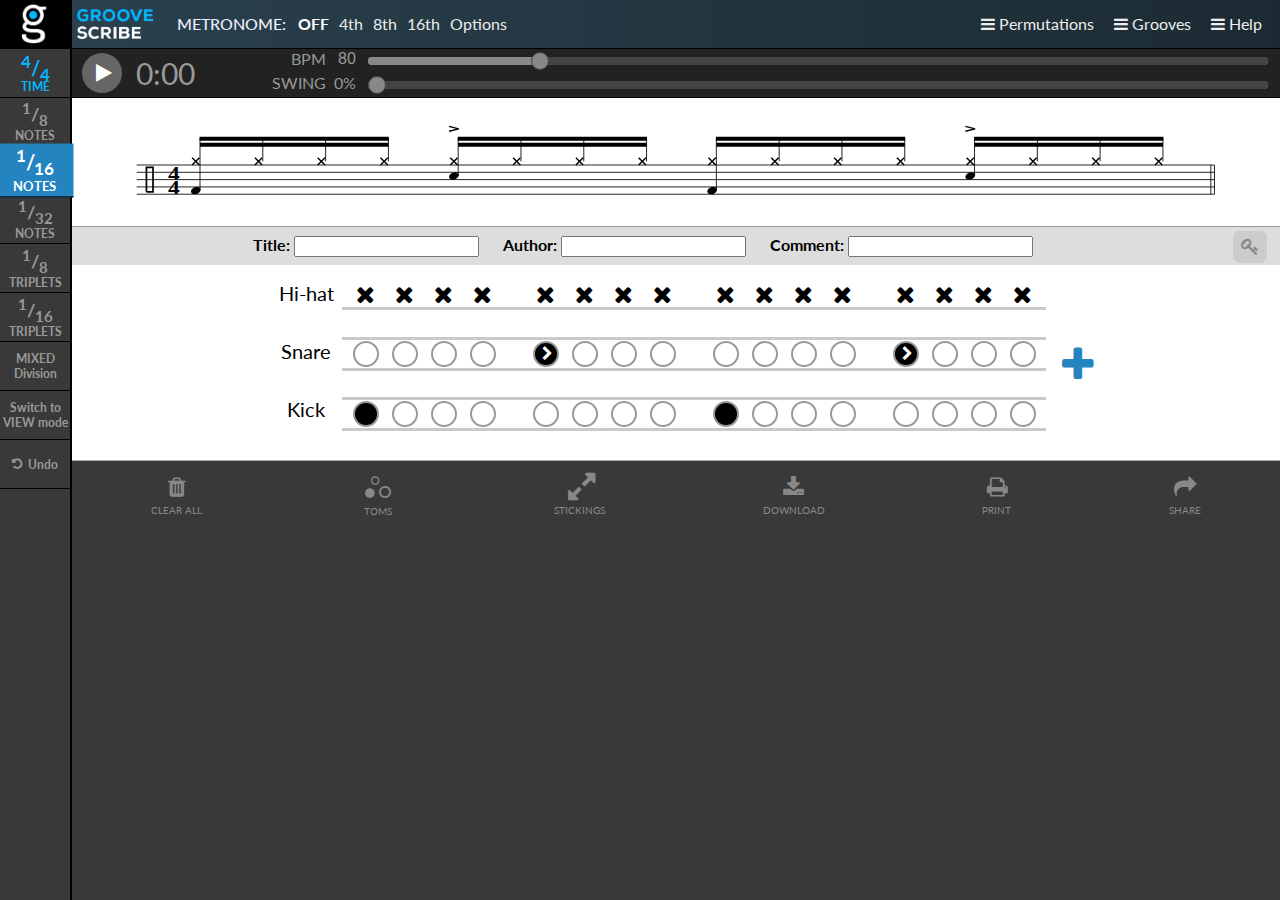
<file: index.html>
<!DOCTYPE html>
<html unused_manifest="gscribe.manifest">
	<!-- HTML for the Groove Writer part of the Groove Scribe HTML application -->
	<!--Copyright 2015-2020 Lou Montulli, Mike Johnston  GPL V2.0 Please See LICENSE.txt for more details -->

    <head>
		<title>Groove Scribe</title>

		<meta name="apple-mobile-web-app-capable" content="yes">
		<meta name="mobile-web-app-capable" content="yes">
		<link rel="icon" sizes="192x192" href="images/gscribe-icon-192.png">
		<link rel="icon" sizes="96x96" href="images/gscribe-icon-96.png">
		<link rel="apple-touch-icon" href="images/apple-touch-icon.png">

		<!--meta property="og:image" content="https://gs.davedrums.com.au/groove/images/GScribe_Logo_on_orange.png"> -->
		<meta property="og:description" content="Groove Scribe allows drummers to easily create grooves, listen, share, print sheet music, and more. Use the Groove Scribe to create new grooves, figure out the groove to your favorite song, or write down the groove to your latest tune."/>
		<meta property="og:site_name" content="GrooveScribe"/>

		<script>
			document.write('<meta property="og:image" content="https://gscribe-png-image.herokuapp.com/' + window.location.search + '">');
		</script>
		<meta property="og:image" content="https://gs.davedrums.com.au/groove/images/GScribe_Logo_on_orange.png">

		<link rel="stylesheet" type="text/css" href="font-awesome/4.7.0/css/font-awesome.min.css">
		<link rel="stylesheet" type="text/css" href="css/share-button.min.css">
	    <link rel="stylesheet" type="text/css" href="css/groove_writer_orange.css">
		<link rel="stylesheet" type="text/css" href="css/groove_display_orange.css">
		<link href='https://fonts.googleapis.com/css?family=Lato:400,700,300' rel='stylesheet' type='text/css'>

		<!--   Other peoples JS libraries    -->
		<!-- <script src="./MIDI.js/js/MIDI/MIDI.JS.min.js" type="text/javascript"></script> -->
		<script src="./MIDI.js/js/MIDI/AudioDetect.js" type="text/javascript"></script>
		<script src="./MIDI.js/js/MIDI/LoadPlugin.js" type="text/javascript"></script>
		<script src="./MIDI.js/js/MIDI/Plugin.js" type="text/javascript"></script>
		<script src="./MIDI.js/js/MIDI/Player.js" type="text/javascript"></script>
		<script src="./MIDI.js/inc/DOMLoader.XMLHttp.js" type="text/javascript"></script>
		<script src="./MIDI.js/inc/jasmid/stream.js"></script>
		<script src="./MIDI.js/inc/jasmid/midifile.js"></script>
		<script src="./MIDI.js/inc/jasmid/replayer.js"></script>
		<script src="./MIDI.js/inc/Base64.js"></script>
		<script src="./MIDI.js/inc/base64binary.js"></script>

		<!-- script to render ABC to an SVG image -->
		<script type="text/javascript" src="./js/abc2svg-1.js"></script>

		<!-- script to convert SVG to PNGs for download -->
		<script type="text/javascript" src="./js/pablo.min.js"></script>

		<!-- script for sharing to social sites -->
		<script src="js/share-button.min.js"></script>


		<!-- Minified version: <script src="./js/groove_writer.min.js" type="text/javascript"></script> -->

		<!-- jsmidgen for generating a midi file -->
		<script src="./js/jsmidgen.js" type="text/javascript"></script>
		<!--   our custom JS  -->
		<script src="js/groove_writer.js"></script>
		<script src="js/groove_utils.js"></script>
		<script src="js/grooves.js"></script>

		<script type="text/javascript">
			/*jslint browser:true evil:true on:true */
			/*global GrooveWriter, grooves */
			// instantiate a global instance of the GrooveWriterClass.    This page only uses one
			var myGrooveWriter = new GrooveWriter();
			if (myGrooveWriter.myGrooveUtils.grooveDBAuthoring) {
				document.write('<link rel="stylesheet" type="text/css" href="css/grooveDB_authoring.css">');
			}
			if (myGrooveWriter.myGrooveUtils.debugMode) {
				document.write('<link rel="stylesheet" type="text/css" href="css/groove_debug.css">');
			}
		</script>

    </head>
    <body>

	<div id="GrooveWriter">
		<div class="nonPrintable">
			<div id="LeftHandNav">
				<span id="divisionButtonContainer">
					<span id="logoInSubdivision" class="left-button-content"><img src="images/GScribe_Logo_lone_g.png"></span>
					<span class="left-button edit-block" id="timeLabel" onclick="myGrooveWriter.timeSigPopupOpen();"><span class="left-button-content"><span><span id="timeSigLabel" class="buttonFraction"><sup>4</sup>/<sub>4</sub></span><span id="timeSubLabel">TIME</span></span></span></span>
					<span class="left-button subdivision edit-block" id="subdivision_8ths"  onclick="myGrooveWriter.changeDivision(8);"><span class="left-button-content"><span><span class="buttonFraction"><sup>1</sup>/<sub>8</sub></span>NOTES</span></span></span>
					<span class="left-button subdivision edit-block" id="subdivision_16ths" onclick="myGrooveWriter.changeDivision(16);"><span class="left-button-content"><span><span class="buttonFraction"><sup>1</sup>/<sub>16</sub></span>NOTES</span></span></span>
					<span class="left-button subdivision edit-block" id="subdivision_32ths" onclick="myGrooveWriter.changeDivision(32);"><span class="left-button-content"><span><span class="buttonFraction"><sup>1</sup>/<sub>32</sub></span>NOTES</span></span></span>
					<span class="left-button subdivision edit-block" id="subdivision_12ths" onclick="myGrooveWriter.changeDivision(12);"><span class="left-button-content"><span><span class="buttonFraction"><sup>1</sup>/<sub>8</sub></span>TRIPLETS</span></span></span>
					<span class="left-button subdivision edit-block" id="subdivision_24ths" onclick="myGrooveWriter.changeDivision(24);"><span class="left-button-content"><span><span class="buttonFraction"><sup>1</sup>/<sub>16</sub></span>TRIPLETS</span></span></span>
					<span class="left-button subdivision edit-block" id="subdivision_48ths" onclick="myGrooveWriter.changeDivision(48);"><span class="left-button-content"><span>MIXED<br>Division</span></span></span>

					<script>
						if (!myGrooveWriter.myGrooveUtils.grooveDBAuthoring) {
							document.write('<span class="left-button" onclick="myGrooveWriter.swapViewEditMode();"><span class="left-button-content"><span id="view-edit-switch" >Switch to EDIT mode</span></span></span>');
						}
					</script>

					<script>
						if (myGrooveWriter.myGrooveUtils.is_touch_device()) {
							document.write('<span class="left-button edit-block" id="advancedEditAnchor" onclick="event.preventDefault(); myGrooveWriter.toggleAdvancedEdit()"><span class="left-button-content">Advanced Edit</span></span>');
						}
					</script>

					<span class="left-button edit-block" id="undoButton" onclick="myGrooveWriter.undoCommand();"><span class="left-button-content"><i class="fa fa-undo"></i>&nbsp;&nbsp;Undo</span></span>
				</span>

			</div>
			<div id="TopNav" class="fullWidthEle">
				<span id="logoTextUpperLeft"><img src="images/GScribe_Logo_word_stack.png"></span>
				<span id="upperLeft">
					<span id="metronomeContainer">
						<span id="metronomeLabel">METRONOME:</span>
						<span class="metronomeButton" id="metronomeOff" onclick="myGrooveWriter.setMetronomeFrequency(0);">OFF</span>
						<span class="metronomeButton" id="metronome4ths" onclick="myGrooveWriter.setMetronomeFrequency(4);">4th</span>
						<span class="metronomeButton" id="metronome8ths" onclick="myGrooveWriter.setMetronomeFrequency(8);">8th</span>
						<span class="metronomeButton" id="metronome16ths" onclick="myGrooveWriter.setMetronomeFrequency(16);">16th</span>
						<span class="metronomeButton Options grooveDB_hidden" id="metronomeOptionsAnchor" onclick="myGrooveWriter.metronomeOptionsAnchorClick(event);">Options</span>
					</span>
				</span>
				<span id="upperRight">
					<span class="rightButtons grooveDB_hidden" id="permutationAnchor" onclick="myGrooveWriter.permutationAnchorClick(event);"><i class="fa fa-bars"></i> Permutations</span>
					<span class="rightButtons" id="groovesAnchor" onclick="myGrooveWriter.groovesAnchorClick(event);"><i class="fa fa-bars"></i> Grooves</span>
					<span class="rightButtons" id="helpAnchor" onclick="myGrooveWriter.helpAnchorClick(event);"><i class="fa fa-bars"></i> Help</span>
				</span>
			</div>
			<div id="midiPlayer" class="fullWidthEle"><!-- space for the midiplayer to be attached by the javascript --></div>
		</div>

		<div id="RightHandContent">
			<div class="nonPrintable">

				<div id="PermutationOptions">
					<script type="text/javascript">
							var genHTML = "";
							genHTML += myGrooveWriter.HTMLforPermutationOptions();
							document.write(genHTML);
					</script>
				</div>
			</div>

			<div class="Printable">
				<!-- rendering area -->
				<div id="sheetMusicDiv" class="fullWidthEle">
					<div id="svgTarget" class="svgTarget">
						<!-- space for the SVG sheet music to display -->
					</div>
				</div>
			</div>
			<div class="nonPrintable">

				<p class="warnings">Warnings:</p>
				<div class="warnings" id="diverr">
				</div>

				<div id="sheetMusicTextFields" class="fullWidthEle grooveDB_hidden edit-block">
					<span class="sheetMusicTextField"><b>Title:</b> <input class="sheetMusicInputField" id="tuneTitle" onchange="myGrooveWriter.refresh_ABC();" type="text"></span>
					<span class="sheetMusicTextField"><b>Author:</b> <input class="sheetMusicInputField" id="tuneAuthor" onchange="myGrooveWriter.refresh_ABC();"  type="text"></span>
					<span class="sheetMusicTextField"><b>Comment:</b> <input class="sheetMusicInputField" id="tuneComments" onchange="myGrooveWriter.refresh_ABC();"  type="text"></span>
					<span id='KeyButton'><input type="checkbox" class="hiddenCheckbox" id="showLegend" onclick="myGrooveWriter.refresh_ABC();"><label id="LegendLabel" for="showLegend"><i class="fa fa-key"></i></label></span>
				</div>

				<div id="musicalInput" class="fullWidthEle edit-block">
					<div id="measureContainer">
						<script type="text/javascript">
              var genHTML = "";
              var cur_measure;
              for (cur_measure = 1; cur_measure <= myGrooveWriter.numberOfMeasures(); cur_measure++) {
                genHTML += myGrooveWriter.HTMLforStaffContainer(cur_measure, (cur_measure - 1) * myGrooveWriter.notesPerMeasure());
              }
              document.write(genHTML);
              //console.log(genHTML);
						</script>
					</div>
				</div>


				<div id="bottomButtonRow" class="fullWidthEle">
					<span class="pageBottomButton edit-block" id="clearAllNotesButton" onclick="event.preventDefault(); myGrooveWriter.clearAllNotes();"><span class="bottomButtonIcon"><i class="fa fa-trash fa-2x"></i></span><span class="bottomButtonLabel">CLEAR ALL</span></span>
					<span class="pageBottomButton edit-block" id="showHideTomsButton" onclick="event.preventDefault(); myGrooveWriter.showHideToms(false, false);"><span class="bottomButtonIcon"><i id="icon-tom1" class="fa fa-circle"></i><i id="icon-tom2" class="fa fa-circle-o"></i><i id="icon-tom3" class="fa fa-circle-o"></i></span><span class="bottomButtonLabel">TOMS</span></span>
					<span class=" grooveDB_hidden pageBottomButton" id="stickingsButton" onclick="myGrooveWriter.stickingsAnchorClick();"><span class="bottomButtonLabel">STICKINGS</span></span>
					<span class=" grooveDB_hidden pageBottomButton" id="downloadButton" onclick="myGrooveWriter.DownloadAnchorClick();"><span class="bottomButtonIcon"><i class="fa fa-download fa-2x"></i></span><span class="bottomButtonLabel">DOWNLOAD</span></span>
					<span class=" grooveDB_hidden pageBottomButton" id="printButton" onclick="myGrooveWriter.printMusic();"><span class="bottomButtonIcon"><i class="fa fa-print fa-2x"></i></span><span class="bottomButtonLabel">PRINT</span></span>
					<span class=" grooveDB_hidden pageBottomButton" id="shareSaveButton" onclick="event.preventDefault(); myGrooveWriter.show_FullURLPopup();"><span class="bottomButtonIcon"><i class="fa fa-share fa-2x"></i></span><span class="bottomButtonLabel">SHARE</span></span>
				</div>

				<div id="midiTextOutput">
				</div>

				<span id="hiddenDescription">
					GrooveScribe allows drummers to easily create grooves, listen, share, print sheet music, and more.
					Use the GrooveScribe to create new grooves, figure out the groove to your favorite song,
					or write down the groove to your latest tune.
				</span>

				<!-- GrooveDB output area -->
				<div id="GrooveDB_MetaData" class="grooveDB_show" style="display:none;">
					<div id="grooveDBInstructions">
					This is the text that should be added to the GrooveDB for this groove.  <br>
					<b>Copy and paste it into the GrooveDB edit window </b>
					</div>
					<div>
					<textarea id="GrooveDB_source" class="fullWidthEle"></textarea>
					</div>
				</div>

				<div id="debugDisplayArea">
					<span id="undoStack"></span>
					<span id="redoStack"></span>
					<span id="URLSearchData"></span>
					<!-- ABC notation -->
					<A href="" id="showHideABC" onclick="event.preventDefault(); myGrooveWriter.ShowHideABCResults();">Show/Hide ABC Notation</a>

					<div id="ABC_Results">
						ABC Notation is used for rendering the music.  You can see what is being generated below.
						You can even edit it.  <br>
						NOTE: whenever the page is modified, the ABC Notation below will be overwritten automatically. <br>
						For more information about ABC Notation go here: <a href="http://abcnotation.com/">http://abcnotation.com/</a>
						<p></p>
						<textarea id="ABCsource" rows="10" cols="72" ></textarea>
						<br>
						<button type="button" onclick="myGrooveWriter.displayNewSVG();">Re-render the music</button>
						<button type="button" onclick="myGrooveWriter.saveABCtoFile();">Save ABC to file</button>
					</div>
					<span id="debugOutput"></span>
				</div>

				<div id="totalPlayTime">
				</div>
			</div>
		</div>


		<!-- context menu that will pop up over notes in advaced edit mode or right click -->
		<div class="noteContextMenu">
			<ul id="metronomeOptionsContextMenu" class="list">
				<li class="metronomeOptionsContextMenuItem" id="metronomeOptionsContextMenuSolo"      onclick='myGrooveWriter.metronomeOptionsMenuPopupClick("Solo");'  title="Just hear the metronome." >Solo</li>
				<li class="metronomeOptionsContextMenuItem" id="metronomeOptionsContextMenuSpeedUp"   onclick='myGrooveWriter.metronomeOptionsMenuPopupClick("SpeedUp");' title="Increase the tempo automatically" >Auto speed up</li>
				<li class="metronomeOptionsContextMenuItem" id="metronomeOptionsContextMenuCountIn"   onclick='myGrooveWriter.metronomeOptionsMenuPopupClick("CountIn");' title="One measure of metronome count in at the start" >Count it in</li>
				<li class="metronomeOptionsContextMenuItem" id="metronomeOptionsContextMenuOffTheOne" onclick='myGrooveWriter.metronomeOptionsMenuPopupClick("OffTheOne");' title="Click on the e, &, or a">Offset click</li>
				<!--
				<li id="metronomeOptionsContextMenuDropper"   onclick='myGrooveWriter.metronomeOptionsMenuPopupClick("Dropper")'  >Beat Dropper</li>
				-->
			</ul>
		</div>
		<div class="noteContextMenu">
			<ul id="metronomeOptionsOffsetClickContextMenu" class="list">
				<li class="metronomeOptionsOffsetClickContextMenuItem menuChecked" id="metronomeOptionsOffsetClickContextMenuOnThe1"   onclick='myGrooveWriter.metronomeOptionsMenuOffsetClickPopupClick("1");'>Start on "<b>1</b>"</li>
				<li class="metronomeOptionsOffsetClickContextMenuItem" id="metronomeOptionsOffsetClickContextMenuOnTheE"   onclick='myGrooveWriter.metronomeOptionsMenuOffsetClickPopupClick("E");'>Start on "<b>E</b>"</li>
				<li class="metronomeOptionsOffsetClickContextMenuItem" id="metronomeOptionsOffsetClickContextMenuOnTheAND" onclick='myGrooveWriter.metronomeOptionsMenuOffsetClickPopupClick("AND");'>Start on "<b>&amp;</b>"</li>
				<li class="metronomeOptionsOffsetClickContextMenuItem" id="metronomeOptionsOffsetClickContextMenuOnTheA"   onclick='myGrooveWriter.metronomeOptionsMenuOffsetClickPopupClick("A");'>Start on "<b>A</b>"</li>
				<li class="metronomeOptionsOffsetClickContextMenuItem" id="metronomeOptionsOffsetClickContextMenuOnTheROTATE"  onclick='myGrooveWriter.metronomeOptionsMenuOffsetClickPopupClick("ROTATE");'>Rotate through</li>
			</ul>
		</div>
		<div class="noteContextMenu">
			<ul id="metronomeOptionsOffsetClickForTripletsContextMenu" class="list">
				<li class="metronomeOptionsOffsetClickContextMenuItem menuChecked" id="metronomeOptionsOffsetClickContextMenuOnThe1Triplet"  onclick='myGrooveWriter.metronomeOptionsMenuOffsetClickPopupClick("1");'>Start on "<b>1</b>"</li>
				<li class="metronomeOptionsOffsetClickContextMenuItem" id="metronomeOptionsOffsetClickContextMenuOnTheTI" onclick='myGrooveWriter.metronomeOptionsMenuOffsetClickPopupClick("TI");'>Start on "<b>&amp;</b>"</li>
				<li class="metronomeOptionsOffsetClickContextMenuItem" id="metronomeOptionsOffsetClickContextMenuOnTheTA" onclick='myGrooveWriter.metronomeOptionsMenuOffsetClickPopupClick("TA");'>Start on "<b>A</b>"</li>
				<li class="metronomeOptionsOffsetClickContextMenuItem" id="metronomeOptionsOffsetClickContextMenuOnTheROTATE"   onclick='myGrooveWriter.metronomeOptionsMenuOffsetClickPopupClick("ROTATE");'>Rotate through</li>
			</ul>
		</div>
		<div class="noteContextMenu">
			<ul id="stickingContextMenu" class="list">
				<li onclick='myGrooveWriter.notePopupClick("sticking", "off");'>Off</li>
				<li onclick='myGrooveWriter.notePopupClick("sticking","right");'><b>R</b>ight</li>
				<li onclick='myGrooveWriter.notePopupClick("sticking","left");'><b>L</b>eft</li>
				<li onclick='myGrooveWriter.notePopupClick("sticking","both");'><b>R/L</b></li>
				<li onclick='myGrooveWriter.notePopupClick("sticking", "count");'>Count</li>
			</ul>
		</div>
		<div class="noteContextMenu">
			<ul id="hhContextMenu" class="list">
				<li onclick='myGrooveWriter.notePopupClick("hh", "off");'>Off</li>
				<li onclick='myGrooveWriter.notePopupClick("hh","normal");'>Hi-hat normal</li>
				<li onclick='myGrooveWriter.notePopupClick("hh","open");'>Hi-hat open</li>
				<!-- <li onclick='myGrooveWriter.notePopupClick("hh","close");'>Hi-hat closed</li> -->
				<li onclick='myGrooveWriter.notePopupClick("hh","accent");'>Hi-hat accent</li>
				<li onclick='myGrooveWriter.notePopupClick("hh","crash");'>Crash</li>
				<li onclick='myGrooveWriter.notePopupClick("hh","ride");'>Ride</li>
				<li onclick='myGrooveWriter.notePopupClick("hh","ride_bell");'>Ride Bell</li>
				<li onclick='myGrooveWriter.notePopupClick("hh","cow_bell");'>Cow Bell</li>
				<li onclick='myGrooveWriter.notePopupClick("hh","stacker");'>Stacker</li>
				<li onclick='myGrooveWriter.notePopupClick("hh","metronome_normal");'>Click</li>
				<li onclick='myGrooveWriter.notePopupClick("hh","metronome_accent");'>Click - accent</li>
			</ul>
		</div>
		<div class="noteContextMenu">
			<ul id="tom1ContextMenu" class="list">
				<li onclick='myGrooveWriter.notePopupClick("tom1", "off");'>Off</li>
				<li onclick='myGrooveWriter.notePopupClick("tom1", "normal");'>Tom Normal</li>
			</ul>
		</div>
		<div class="noteContextMenu">
			<ul id="tom4ContextMenu" class="list">
				<li onclick='myGrooveWriter.notePopupClick("tom4", "off");'>Off</li>
				<li onclick='myGrooveWriter.notePopupClick("tom4", "normal");'>Tom Normal</li>
			</ul>
		</div>
		<div class="noteContextMenu">
			<ul id="snareContextMenu" class="list">
				<li onclick='myGrooveWriter.notePopupClick("snare", "off");'>Off</li>
				<li onclick='myGrooveWriter.notePopupClick("snare", "normal");'>Snare Normal</li>
				<li onclick='myGrooveWriter.notePopupClick("snare", "accent");'>Snare Accent</li>
				<li onclick='myGrooveWriter.notePopupClick("snare", "ghost");'>Ghost Note</li>
				<li onclick='myGrooveWriter.notePopupClick("snare", "xstick");'>Cross Stick</li>
				<li onclick='myGrooveWriter.notePopupClick("snare", "buzz");'>Buzz Stroke</li>
				<li onclick='myGrooveWriter.notePopupClick("snare", "flam");'>Flam</li>
			</ul>
		</div>
		<div class="noteContextMenu">
			<ul id="kickContextMenu" class="list">
				<li onclick='myGrooveWriter.notePopupClick("kick", "off");'>Off</li>
				<li onclick='myGrooveWriter.notePopupClick("kick", "normal");'>Kick Normal</li>
				<li onclick='myGrooveWriter.notePopupClick("kick", "splash");'>Hi-hat foot</li>
				<li onclick='myGrooveWriter.notePopupClick("kick", "kick_and_splash");'>Kick &amp; Hi-hat foot</li>
			</ul>
		</div>
		<div class="noteContextMenu">
			<ul id="stickingsLabelContextMenu" class="list">
				<li onclick='myGrooveWriter.noteLabelPopupClick("stickings", "all_off");'>all <b>Off</b></li>
				<li onclick='myGrooveWriter.noteLabelPopupClick("stickings", "alternate");'>alternate <b>R</b>/<b>L</b></li>
				<li onclick='myGrooveWriter.noteLabelPopupClick("stickings", "all_right");'>all <b>R</b>s</li>
				<li onclick='myGrooveWriter.noteLabelPopupClick("stickings", "all_left");'>all <b>L</b>s</li>
				<li onclick='myGrooveWriter.noteLabelPopupClick("stickings", "all_count");'><b>C</b>ounts</li>
				<li onclick='myGrooveWriter.noteLabelPopupClick("stickings", "cancel");'>cancel</li>
			</ul>
		</div>
		<div class="noteContextMenu">
			<ul id="hhLabelContextMenu" class="list">
				<li onclick='myGrooveWriter.noteLabelPopupClick("hh", "all_off");'>all Hi-hats <b>Off</b></li>
				<li onclick='myGrooveWriter.noteLabelPopupClick("hh", "all_on");'>all Hi-hats <b>On</b></li>
				<li onclick='myGrooveWriter.noteLabelPopupClick("hh", "downbeats");'>downbeats</li>
				<li onclick='myGrooveWriter.noteLabelPopupClick("hh", "upbeats");'>upbeats</li>
				<li id='mute_hh_menu_item' onclick='myGrooveWriter.noteLabelPopupClick("hh", "mute");'>mute HH sound</li>
				<li onclick='myGrooveWriter.noteLabelPopupClick("hh", "cancel");'>cancel</li>
			</ul>
		</div>
		<div class="noteContextMenu">
			<ul id="tom1LabelContextMenu" class="list">
				<li onclick='myGrooveWriter.noteLabelPopupClick("tom1", "all_off");'>all Toms <b>Off</b></li>
				<li onclick='myGrooveWriter.noteLabelPopupClick("tom1", "all_on");'>all Toms <b>On</b></li>
				<li id='mute_tom1_menu_item' onclick='myGrooveWriter.noteLabelPopupClick("tom1", "mute");'>mute tom sound</li>
				<li onclick='myGrooveWriter.noteLabelPopupClick("tom1", "cancel");'>cancel</li>
			</ul>
		</div>
		<div class="noteContextMenu">
			<ul id="tom4LabelContextMenu" class="list">
				<li onclick='myGrooveWriter.noteLabelPopupClick("tom4", "all_off");'>all Toms <b>Off</b></li>
				<li onclick='myGrooveWriter.noteLabelPopupClick("tom4", "all_on");'>all Toms <b>On</b></li>
				<li id='mute_tom4_menu_item' onclick='myGrooveWriter.noteLabelPopupClick("tom4", "mute");'>mute tom sound</li>
				<li onclick='myGrooveWriter.noteLabelPopupClick("tom4", "cancel");'>cancel</li>
			</ul>
		</div>
		<div class="noteContextMenu">
			<ul id="snareLabelContextMenu" class="list">
				<li onclick='myGrooveWriter.noteLabelPopupClick("snare", "all_off");'>all Snares <b>Off</b></li>
				<li onclick='myGrooveWriter.noteLabelPopupClick("snare", "all_on");'>all <b>Accented</b></li>
				<li onclick='myGrooveWriter.noteLabelPopupClick("snare", "all_on_normal");'>all <b>Normal</b></li>
				<li onclick='myGrooveWriter.noteLabelPopupClick("snare", "all_on_ghost");'>all <b>Ghosts</b></li>
				<li id='mute_snare_menu_item' onclick='myGrooveWriter.noteLabelPopupClick("snare", "mute");'>mute snare sound</li>
				<li onclick='myGrooveWriter.noteLabelPopupClick("snare", "cancel");'>cancel</li>
			</ul>
		</div>
		<div class="noteContextMenu">
			<ul id="kickLabelContextMenu" class="list">
				<li onclick='myGrooveWriter.noteLabelPopupClick("kick", "all_off");'>all Kicks <b>Off</b></li>
				<li onclick='myGrooveWriter.noteLabelPopupClick("kick", "all_on");'>all Kicks <b>On</b></li>
				<li onclick='myGrooveWriter.noteLabelPopupClick("kick", "hh_foot_nums_on");'>HH foot #'s <b>On</b></li>
				<li onclick='myGrooveWriter.noteLabelPopupClick("kick", "hh_foot_ands_on");'>HH foot &'s <b>On</b></li>
				<li id='mute_kick_menu_item' onclick='myGrooveWriter.noteLabelPopupClick("kick", "mute");'>mute kick sound</li>
				<li onclick='myGrooveWriter.noteLabelPopupClick("kick", "cancel");'>cancel</li>
			</ul>
		</div>
		<div class="noteContextMenu">
			<ul id="permutationContextMenu" class="list">
				<li onclick='myGrooveWriter.permutationPopupClick("none");'><b>None</b></li>
				<li onclick='myGrooveWriter.permutationPopupClick("kick_16ths");'><b>Kick</b> Permutation</li>
				<li onclick='myGrooveWriter.permutationPopupClick("snare_16ths");'><b>Snare</b> Permutation</li>
			</ul>
		</div>
		<div class="noteContextMenu">
			<ul id="helpContextMenu" class="list">
				<li onclick='myGrooveWriter.helpMenuPopupClick("undo");'>Undo (Ctrl-Z)</li>
				<li onclick='myGrooveWriter.helpMenuPopupClick("redo");'>Redo (Ctrl-Y)</li>
				<li onclick='myGrooveWriter.helpMenuPopupClick("help");'>Help</li>
				<li onclick='myGrooveWriter.helpMenuPopupClick("about");'>About</li>
			</ul>
		</div>
		<div class="noteContextMenu">
			<ul id="stickingsContextMenu" class="list" style="width: 200px;">
				<li onclick='myGrooveWriter.stickingsShowHideToggle();'><b>Show or Hide stickings</b></li>
				<li onclick='myGrooveWriter.stickingsReverseRL();'><b>Reverse stickings R/L</b></li>
			</ul>
		</div>
		<div class="noteContextMenu">
			<ul id="downloadContextMenu" class="list" style="width: 200px;">
				<li onclick='myGrooveWriter.SVGSaveAs();'><b>Download SVG Images</b></li>
				<li onclick='myGrooveWriter.PNGSaveAs();'><b>Download PNG Images</b></li>
				<li onclick='myGrooveWriter.MIDISaveAs();'><b>Download MIDI file</b></li>
			</ul>
		</div>
		<div id="grooveListWrapper">
			<script>
				document.write(grooves.getGroovesAsHTML());
			</script>
		</div>

		<!-- dialog for the TIME label, hidden by default -->
		<div id="timeSigPopup">
			<div id="timeSigPopupTitle">Choose a Time Signature</div>
			<div id="timeSigPopupOptions">
			 <select id="timeSigPopupTimeSigTop">
			  <option value="2">2</option>
			  <option value="3">3</option>
			  <option selected value="4">4</option>
			  <option value="5">5</option>
			  <option value="6">6</option>
			  <option value="7">7</option>
			  <option value="8">8</option>
			  <option value="9">9</option>
			  <option value="10">10</option>
			  <option value="11">11</option>
			  <option value="12">12</option>
			  <option value="13">13</option>
			  <option value="14">14</option>
			  <option value="15">15</option>
			</select>
			<b id="timeSigPopupSlash">/</b>
			<select id="timeSigPopupTimeSigBottom">
			  <option selected value="4">4</option>
			  <option value="8">8</option>
			  <option value="16">16</option>
			</select>
			</div>
			<div id="timeSigPopupButtons">
			<button id="timeSigPopupCancel" onclick="myGrooveWriter.timeSigPopupClose('cancel');">Cancel</button>
			<button id="timeSigPopupOK" onclick="myGrooveWriter.timeSigPopupClose('ok');">Done</button>
			</div>
		</div>

		<!-- this is used by the share/save button, and is hidden by default -->
		<div id="fullURLPopup">
			<span id="fullURLPopupCloseButton" onclick="myGrooveWriter.close_FullURLPopup();"><i class="fa fa-lg fa-times-circle"></i></span>
			<div id="fullURLPopupTitle">Share Your Groove</div>
			<div id="fullURLPopupSubTitle">Use this URL to share or save this groove</div>
			<div id="fullURLPopupSubSubTitle">(You can also bookmark this page)</div>
			<div id="fullURLPopupCheckboxes">
				<span><label  id="shortURLLabel" class="fullURLPopupCheckboxLabel"><input type="checkbox" id="shortenerCheckbox" onchange="myGrooveWriter.shortenerCheckboxChanged();">Short URL</label></span>
				<span><label id="embedCodeLabel" class="fullURLPopupCheckboxLabel"><input type="checkbox" id="embedCodeCheckbox" onchange="myGrooveWriter.embedCodeCheckboxChanged();">Embed Code</label></span>
			</div>
			<div id="fullURLPopupTextFieldContainer"><input type="text" id="fullURLPopupTextField"></div>
			<br>
			<div id="shareButtonContainer">
				<button id="fullURLPopupCopyButton" onclick="myGrooveWriter.copyShareURLToClipboard();">&nbsp;<i class="fa fa-copy"></i> &nbsp;COPY&nbsp;</button>
				&nbsp; &nbsp; &nbsp;
				<share-button id="shareButton"></share-button>
			</div>
		</div>


		<!-- this is used by the metronome auto speed up option menu, and is hidden by default -->
		<div id="metronomeAutoSpeedupConfiguration">
			<div id="metronomeAutoSpeedupOutputText">
				Increase <span id="metronomeAutoSpeedupTempoIncreaseAmountOutput">5</span> bpm in
				<span id="metronomeAutoSpeedupTempoIncreaseIntervalOutput">2</span> min
			</div>
			<div id="metronomeAutoSpeedupConfigurationKeepIncreasing">
				<input type="checkbox" checked id="metronomeAutoSpeedUpKeepGoingForever"><label for="metronomeAutoSpeedUpKeepGoingForever">Keep increasing after the first interval</label>
			</div>
			<div id="metronomeAutoSpeedupConfigurationSliders">
				<div id="metronomeAutoSpeedupConfigurationAmountLable">Amount in BPM</div>
				<input type=range min=1 max=100 value=5 class="metronomeAutoSpeedUpRange" id="metronomeAutoSpeedupTempoIncreaseAmount" oninput="myGrooveWriter.updateRangeLabel(event, 'metronomeAutoSpeedupTempoIncreaseAmountOutput');">
				<div id="metronomeAutoSpeedupConfigurationIntervalLable">Interval in Minutes</div>
				<input type=range min=1 max=20 value=2 class="metronomeAutoSpeedUpRange" id="metronomeAutoSpeedupTempoIncreaseInterval" step="1" oninput="myGrooveWriter.updateRangeLabel(event, 'metronomeAutoSpeedupTempoIncreaseIntervalOutput');">
			</div>
			<div id="metronomeAutoSpeedupCloseButtonDiv">
				<button id="metronomeAutoSpeedupConfigurationCloseButton" onclick="myGrooveWriter.close_MetronomeAutoSpeedupConfiguration('ok');">Done</button>
			</div>
		</div>


		<script>
			// set up the page after it has fully loaded
			window.onload = function () { 'use strict';
				myGrooveWriter.runsOnPageLoad();   // Initialize the notes
			};
		</script>


	</div>

    </body>
</html>
</file>
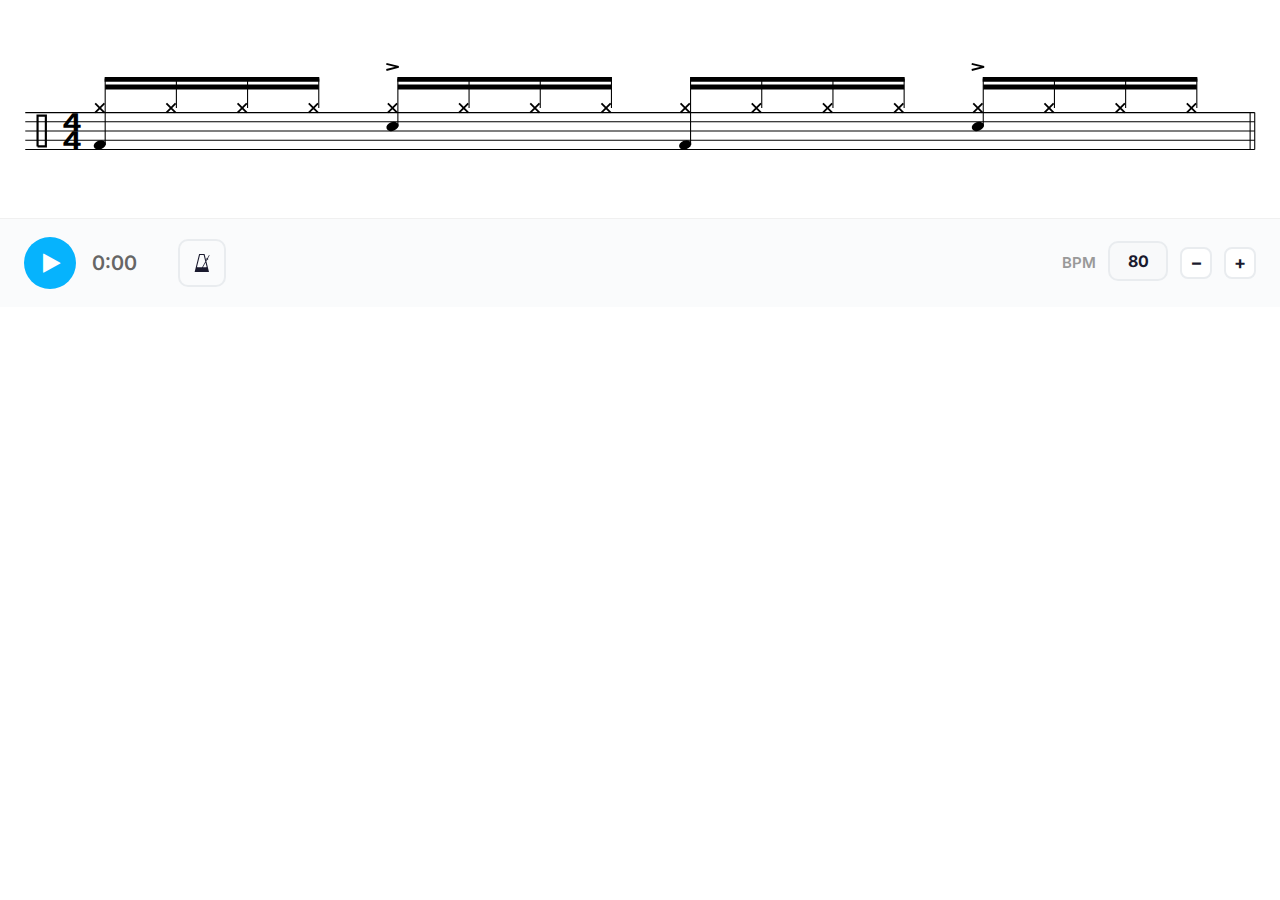
<file: GrooveEmbed-OLD.html>
<!DOCTYPE html>
<html>
  <head>
    <meta charset="utf-8" />
    <title>Embedded Groove</title>

    <meta name="viewport" content="width=device-width, initial-scale=1" />

    <script src="./js/groove_display.js"></script>

    <!-- Font (Inter) -->
    <link rel="stylesheet" href="https://fonts.googleapis.com/css2?family=Inter:wght@400;500;600;700;800&display=swap">

    <style>
      html, body {
        margin: 0;
        padding: 0;
        overflow: hidden;
      }

      /* Apply font */
      .gs-embed, .gs-embed *{
        font-family:"Inter", system-ui, -apple-system, BlinkMacSystemFont, "Segoe UI", sans-serif;
      }
/* Remove SWING row */
      .swingRow {
        display: none !important;
      }

      /* ===========================
         EMBEDDED PLAYER STYLES
         =========================== */

      /* Centre BPM row vertically */
      .gs-embed [id^="tempoAndProgress"] .tempoRow {
        display: flex !important;
        align-items: center !important;
        height: 40px !important; /* clean centering */
        padding-top: 0 !important;
        padding-bottom: 0 !important;
      }

      /* BPM button group */
.gs-embed [id^="tempoAndProgress"] .bpmBtn{
  width:32px;
  height:32px;
  border-radius:8px;
  background:white;
  border:2px solid #e9ecef;
  color:#1a1a2e;
  display:inline-flex;
  align-items:center;
  justify-content:center;
  font-size:18px;
  font-weight:700;
  line-height:1;
  cursor:pointer;
  user-select:none;
  box-sizing:border-box;
  margin:0;
  transition:all 0.2s;
}

.gs-embed [id^="tempoAndProgress"] .bpmBtn:hover{
  border-color:#06b3fd;
  color:#06b3fd;
  background:white;
}

.gs-embed [id^="tempoAndProgress"] .bpmBtn:active{
  transform:translateY(1px);
}

      .gs-embed [id^="tempoAndProgress"] .bpmBtn:active{
        transform:translateY(1px);
      }

      
      /* Style BPM number (###) only */
      .gs-embed [id^="tempoAndProgress"] input[id^="tempoTextField"],
      .gs-embed [id^="tempoAndProgress"] .tempoTextField{
        font-size:16px !important;
        font-weight:700 !important;
        line-height:1 !important;
      /* Align BPM number with "BPM" text baseline */
        vertical-align:baseline !important;
        position:relative;
        top:-2px; /* adjust -1px or -2px if needed */
      /* Prevent BPM number side clipping */
          padding-top: 1px !important;
        padding-bottom: 1px !important;
        padding-left: 2px !important;
        padding-right: 2px !important;
        min-width: 3ch !important;
      }

      
      /* Hide the original BPM slider entirely */
      .gs-embed [id^="tempoAndProgress"] .tempoRow input[type="range"]{
        display:none !important;
      }

      /* Hide GrooveScribe logo button (inline SVG in your build) */
      .gs-embed .midiGSLogo,
      .gs-embed [id^="midiGSLogo"]{
        display:none !important;
        pointer-events:none !important;
      }
    </style>
  </head>

  <body class="gs-embed">
    <script>
      GrooveDisplay.AddGrooveDisplayToPage(location.search, true, true);
    </script>

    <script>
      (function(){
        function clamp(n,min,max){ return Math.max(min,Math.min(max,n)); }

        function hideGsLogoHard(){
          // Some builds re-apply styles after render; force-hide via inline style too.
          document.querySelectorAll(".midiGSLogo,[id^='midiGSLogo']").forEach(function(el){
            el.style.display = "none";
            el.style.pointerEvents = "none";
          });
        }

        function injectIntoWrap(wrap){
          if(!wrap) return;

          hideGsLogoHard();

          var tempoRow = wrap.querySelector(".tempoRow");
          var tempoField =
            wrap.querySelector('[id^="tempoTextField"]') ||
            wrap.querySelector(".tempoTextField") ||
            wrap.querySelector('input[type="text"]');

          if(!tempoRow || !tempoField) return;

          // Prevent duplicate injection per instance
          if(tempoRow.querySelector(".bpmBtns")) return;

          // Make BPM field editable (text + buttons both control tempo)
          tempoField.readOnly = false;
          tempoField.style.cursor = "text";
          
          // Forward typed BPM changes to the hidden slider (GS source of truth)
          tempoField.addEventListener("change", function(){
            var slider = wrap.querySelector('input[type="range"]');
            if(!slider) return;
            var v = parseInt(tempoField.value, 10);
            if(Number.isNaN(v)) return;
            v = clamp(v, 30, 300);
            slider.value = String(v);
            tempoField.value = String(v);
            
            slider.dispatchEvent(new Event("input", { bubbles:true }));
            slider.dispatchEvent(new Event("change", { bubbles:true }));
          });

          var btnWrap = document.createElement("span");
          btnWrap.className = "bpmBtns";
          btnWrap.innerHTML =
            '<span class="bpmBtn" data-d="-5">–</span>' +
            '<span class="bpmBtn" data-d="5">+</span>';

          tempoRow.appendChild(btnWrap);

          btnWrap.addEventListener("click", function(e){
            var btn = e.target.closest(".bpmBtn");
            if(!btn) return;

            var delta = parseInt(btn.getAttribute("data-d"), 10) || 0;

            // Drive the hidden slider: this is what GrooveScribe reliably listens to
            var slider = wrap.querySelector('input[type="range"]');
            if(!slider) return;

            var cur = parseInt(slider.value, 10);
            if(Number.isNaN(cur)) cur = parseInt(tempoField.value, 10) || 80;

            var next = clamp(cur + delta, 30, 300);

            slider.value = String(next);
            tempoField.value = String(next);

            slider.dispatchEvent(new Event("input", { bubbles: true }));
            slider.dispatchEvent(new Event("change", { bubbles: true }));
          });
        }

        function injectAll(){
          hideGsLogoHard();
          document.querySelectorAll('[id^="tempoAndProgress"]').forEach(function(wrap){
            injectIntoWrap(wrap);
          });
        }

        // GrooveScribe builds UI async — retry briefly
        var tries = 0;
        var iv = setInterval(function(){
          tries++;
          injectAll();

          // Stop once every instance has buttons (or we time out)
          var wraps = document.querySelectorAll('[id^="tempoAndProgress"]');
          var allDone = wraps.length > 0 && Array.prototype.every.call(wraps, function(w){
            var row = w.querySelector(".tempoRow");
            return row && row.querySelector(".bpmBtns");
          });

          if(allDone || tries > 120){
            clearInterval(iv);
          }
        }, 50);
      })();
    </script>

    <script>
      function sendGrooveHeight() {
        var container = document.body;
        var height =
          container.scrollHeight ||
          container.getBoundingClientRect().height ||
          0;

        height = Math.ceil(height) + 20;

        window.parent.postMessage(
          { type: "grooveHeight", height: height },
          "*"
        );
      }

      window.addEventListener("load", function () {
        setTimeout(sendGrooveHeight, 200);
      });

      window.addEventListener("resize", function () {
        setTimeout(sendGrooveHeight, 100);
      });
    </script>
  </body>
</html>
</file>
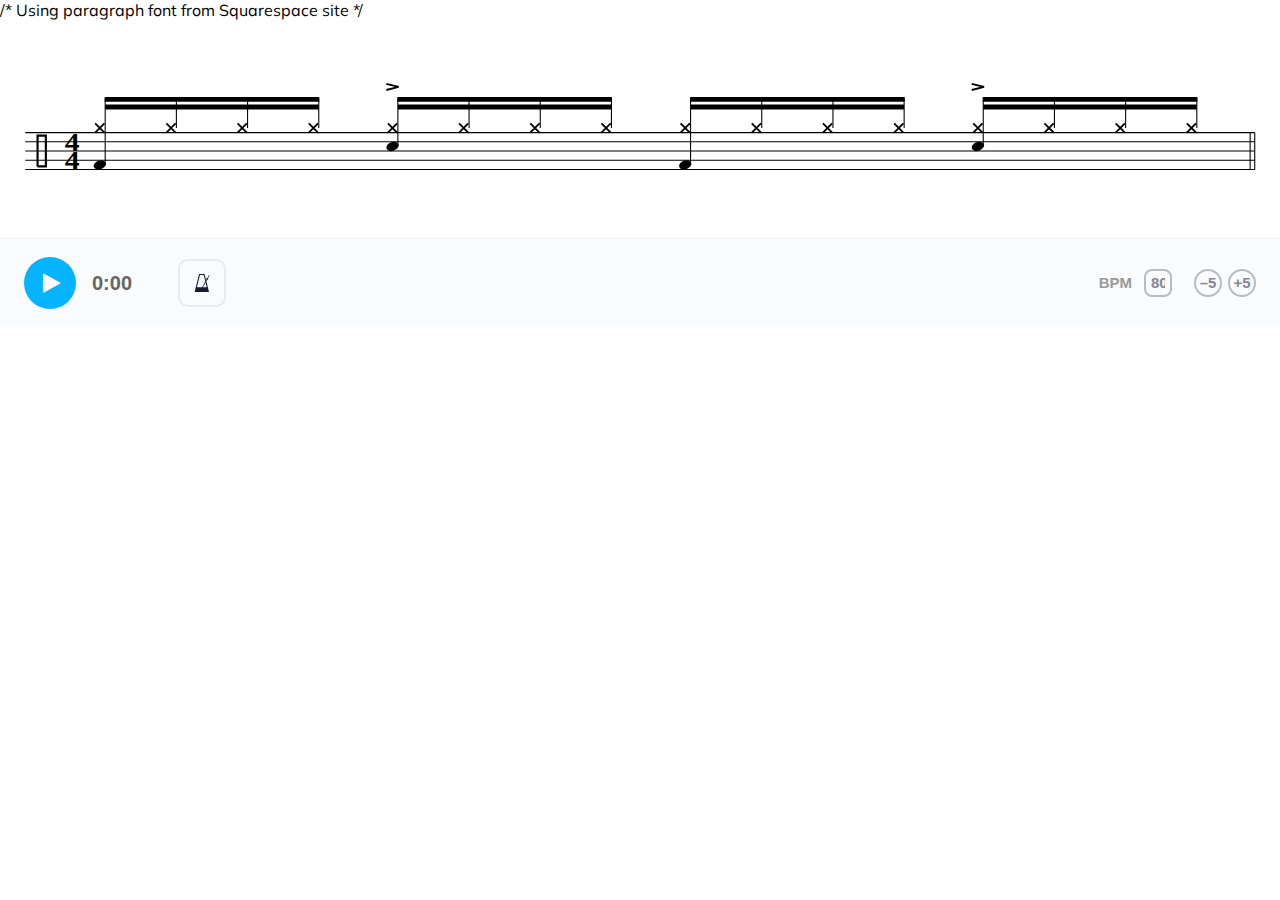
<file: GrooveEmbed.html>
<!DOCTYPE html>
<html>
  <head>
    <meta charset="utf-8" />
    <title>Embedded Groove</title>

    <meta name="viewport" content="width=device-width, initial-scale=1" />

    <script src="./js/groove_display.js"></script>

    /* Using paragraph font from Squarespace site */
    <link href="https://fonts.googleapis.com/css2?family=Muli:wght@400;600;700&display=swap" rel="stylesheet">

    <style>
      html, body {
        margin: 0;
        padding: 0;
        overflow: hidden;
      }
      
      /* Using paragraph font from Squarespace site */
      .gs-embed{
        font-family: "Muli", system-ui, -apple-system, BlinkMacSystemFont, "Segoe UI", sans-serif;
      }

      /* Remove SWING row */
      .swingRow {
        display: none !important;
      }

      /* ===========================
         EMBED-ONLY SCALABLE STYLES
         Targets ALL instances:
         tempoAndProgress1, 2, 3...
         =========================== */

      /* Centre BPM row vertically */
      .gs-embed [id^="tempoAndProgress"] .tempoRow {
        display: flex !important;
        align-items: center !important;
        height: 40px !important; /* clean centering */
        padding-top: 0 !important;
        padding-bottom: 0 !important;
      }

      /* BPM button group */
      .gs-embed [id^="tempoAndProgress"] .bpmBtns{
        display:flex;
        align-items:center;
        gap:6px;
        margin-left:10px;
      }

      .gs-embed [id^="tempoAndProgress"] .bpmBtn{
        width: 28px;
        height: 28px;
        border: 2px solid rgba(0,0,0,0.25);
        border-radius: 999px;
        background: transparent;
        color: #878795;
        display: inline-flex;
        align-items: center;
        justify-content: center;
        font-size: 15px;
        font-weight: 600;
        line-height: 1;
        cursor: pointer;
        user-select: none;
      }

      .gs-embed [id^="tempoAndProgress"] .bpmBtn:active{
        transform:translateY(1px);
      }

      /* BPM text field */
      .gs-embed [id^="tempoAndProgress"] .tempoTextField,
      .gs-embed [id^="tempoAndProgress"] input[id^="tempoTextField"]{
        background:transparent !important;
        color: #878795;
        border: 2px solid rgba(0,0,0,0.25) !important;
        border-radius:8px !important;
        height:28px !important;
        width:28px !important;
        padding: 0 5px;
        text-align:center !important;
        font-size:15px !important;
        font-weight:600 !important;
        outline:none !important;
        
      }

      .gs-embed [id^="tempoAndProgress"] .tempoTextField:focus,
      .gs-embed [id^="tempoAndProgress"] input[id^="tempoTextField"]:focus{
        box-shadow:none !important;
      }

      /* Hide the BPM slider entirely (we drive it programmatically) */
      .gs-embed [id^="tempoAndProgress"] .tempoRow input[type="range"]{
        display:none !important;
      }
@media (max-width: 600px){
  .gs-embed [id^="tempoAndProgress"] .tempoTextField,
  .gs-embed [id^="tempoAndProgress"] input[id^="tempoTextField"]{
    font-size:15px !important;
  }
}

      /* Hide GrooveScribe logo button (inline SVG in your build) */
      .gs-embed .midiGSLogo,
      .gs-embed [id^="midiGSLogo"]{
        display:none !important;
        pointer-events:none !important;
      }
    </style>
  </head>

  <body class="gs-embed">
    <script>
      GrooveDisplay.AddGrooveDisplayToPage(location.search, true, true);
    </script>

    <script>
      (function(){
        function clamp(n,min,max){ return Math.max(min,Math.min(max,n)); }

        function hideGsLogoHard(){
          // Some builds re-apply styles after render; force-hide via inline style too.
          document.querySelectorAll(".midiGSLogo,[id^='midiGSLogo']").forEach(function(el){
            el.style.display = "none";
            el.style.pointerEvents = "none";
          });
        }

        function injectIntoWrap(wrap){
          if(!wrap) return;

          hideGsLogoHard();

          var tempoRow = wrap.querySelector(".tempoRow");
          var tempoField =
            wrap.querySelector('[id^="tempoTextField"]') ||
            wrap.querySelector(".tempoTextField") ||
            wrap.querySelector('input[type="text"]');

          if(!tempoRow || !tempoField) return;

          // Prevent duplicate injection per instance
          if(tempoRow.querySelector(".bpmBtns")) return;

          // Keep BPM field editable
          tempoField.readOnly = false;
          tempoField.style.cursor = "text";

          var btnWrap = document.createElement("span");
          btnWrap.className = "bpmBtns";

          // Order: -5, BPM ### (existing field), +5
          btnWrap.innerHTML =
            '<span class="bpmBtn" data-d="-5">–5</span>' +
            '<span class="bpmBtn" data-d="5">+5</span>';

          // Insert buttons right after the BPM field (keeps layout: -1 -5 [BPM] +5 +1)
          // If the BPM field is inside the row, insert buttons immediately after it.
          if (tempoField.parentNode === tempoRow) {
            tempoRow.insertBefore(btnWrap, tempoField.nextSibling);
          } else {
            // Fallback: append to row
            tempoRow.appendChild(btnWrap);
          }

          btnWrap.addEventListener("click", function(e){
            var btn = e.target.closest(".bpmBtn");
            if(!btn) return;

            var delta = parseInt(btn.getAttribute("data-d"), 10) || 0;

            // Drive the hidden slider: this is what GrooveScribe reliably listens to
            var slider = wrap.querySelector('input[type="range"]');
            if(!slider) return;

            var cur = parseInt(slider.value, 10);
            if(Number.isNaN(cur)) cur = parseInt(tempoField.value, 10) || 80;

            var next = clamp(cur + delta, 30, 300);

            slider.value = String(next);
            tempoField.value = String(next);

            slider.dispatchEvent(new Event("input", { bubbles: true }));
            slider.dispatchEvent(new Event("change", { bubbles: true }));
          });
        }

        function injectAll(){
          hideGsLogoHard();
          document.querySelectorAll('[id^="tempoAndProgress"]').forEach(function(wrap){
            injectIntoWrap(wrap);
          });
        }

        // GrooveScribe builds UI async — retry briefly
        var tries = 0;
        var iv = setInterval(function(){
          tries++;
          injectAll();

          // Stop once every instance has buttons (or we time out)
          var wraps = document.querySelectorAll('[id^="tempoAndProgress"]');
          var allDone = wraps.length > 0 && Array.prototype.every.call(wraps, function(w){
            var row = w.querySelector(".tempoRow");
            return row && row.querySelector(".bpmBtns");
          });

          if(allDone || tries > 120){
            clearInterval(iv);
          }
        }, 50);
      })();
    </script>

    <script>
      function sendGrooveHeight() {
        var container = document.body;
        var height =
          container.scrollHeight ||
          container.getBoundingClientRect().height ||
          0;

        height = Math.ceil(height) + 20;

        window.parent.postMessage(
          { type: "grooveHeight", height: height },
          "*"
        );
      }

      window.addEventListener("load", function () {
        setTimeout(sendGrooveHeight, 200);
      });

      window.addEventListener("resize", function () {
        setTimeout(sendGrooveHeight, 100);
      });
    </script>
  </body>
</html>
</file>
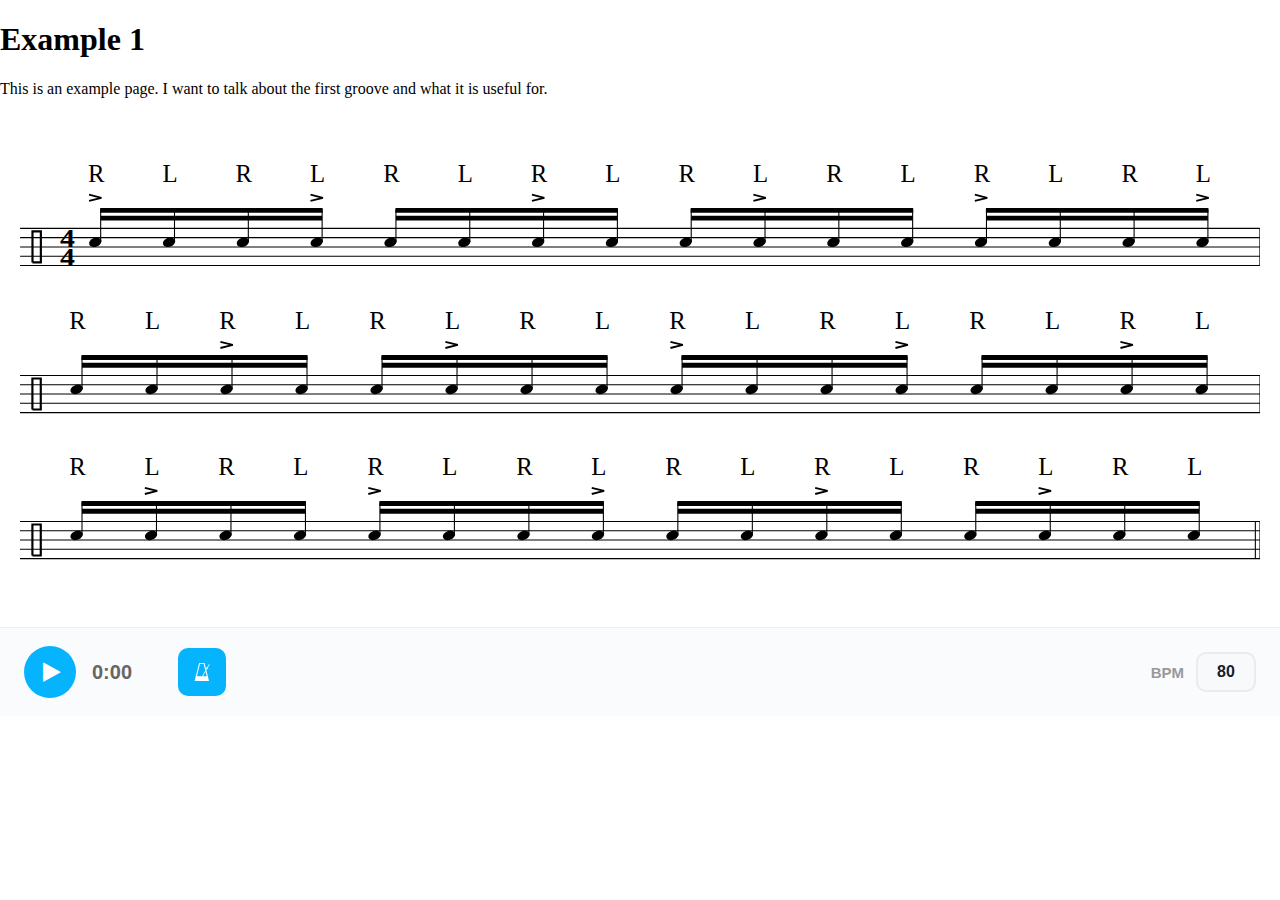
<file: GrooveEmbedSingle.html>
<!DOCTYPE html>
<html>
	<head>
		<title>Groove single Display</title>

		<script src="./js/groove_display.js"></script>

	</head>
	<body>
		<h1>Example 1</h1>
		This is an example page. I want to talk about the first groove and what it is useful for.
		<br>
		<script>
			GrooveDisplay.AddGrooveDisplayToPage('Mode=view&TimeSig=4/4&Div=16&Tempo=80&Measures=3&MetronomeFreq=4&H=|----------------|----------------|----------------|&S=|OooOooOooOooOooO|ooOooOooOooOooOo|oOooOooOooOooOoo|&K=|----------------|----------------|----------------|&Stickings=|RLRLRLRLRLRLRLRL|RLRLRLRLRLRLRLRL|RLRLRLRLRLRLRLRL|', true, true, true);
		</script>
	</body>
</html>
</file>
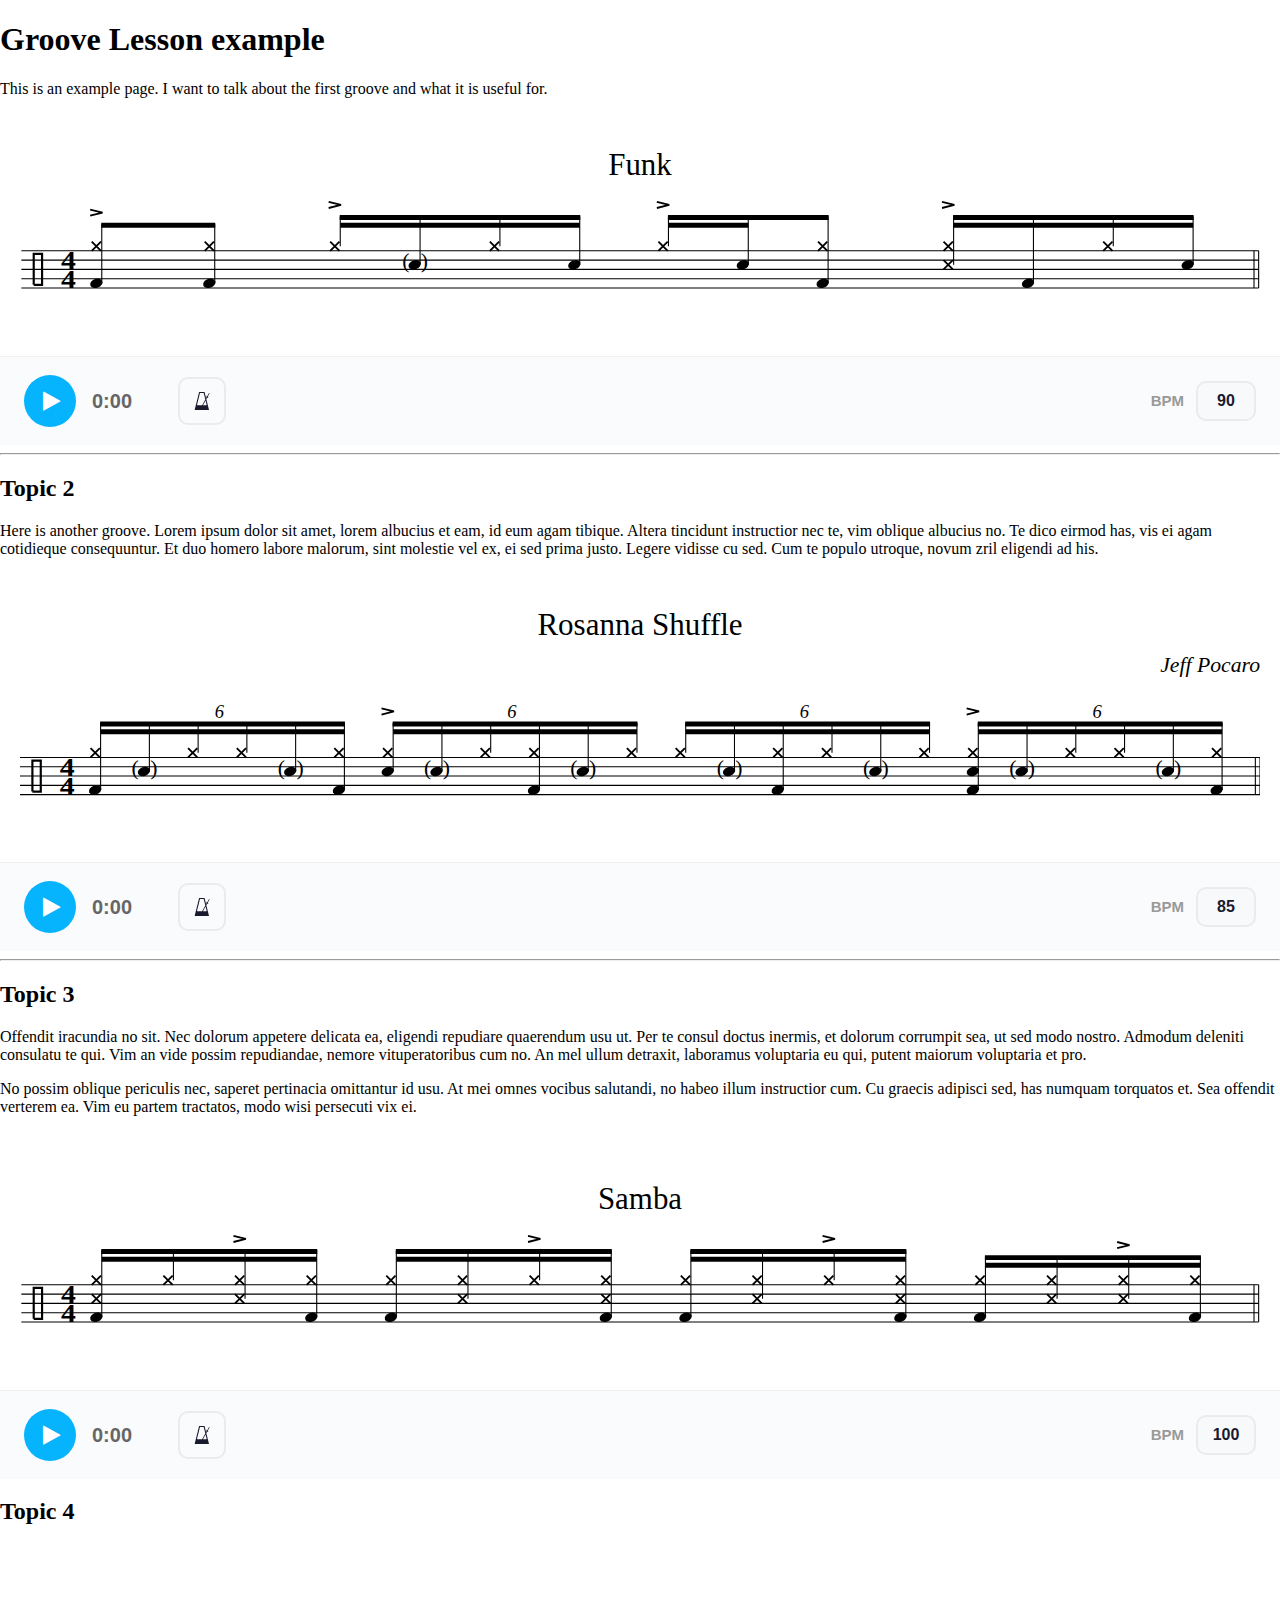
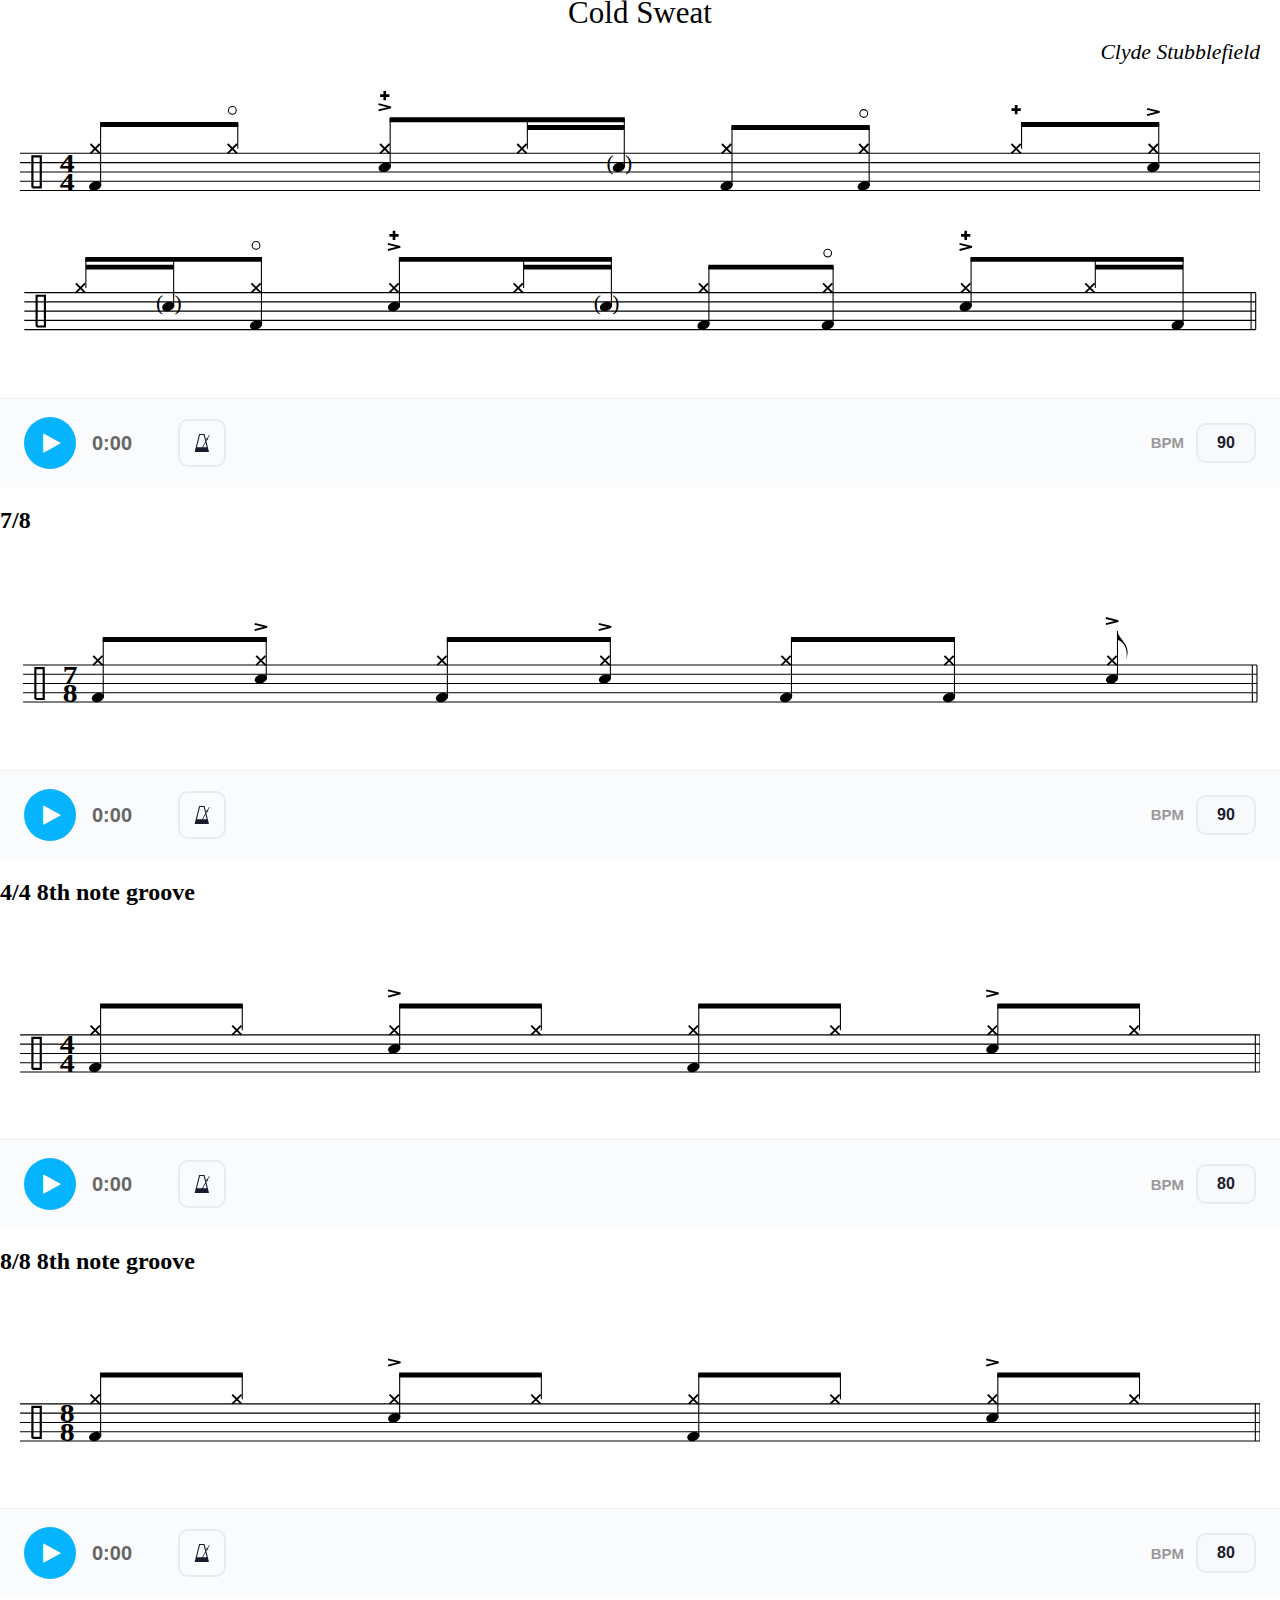
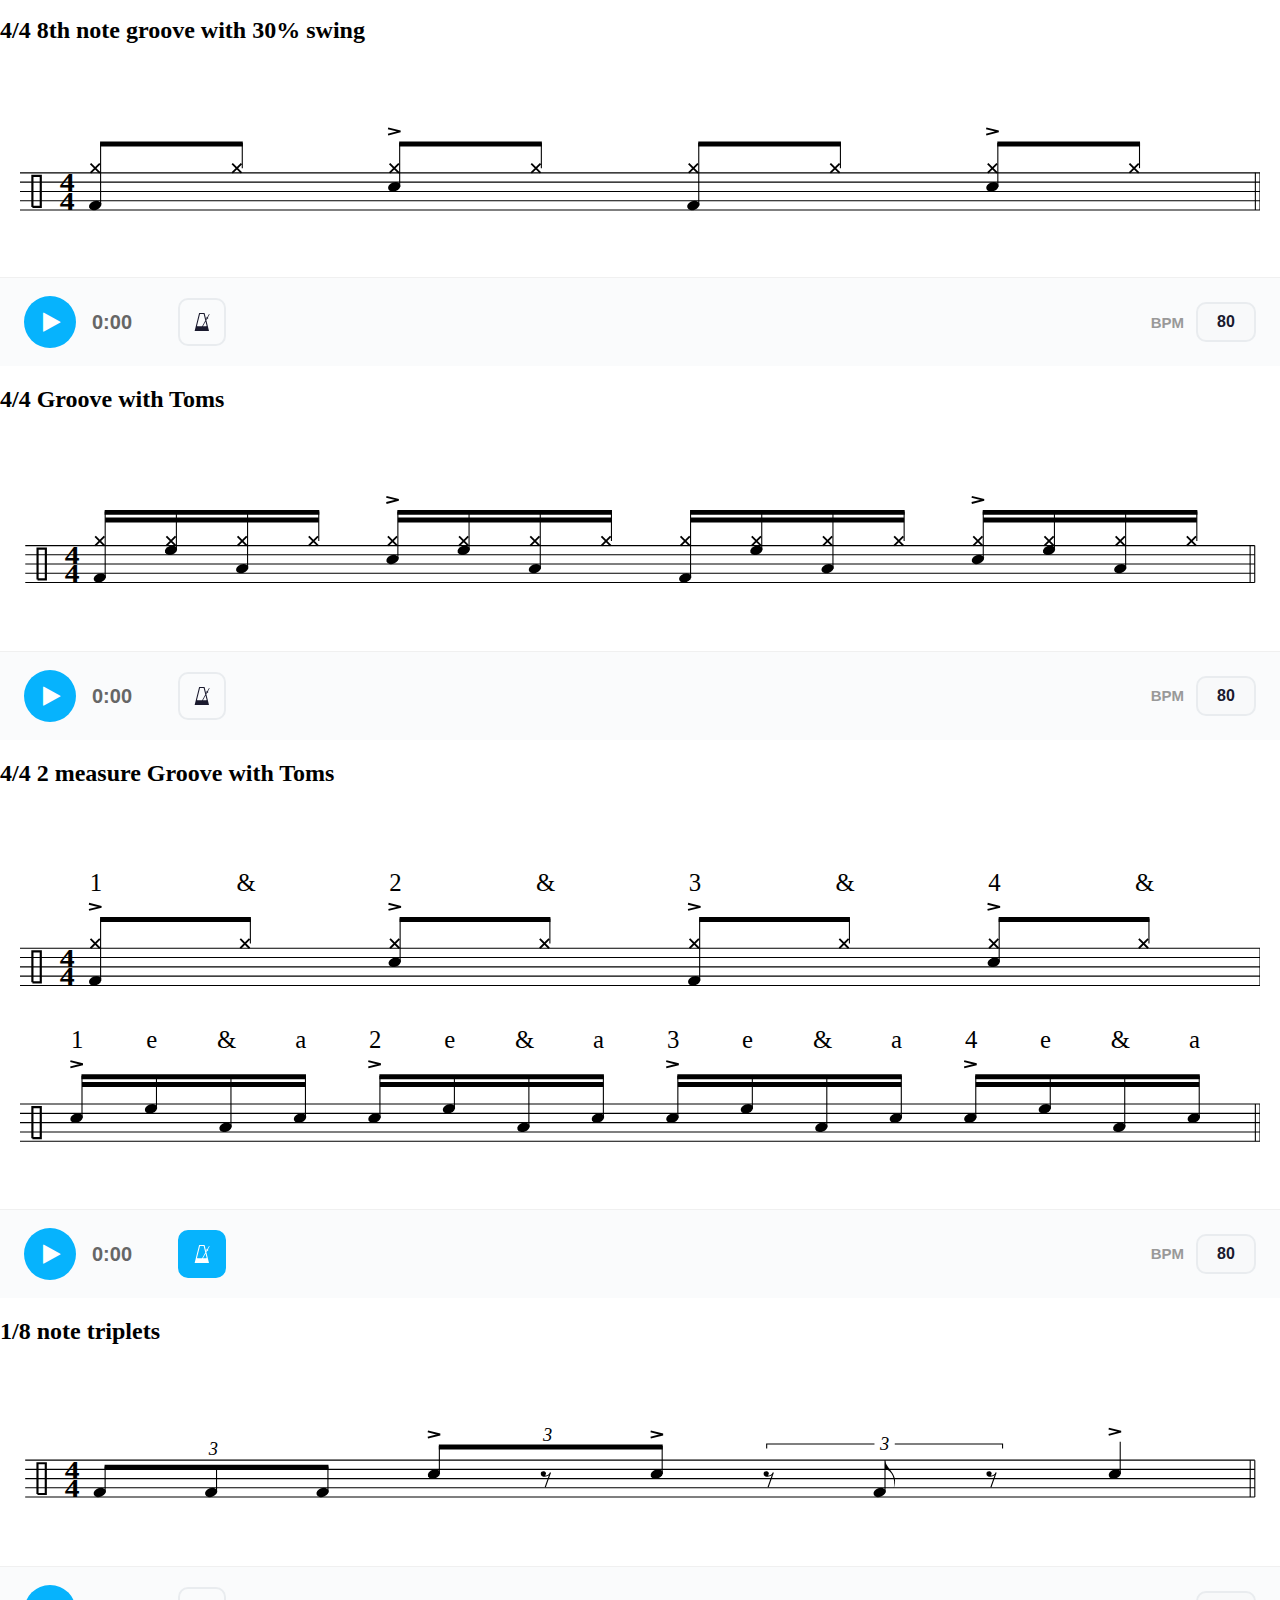
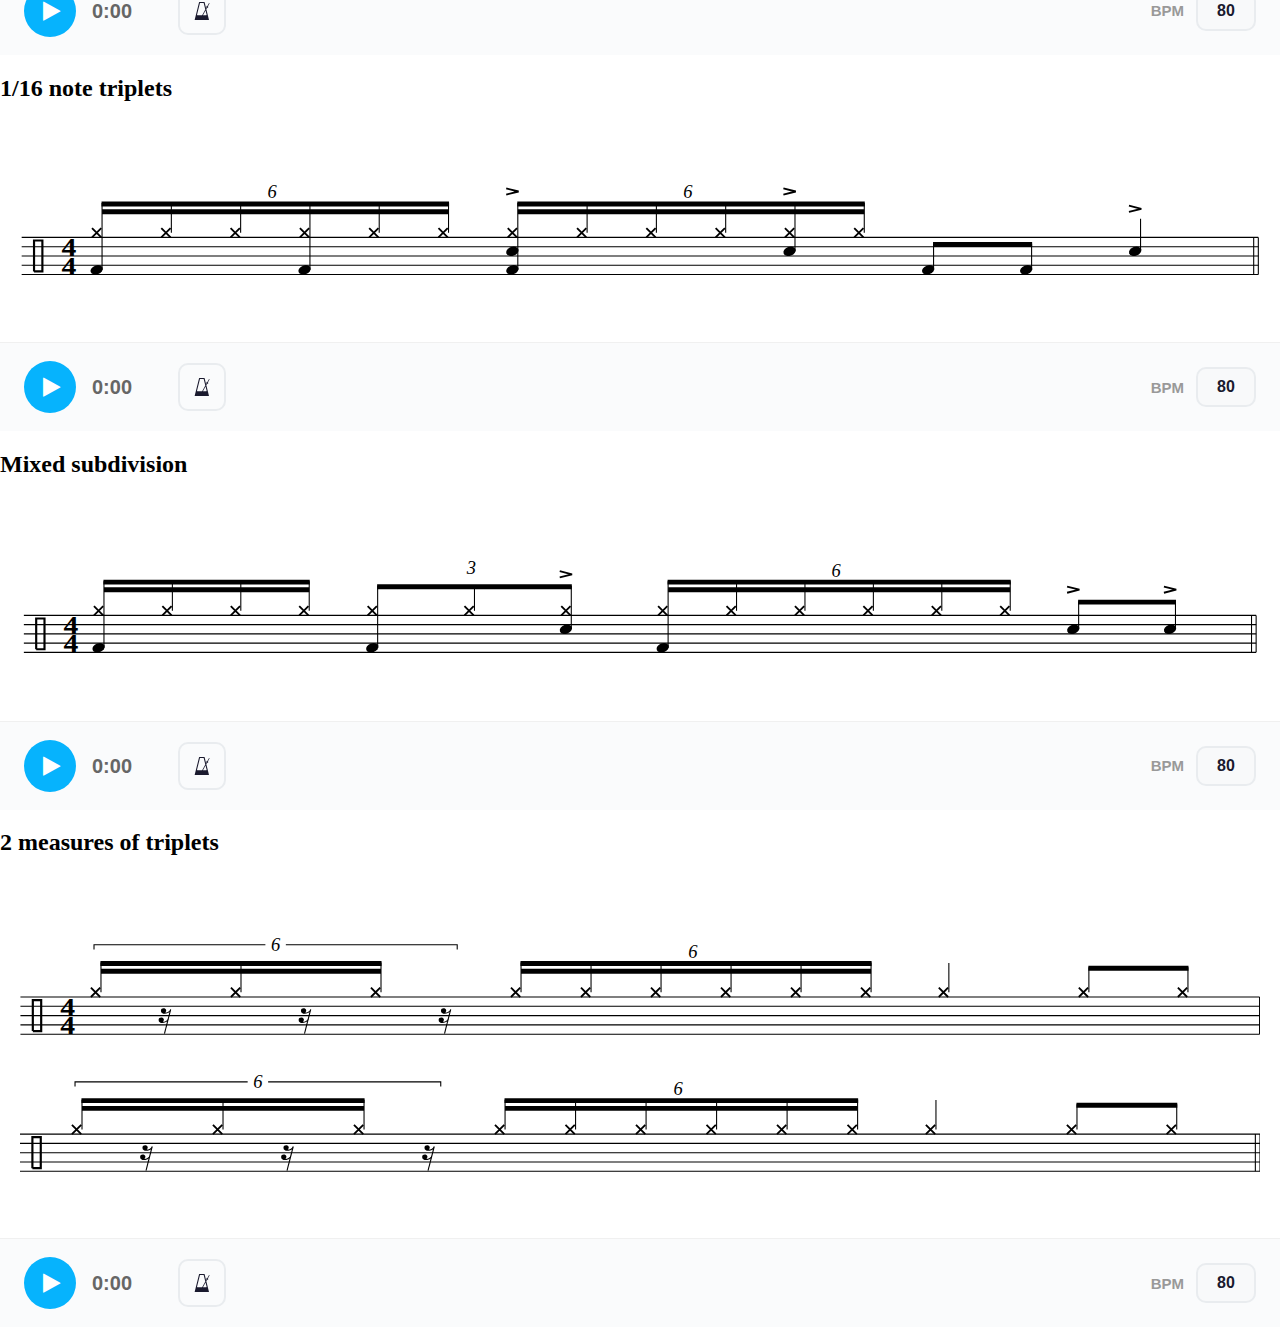
<file: GrooveMultiDisplay.html>
<!DOCTYPE html>
<html>
    <head>
		<title>Groove Multi Display</title>
		
		<script src="./js/groove_display.js"></script>
		
    </head>
    <body>
	
	
	<h1>Groove Lesson example</h1>
	This is an example page.    I want to talk about the first groove and what it is useful for. 
	<br>
	<script>
		GrooveDisplay.AddGrooveDisplayToPage('?Mode=view&Div=16&Title=Funk&Tempo=90&Measures=1&H=|X-x-X-x-X-x-X-x-|&S=|-----g-o-o--x--o|&K=|o-o-------o--o--|', true, true, true);
	</script>
	
	<hr>
	<h2>Topic 2</h2>
	Here is another groove.  Lorem ipsum dolor sit amet, lorem albucius et eam, id eum agam tibique. Altera tincidunt instructior nec te, vim oblique albucius no. Te dico eirmod has, vis ei agam cotidieque consequuntur. Et duo homero labore malorum, sint molestie vel ex, ei sed prima justo. Legere vidisse cu sed. Cum te populo utroque, novum zril eligendi ad his.
	<br>
	<script>
		GrooveDisplay.AddGrooveDisplayToPage('?Mode=view&Div=24&Title=Rosanna%20Shuffle&Author=Jeff%20Pocaro&Tempo=85&Measures=1&H=|x-xx-xx-xx-xx-xx-xx-xx-x|&S=|-g--g-Og--g--g--g-Og--g-|&K=|o----o---o----o---o----o|', true, true);
	</script>
				
	<hr>
	<h2>Topic 3</h2>
	Offendit iracundia no sit. Nec dolorum appetere delicata ea, eligendi repudiare quaerendum usu ut. Per te consul doctus inermis, et dolorum corrumpit sea, ut sed modo nostro. Admodum deleniti consulatu te qui. Vim an vide possim repudiandae, nemore vituperatoribus cum no. An mel ullum detraxit, laboramus voluptaria eu qui, putent maiorum voluptaria et pro.
	<p>
	
	No possim oblique periculis nec, saperet pertinacia omittantur id usu. At mei omnes vocibus salutandi, no habeo illum instructior cum. Cu graecis adipisci sed, has numquam torquatos et. Sea offendit verterem ea. Vim eu partem tractatos, modo wisi persecuti vix ei.
	<br>
	<script>
		GrooveDisplay.AddGrooveDisplayToPage('?Mode=view&Div=16&Title=Samba&Tempo=100&Measures=1&H=|xxXxxxXxxxXxxxXx|&S=|x-x--x-x-x-x-xx-|&K=|o--oo--oo--oo--o|', true, true);
	</script>
			
	<h2>Topic 4</h2>
	<script>
		GrooveDisplay.AddGrooveDisplayToPage("?Mode=view&Div=16&Title=Cold%20Sweat&Author=Clyde%20Stubblefield&Tempo=90&Measures=2&H=|x-o-+-x-x-o-+-x-|x-o-+-x-x-o-+-x-|&S=|----O--g------O-|-g--O--g----O---|&K=|o-------o-o-----|--o-----o-o----o|", true, true);
	</script>
	
	

	<h2>7/8</h2>
	<script>
		GrooveDisplay.AddGrooveDisplayToPage("?Mode=view&TimeSig=7/8&Div=16&Tempo=90&Measures=1&H=|x-x-x-x-x-x-x-|&S=|--O---O-----O-|&K=|o---o---o-o---|", true, true);
	</script>
	
	<h2>4/4 8th note groove</h2>
	<script>
		GrooveDisplay.AddGrooveDisplayToPage("?Mode=view&TimeSig=4/4&Div=8&Tempo=80&Measures=1&H=|xxxxxxxx|&S=|--O---O-|&K=|o---o---|", true, true);
	</script>
	
	<h2>8/8 8th note groove</h2>
	<script>
		GrooveDisplay.AddGrooveDisplayToPage("?Mode=view&TimeSig=8/8&Div=8&Tempo=80&Measures=1&H=|xxxxxxxx|&S=|--O---O-|&K=|o---o---|", true, true);
	</script>
	
	<h2>4/4 8th note groove with 30% swing</h2>
	<script>
		GrooveDisplay.AddGrooveDisplayToPage("?Mode=view&TimeSig=4/4&Swing=30&Div=8&Tempo=80&Measures=1&H=|xxxxxxxx|&S=|--O---O-|&K=|o---o---|", true, true);
	</script>
	
	<h2>4/4 Groove with Toms</h2>
	<script>
		GrooveDisplay.AddGrooveDisplayToPage("?Mode=view&TimeSig=4/4&Div=16&Tempo=80&Measures=1&H=|xxxxxxxxxxxxxxxx|&S=|----O-------O---|&K=|o-------o-------|&T1=|-x---x---x---x--|&T4=|--x---x---x---x-|&Stickings=|----------------|", true, true);
	</script>
	
	<h2>4/4 2 measure Groove with Toms</h2>
	<script>
		GrooveDisplay.AddGrooveDisplayToPage("?Mode=view&TimeSig=4/4&Div=16&Tempo=80&Measures=2&MetronomeFreq=4&H=|X-x-X-x-X-x-X-x-|----------------|&S=|----O-------O---|O--oO--oO--oO--o|&K=|o-------o-------|----------------|&T1=|----------------|-o---o---o---o--|&T4=|----------------|--o---o---o---o-|&Stickings=|c-c-c-c-c-c-c-c-|cccccccccccccccc|", true, true);
	</script>
	
	<h2>1/8 note triplets</h2>
	<script>
		GrooveDisplay.AddGrooveDisplayToPage("?TimeSig=4/4&Div=12&Tempo=80&Measures=1&H=|------------|&S=|---O-O---O--|&K=|ooo----o----|", true, true);
	</script>
	
	<h2>1/16 note triplets</h2>
	<script>
		GrooveDisplay.AddGrooveDisplayToPage("?TimeSig=4/4&Div=24&Tempo=80&Measures=1&H=|xxxxxxxxxxxx------------|&S=|------O---O-------O-----|&K=|o--o--o-----o--o--------|", true, true);
	</script>
	
	<h2>Mixed subdivision</h2>
	<script>
		GrooveDisplay.AddGrooveDisplayToPage("?TimeSig=4/4&Div=48&Tempo=80&Measures=1&H=|x--x--x--x--x---x---x---x-x-x-x-x-x-------------|&S=|--------------------O---------------O-----O-----|&K=|o-----------o-----------o-----------------------|", true, true);
	</script>
	
	<h2>2 measures of triplets </h2>
	<script>
		GrooveDisplay.AddGrooveDisplayToPage("?TimeSig=4/4&Div=24&Tempo=80&Measures=2&H=|x-x-x-xxxxxxx-----x--x--|x-x-x-xxxxxxx-----x--x--|&S=|------------------------|------------------------|&K=|------------------------|------------------------|", true, true);
	</script>
</file>
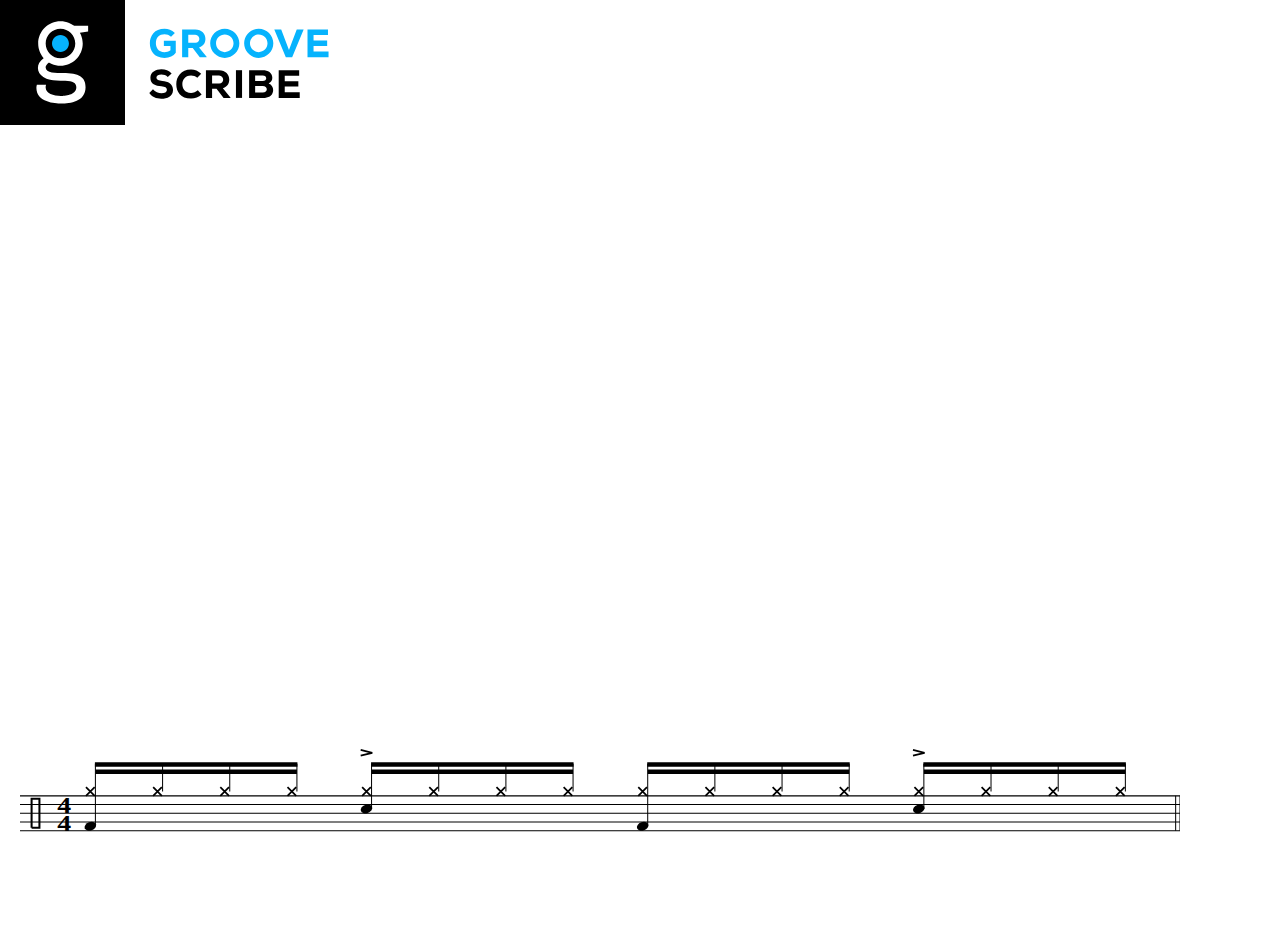
<file: GScribeMusicImageOnly.html>
<!DOCTYPE html>
<html>
    <head>
		<title>Groove Scribe Image</title>
		<style>
			body {
				padding: 0px;
				margin: 0px;
				width: 1200px;
				height: 600px;
			}
			.svgTarget svg {
				width: 100% !important;
				height: 265px !important;
				vertical-align: bottom;
			}
			#imgContainer {
				width: 1200px;
				height: 501px;
			}
		</style>
		<script src="./js/groove_display.js"></script>
		
    </head>
    <body>
	<img src="images/GScribe_Logo_on_white.svg" width="360" height="125">
	<div id="imgContainer">
		<div id="heightNotKnown">
			<script>
				GrooveDisplay.AddGrooveDisplayToPage(location.search, false, false);
			</script>
		</div>
	</div>
</html>
</file>
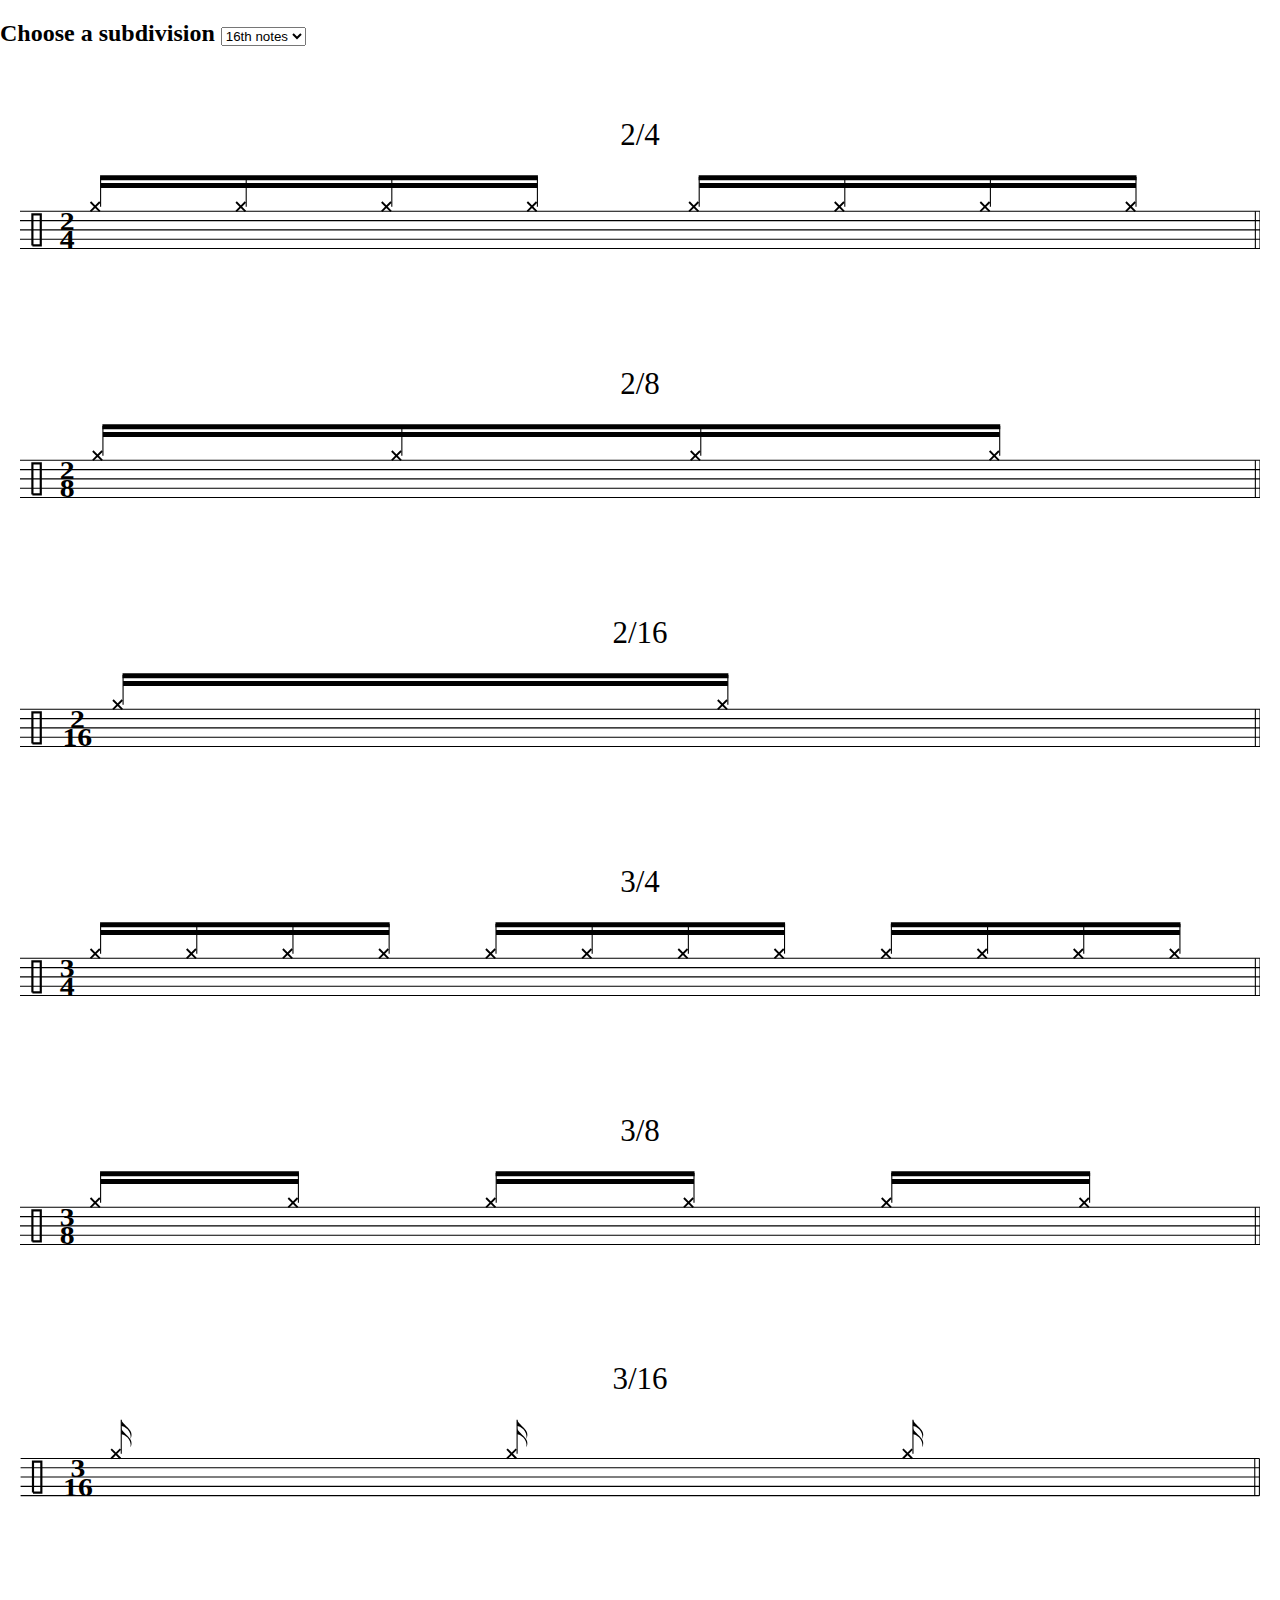
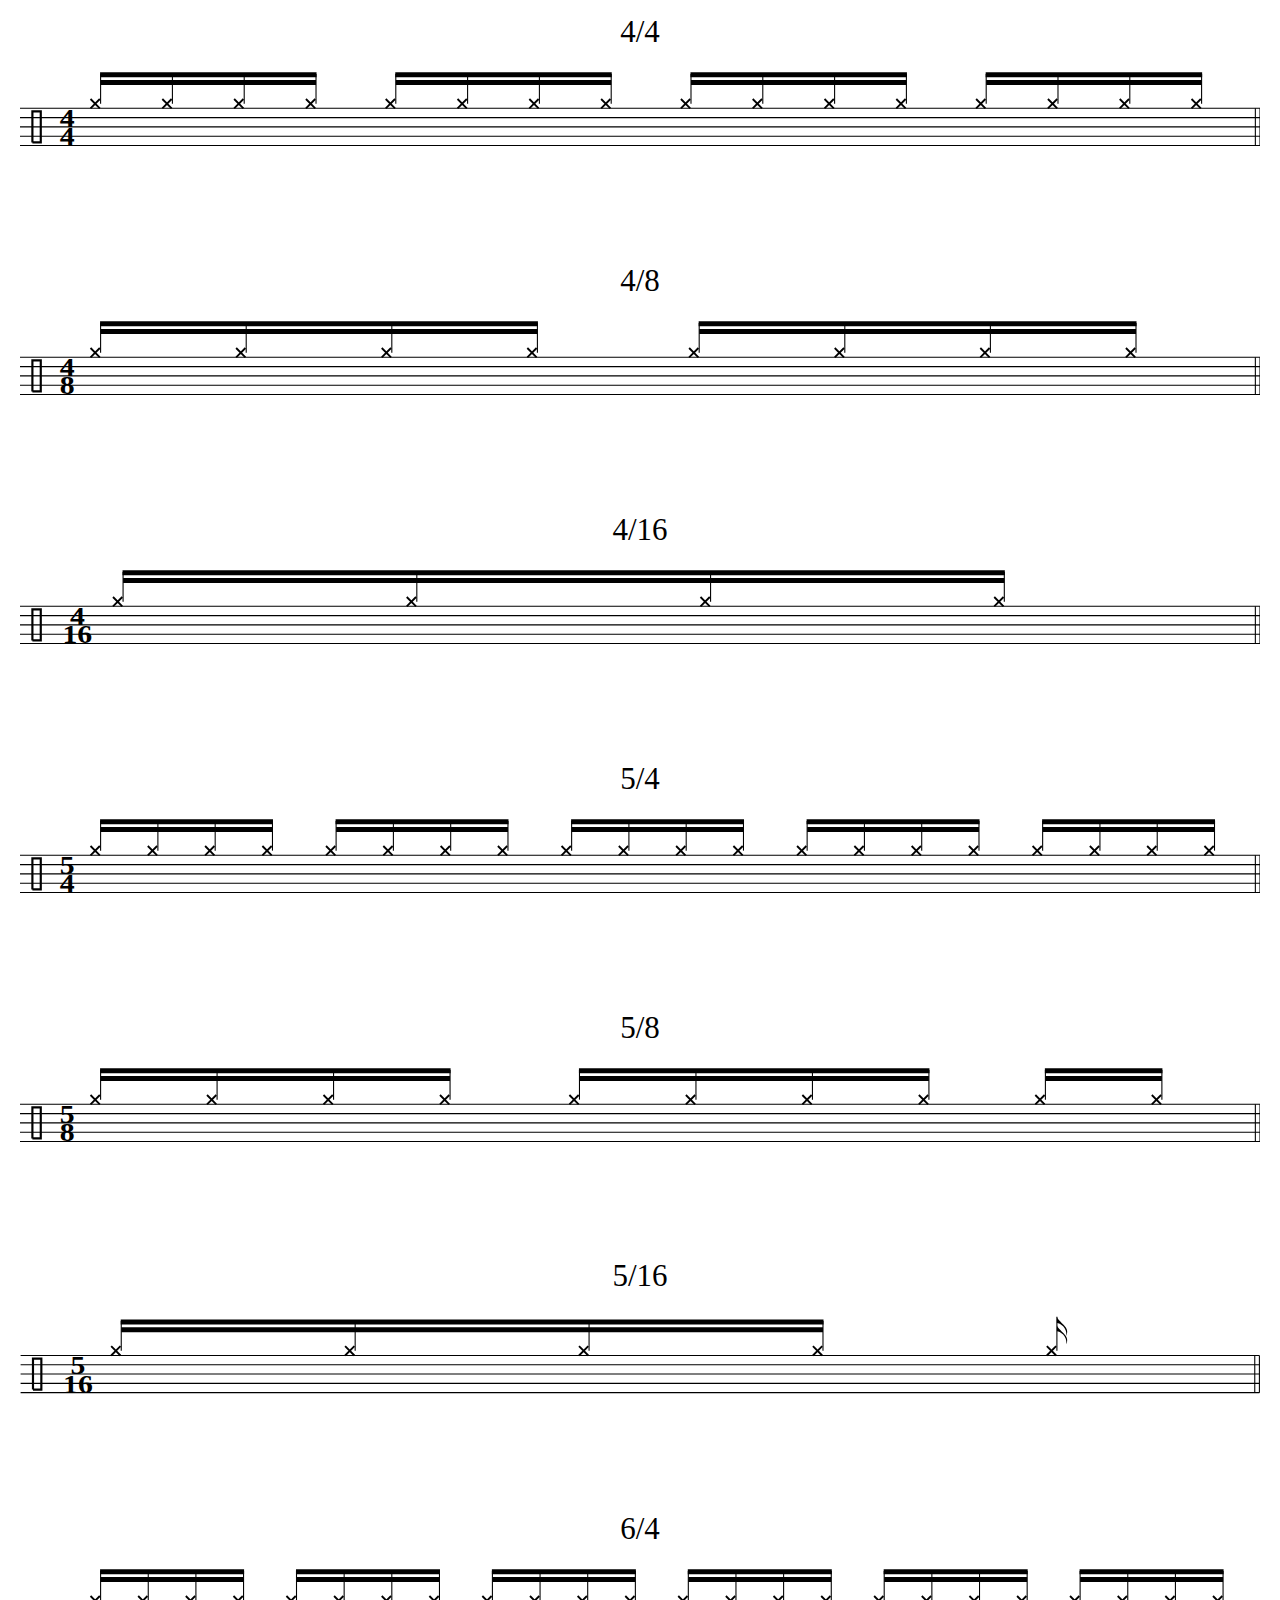
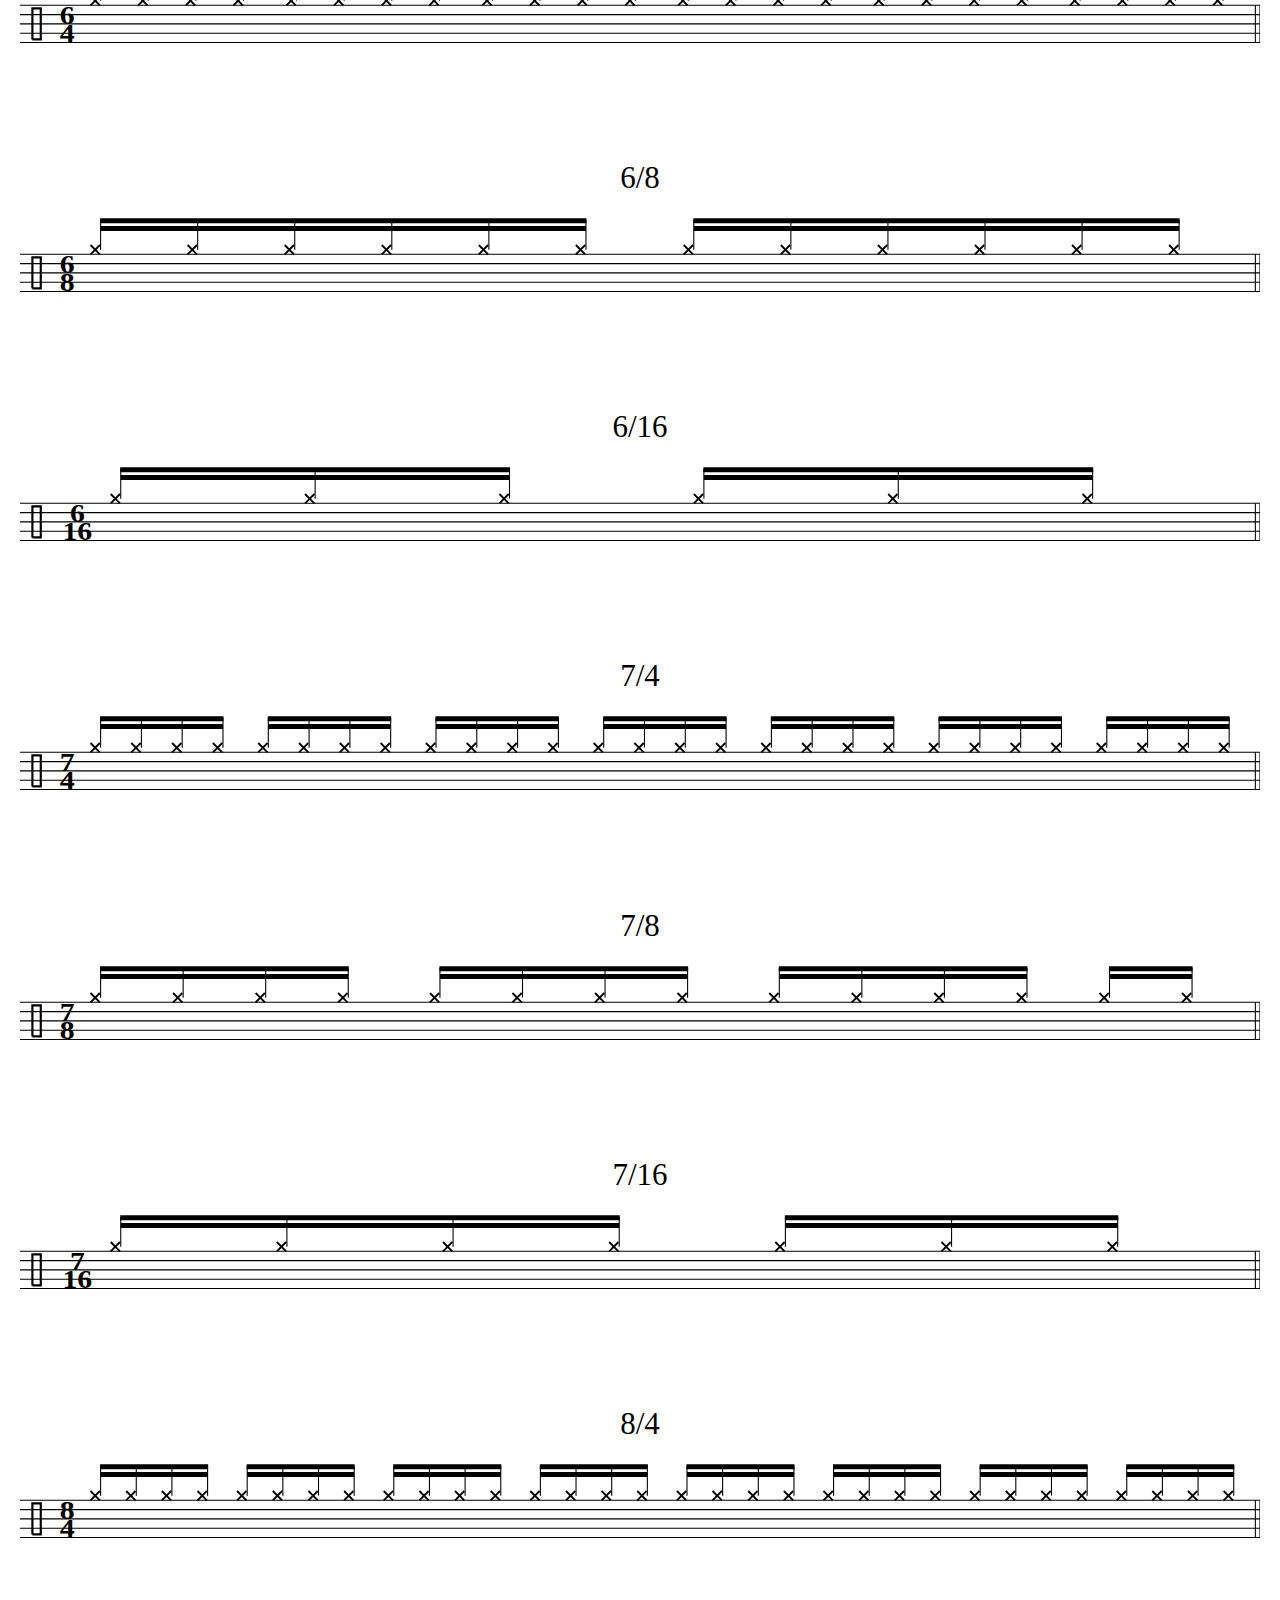
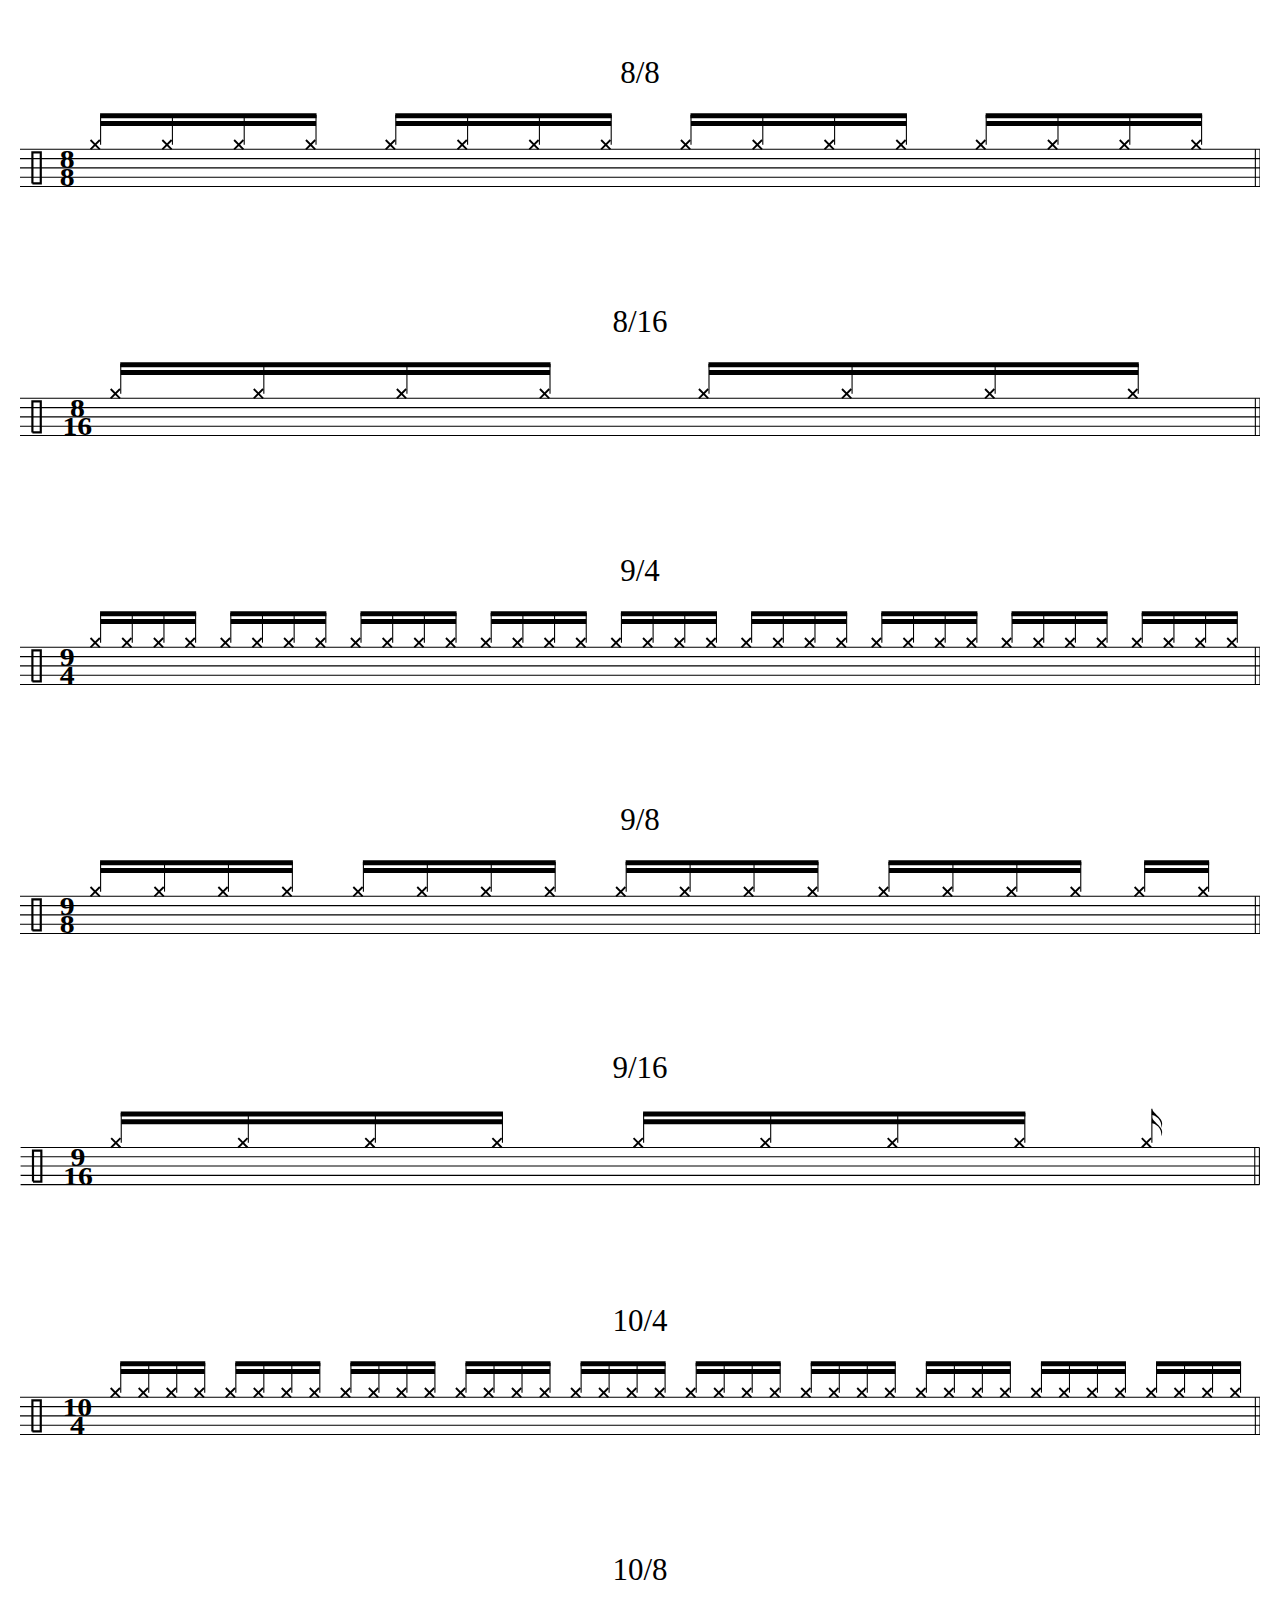
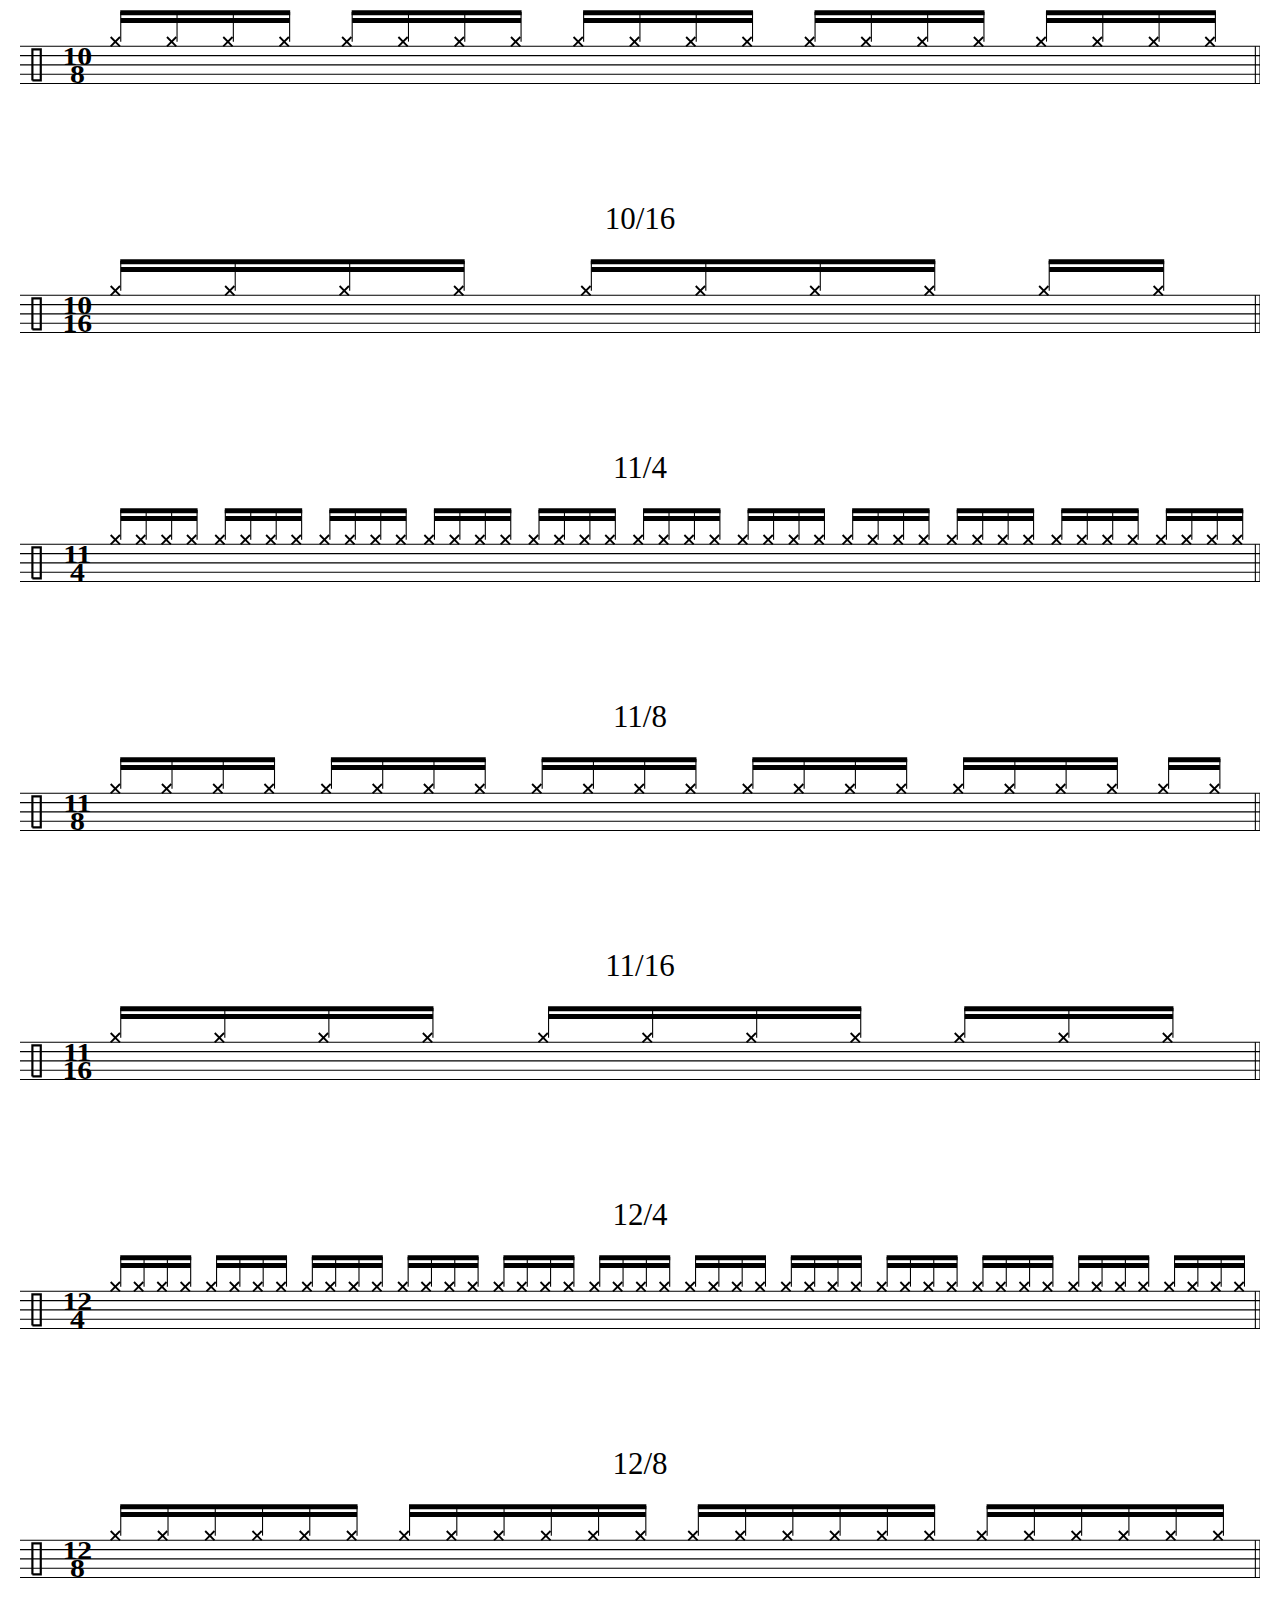
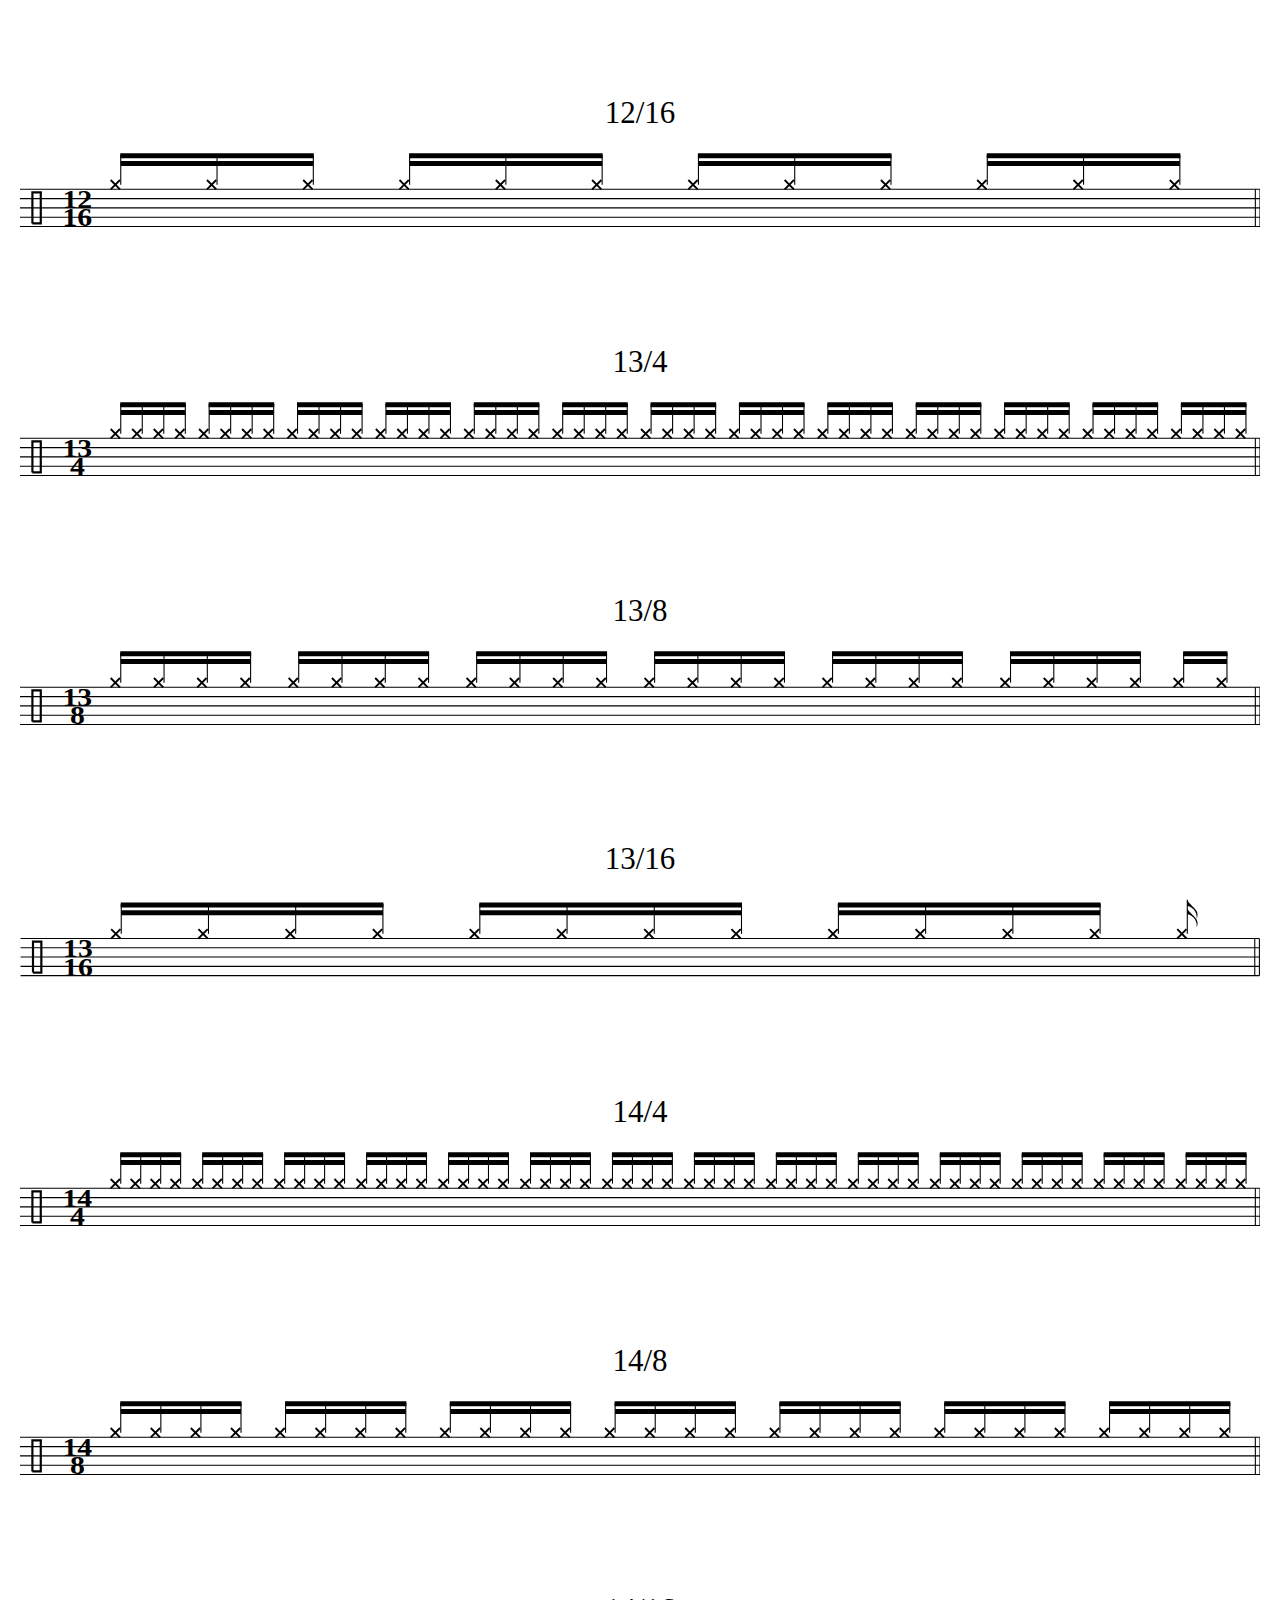
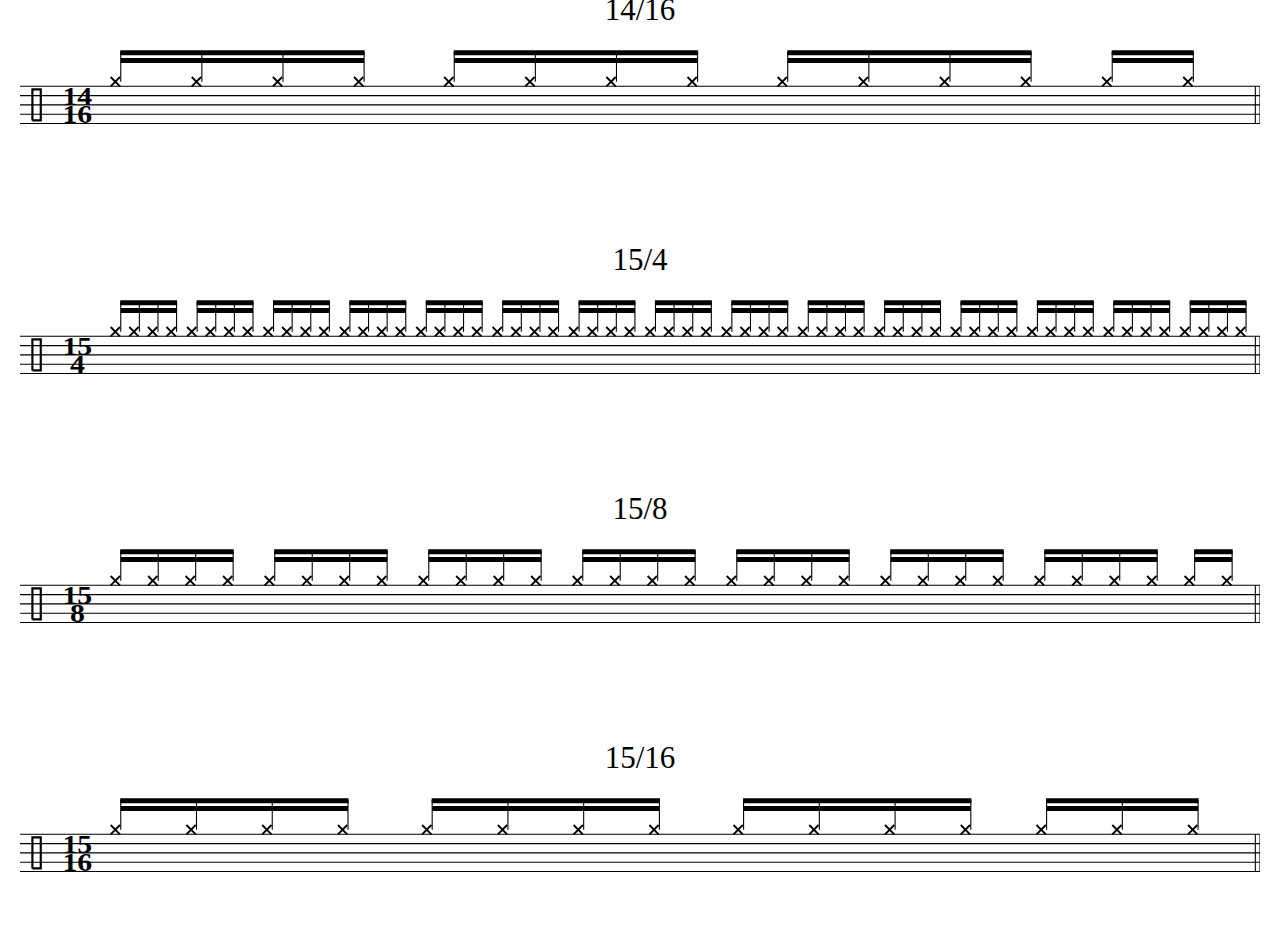
<file: TestAllTimeSigs.html>
<!DOCTYPE html>
<html>
    <head>
		<title>Test all 16th note combinations</title>
		
		<script src="./js/groove_display.js"></script>
		
    </head>
    <body id='body' onload="onLoadScript();">
	
		<h2>Choose a subdivision
			<select id='divisionSelect' onChange='onDivisionChange()'>
				<option name='' value='4'>1/4 notes
				<option name='' value='8'>8th notes
				<option name='' value='16' selected>16th notes
				<option name='' value='32'>32th notes
			</select>
		</h2>
<script>
	
	window.GrooveDisplayUniqueCounter = 1;

	function AddEveryTimeSig(division) {
		// write out a hi-hat grove in every time signature for a given division
	
		top_time_sigs = [2,3,4,5,6,7,8,9,10,11,12,13,14,15];
		bottom_time_sigs = [4,8,16];
		
		for(var top_sig_idx in top_time_sigs) {
			top_sig = top_time_sigs[top_sig_idx];
		
			for(var btm_sig_idx in bottom_time_sigs) {
				btm_sig = bottom_time_sigs[btm_sig_idx];
				
				if(btm_sig > division)
					continue;
			
				// time sig
				options = '?TimeSig=' + top_sig + '/' + btm_sig;
				
				// title
				options += '&Title=' + top_sig + '/' + btm_sig;
				
				// div
				options += '&Div=' + division;
				
				// Tempo
				options += '&Tempo=80';
				
				// Measures
				options += '&Measures=1';
				
				// Kick
				options += '&K=-';
				
				// Snare
				options += '&S=-';
		
				// Hihat
				num_notes = top_sig * (division/btm_sig)
				hh_line = ''
				for(var i=0; i < num_notes; i++)
					hh_line += 'x'
				options+= '&H=' + hh_line;	
			
				console.log(options)
				
				window.GrooveDisplayUniqueCounter++;

				// add an html Element to hold the grooveDisplay
				var HTMLElementID = 'GrooveDisplay' + window.GrooveDisplayUniqueCounter;
				var GrooveDisplayElement = document.createElement("div");
				GrooveDisplayElement.class = "GrooveDisplay";
				GrooveDisplayElement.id = HTMLElementID;
				document.getElementsByTagName("body")[0].appendChild(GrooveDisplayElement);

					GrooveDisplay.AddGrooveDisplayToElementId(HTMLElementID, options, false, false);
					
				window.GrooveDisplayUniqueCounter += 1;
			}
		}
	}

	function onLoadScript() {
		AddEveryTimeSig(16);
	}	
	
	function onDivisionChange() {
		var divs = document.getElementsByTagName("div");
		for(var i = 0; i < divs.length; i++){
		   //do something to each div like
		   divs[i].innerHTML = '';
		}
		element = document.getElementById('divisionSelect');
		newDivision = element.options[element.selectedIndex].value;
		AddEveryTimeSig(newDivision);
	}
	
</script>

</body>
</file>
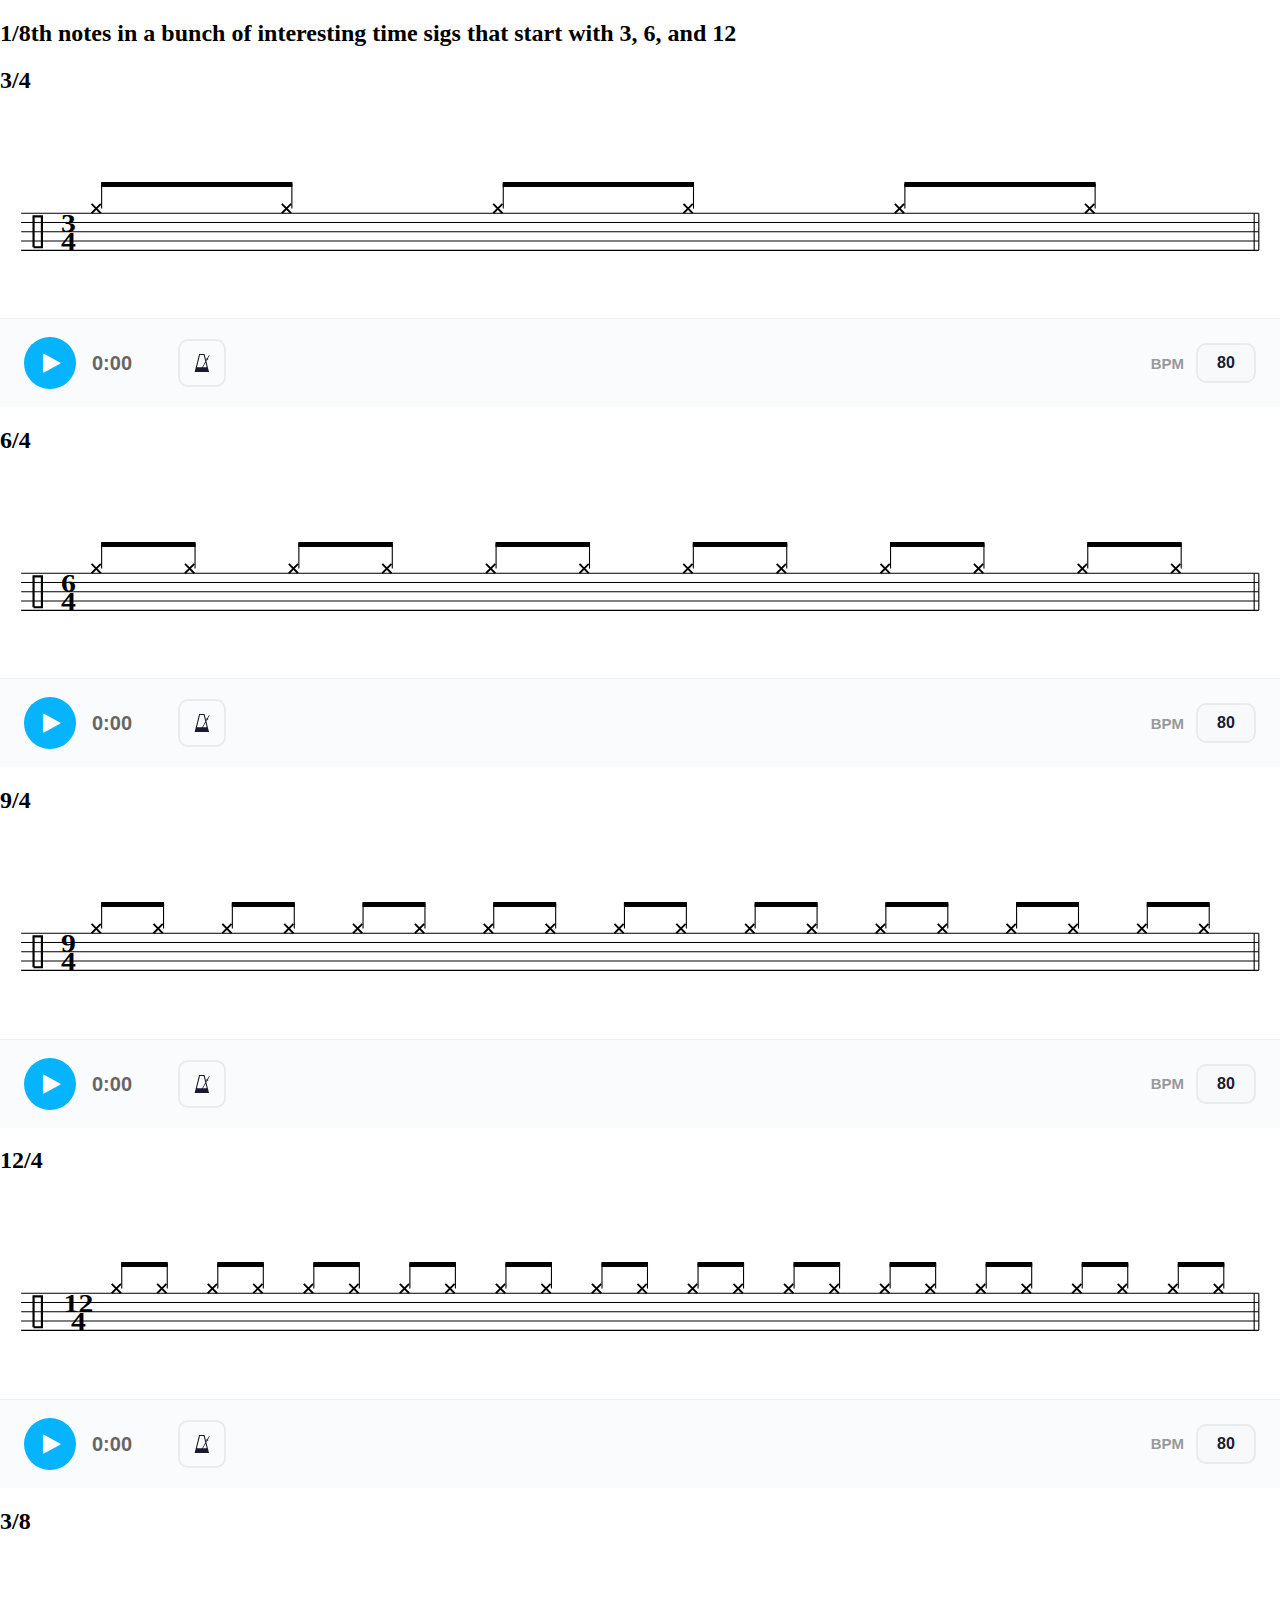
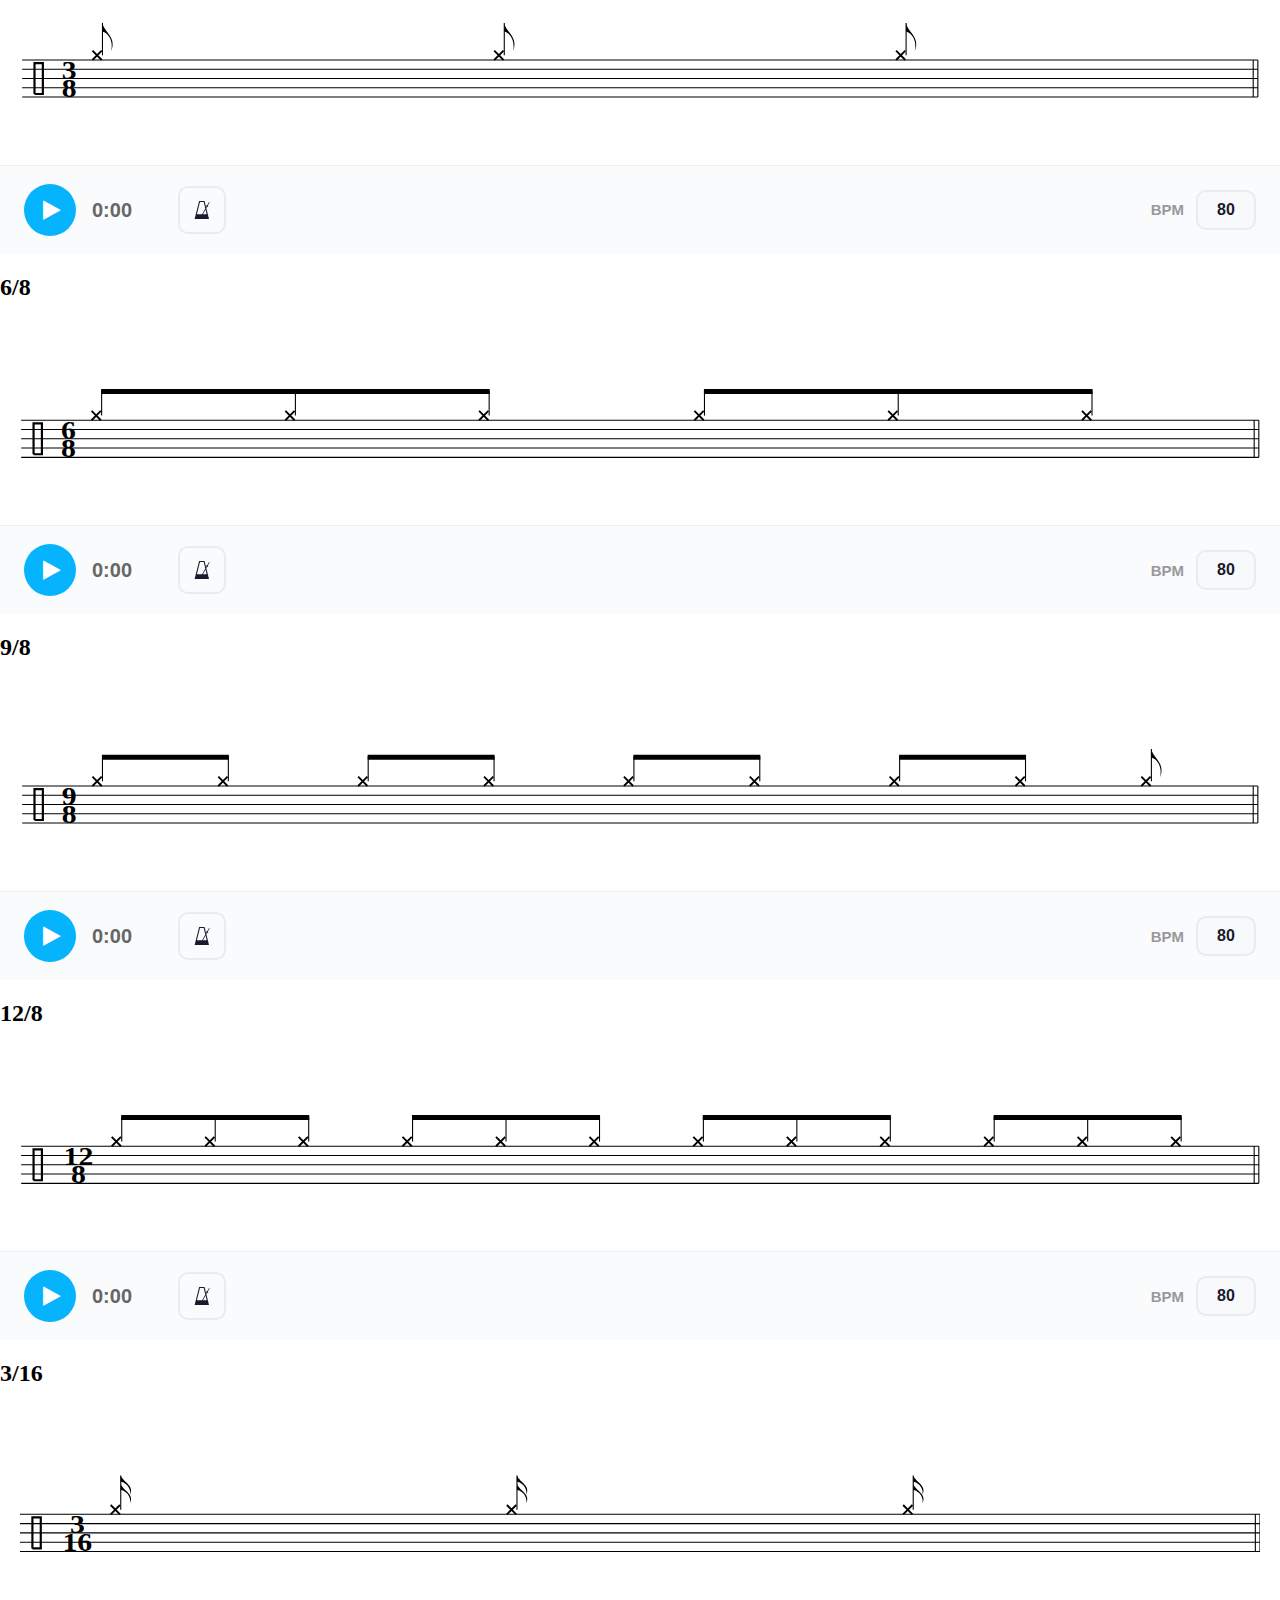
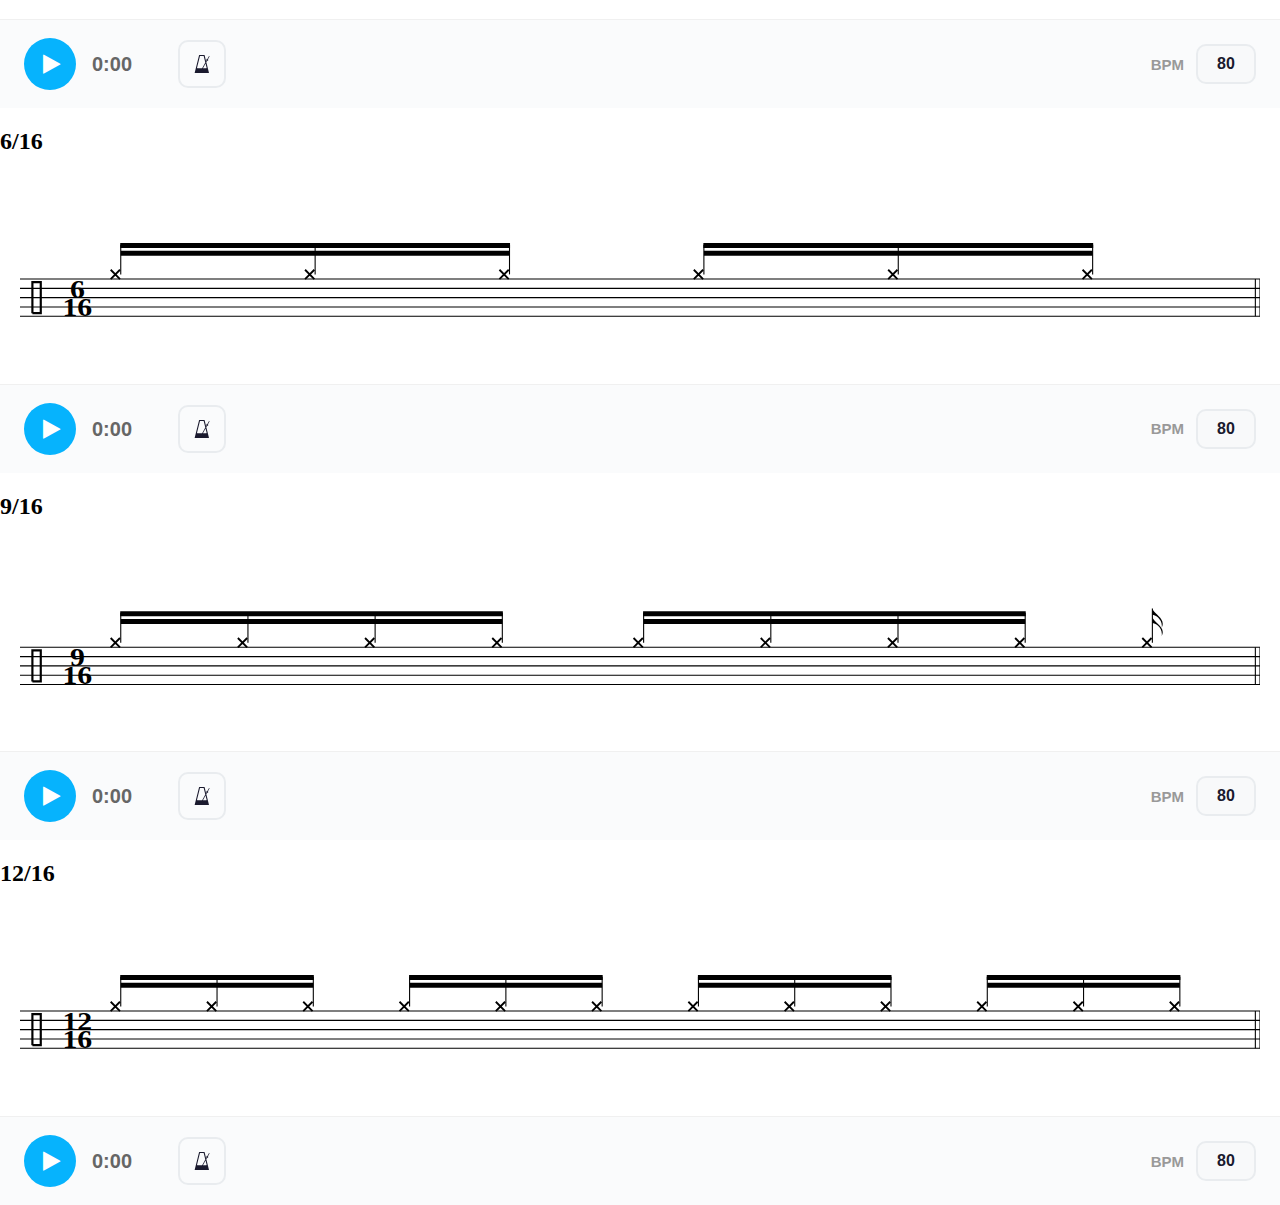
<file: WeirdTimeSigsTest.html>
<!DOCTYPE html>
<html>
    <head>
		<title>Groove Multi Display</title>
		
		<script src="./js/groove_display.js"></script>
		
    </head>
    <body>
	
	<h2>1/8th notes in a bunch of interesting time sigs that start with 3, 6, and 12
	
	<h2>3/4</h2>
	<script>
		GrooveDisplay.AddGrooveDisplayToPage("?TimeSig=3/4&Div=8&Tempo=80&Measures=1&H=|xxxxxx|&S=|------|&K=|------|", true, true);
	</script>
	
	<h2>6/4</h2>
	<script>
		GrooveDisplay.AddGrooveDisplayToPage("?TimeSig=6/4&Div=8&Tempo=80&Measures=1&H=|xxxxxxxxxxxx|&S=|------------|&K=|------------|", true, true);
	</script>
	
	<h2>9/4</h2>
	<script>
		GrooveDisplay.AddGrooveDisplayToPage("?TimeSig=9/4&Div=8&Tempo=80&Measures=1&H=|xxxxxxxxxxxxxxxxxx|&S=|------------------|&K=|------------------|", true, true);
	</script>
	
	<h2>12/4</h2>
	<script>
		GrooveDisplay.AddGrooveDisplayToPage("?TimeSig=12/4&Div=8&Tempo=80&Measures=1&H=|xxxxxxxxxxxxxxxxxxxxxxxx|&S=|------------------------|&K=|------------------------|", true, true);
	</script>
	
	
	<h2>3/8</h2>
	<script>
		GrooveDisplay.AddGrooveDisplayToPage("?TimeSig=3/8&Div=8&Tempo=80&Measures=1&H=|xxx|&S=|---|&K=|---|", true, true);
	</script>
	
	<h2>6/8</h2>
	<script>
		GrooveDisplay.AddGrooveDisplayToPage("?TimeSig=6/8&Div=8&Tempo=80&Measures=1&H=|xxxxxx|&S=|------|&K=|------|", true, true);
	</script>
	
	<h2>9/8</h2>
	<script>
		GrooveDisplay.AddGrooveDisplayToPage("?TimeSig=9/8&Div=8&Tempo=80&Measures=1&H=|xxxxxxxxx|&S=|---------|&K=|---------|", true, true);
	</script>
	
	<h2>12/8</h2>
	<script>
		GrooveDisplay.AddGrooveDisplayToPage("?TimeSig=12/8&Div=8&Tempo=80&Measures=1&H=|xxxxxxxxxxxx|&S=|------------|&K=|------------|", true, true);
	</script>
	
	
	<h2>3/16</h2>
	<script>
		GrooveDisplay.AddGrooveDisplayToPage("?TimeSig=3/16&Div=16&Tempo=80&Measures=1&H=|xxx|&S=|---|&K=|---|", true, true);
	</script>
	
	
	<h2>6/16</h2>
	<script>
		GrooveDisplay.AddGrooveDisplayToPage("?TimeSig=6/16&Div=16&Tempo=80&Measures=1&H=|xxxxxx|&S=|------|&K=|------|", true, true);
	</script>
	
	<h2>9/16</h2>
	<script>
		GrooveDisplay.AddGrooveDisplayToPage("?TimeSig=9/16&Div=16&Tempo=80&Measures=1&H=|xxxxxxxxx|&S=|---------|&K=|---------|", true, true);
	</script>
	
	<h2>12/16</h2>
	<script>
		GrooveDisplay.AddGrooveDisplayToPage("?TimeSig=12/16&Div=16&Tempo=80&Measures=1&H=|xxxxxxxxxxxx|&S=|------------|&K=|------------|", true, true);
	</script>
</file>
<file: css/groove_writer_orange.css>
/* this is for debugging layout issues - puts a red border around everything */
	/* body * { border: 1px solid red; }		 */
	DEBUG {
		border: 1px solid red;
	}
	body {
		/* Use GrooveWriter instead of body for easy embedding */
		margin: 0px;
		height: 100vh;
		background-color: #393939;
	}
	#GrooveWriter {
		/* tag surrounds entire app */
		/* Use the following CSS to move the app down so a nav bar can be inserted above */
		/* width and height can also be set here to fit within a page */
		/* carefully set the height since a vertical scroll bar will be added to the right hand
		 * content when the height of the content is more than the height specified here.
		 * Usually set the height to 100vh - (the height of the top nav)
		 */
		position: relative;
		background-color: #393939;
		//background-color: #DDD;
		width: 100%;
		min-width: 800px;
		/* to embed, add your header height here.  Replace 0px with your header height */
		//height: 100%;
		font: 100%/normal 'Lato', Calibri, sans-serif;

	}
	.fullWidthEle {
		max-width: 1478px; /* 1550 - 72 */
	}
	.warnings {
		font-family: monospace;
		display: none;
	}

	.Printable {
		display: block;
	}
	.nonPrintable {
		display: block;
	}
	#LeftHandNav {
		width: 70px;
		height: 100%;
		position: fixed;
		/position: absolute;
		#top: 111px;
		top: 0px;
		left: 0px;
		border-right: 2px solid #000;
		background: #393939;
		z-index: 999;
	}
	#TopNav {
		position: fixed;
		/position: relative;
		#top: 111px;
		top: 0px;
		left: 0px;
		z-index: 998;
		width: calc(100% - 72px);
		margin-left: 72px;
		height: 48px;  /* total 48 */
		border-bottom: 1px solid #000;
		background: var(--header-bg-color);
		background: linear-gradient(to right, var(--header-bg-start-color), var(--header-bg-end-color));
		display: block;
	}
	#midiPlayer {  /* more #midiPlayer css in groove_display.css */
		background: #000;
		width: calc(100% - 72px);
		height: 48px;
		position: fixed;
		#top: 160px;
		top: 49px;
		/position: relative;
		left: 72px;
		z-index: 999;
		border-bottom: 1px solid #000;
	}
	#RightHandContent {
		position: relative;
		#top: 209px;
		top: 98px;
		left: 72px;
		height: calc(100% - 98px);
		width: calc(100% - 72px);
		overflow-y: auto;
	}
	#logoTextUpperLeft {
		padding: 9px 10px 6px 5px;
		display: inline-block;
	}
	#logoTextUpperLeft img {
		height: 30px;
	}
	#upperLeft  {
		margin-top: 12px;
		display: inline-block;
		white-space: nowrap;
		vertical-align: top;
	}
	#upperRight {
		margin-top: 12px;
		display: inline-block;
		float: right;
		margin-right: 10px;
		white-space: nowrap;
		vertical-align: top;
	}

	#divisionButtonContainer {

	}
	#metronomeContainer {
	}
	#metronomeLabel {
		display: inline-block;
		height: 20px;
		font-weight: 500;
		margin: 0px 5px 0px 10px;
		text-align: center;
		color: #EEF;
	}
	.metronomeButton, .rightButtons {
		padding: 2px;
		cursor: pointer;
		display: inline-block;
		/background: #0071ad;
		color: #EEE;
		border: 0px solid #00B;
		text-align: center;
		border-radius: 20px;
		/width: 50px;
		margin: 0px 1px;
		height: 20px;
		transition: all .1s ease-in-out;
	}
	.rightButtons {
		margin: 0px 6px;
	}
	.metronomeButton:hover, .rightButtons:hover, .metronomeButton.selected:hover, .rightButtons.selected:hover, .rightButtons.buttonSelected:hover {
		/color: #3b5166;
		font-weight: 700;
		transform: scale(1.05);
	}
	.metronomeButton.options {
		width: 75px;
	}
	.metronomeButton.buttonSelected, .metronomeButton.selected, .rightButtons.buttonSelected {  /* is a button and is selected */
		color: #FFF;
		font-weight: 700;
		/background: #68c2ff;
	}

	#logoInSubdivision {
		background-color: #000;
	}
	#logoInSubdivision img {
		height: 40px;
	}
	.left-button {
		display: block;
		color: #999999;
		cursor: pointer;
	}
	.left-button-content {
		display: block;
		cursor: pointer;
		font-size: 12px;
		font-weight: bold;
		height: 48px;
		border-bottom: 1px solid #000;
		text-align: center;
		vertical-align: middle;
		display: -webkit-flex;
		display: flex;
		align-items: center;
		-webkit-align-items: center;
		justify-content: center;
		-webkit-justify-content: center;
		transition: all .1s ease-in-out;
	}
	#timeLabel {
		height: 48px;  /* Override from above */
	}
	#timeSigLabel {
		color: #06b3fd;
		font-size: 20px;
		margin-bottom: -5px;
	}
	#timeSubLabel {
		color: #06b3fd;
		font-size: 12px;
	}
	.left-button.disabled, .left-button.disabled:hover {
		color: #000;
		background-color: #393939;
	}
	.left-button.buttonSelected, .left-button.buttonSelected:hover {  /* is subdivision and is selected */
		background: #2484C0;
		color: #FFF;
		cursor: auto;
		transform: scale(1.1);
	}
	.myButton:hover, .left-button:hover {
	   border-top-color: #28597a;
	   background: #555555;
	   color: #ccc;
	   transform: scale(1.05);
	 }
	.myButton:active, .left-button:active  {
	   border-top-color: #1b435e;
	   background: #1b435e;
    }
	.buttonFraction {  /* The number above "triplet" in the .subdivision 1/4, 1/8, etc */
		display: block;
		font-size: 18px;
	}
	#advancedEditAnchor.buttonSelected {
		background: #009ffa;
		color: #FFF;
		font-size: 14px;
	}
	.buttonText {
	}
	#undoButton {
		font-size: 14px;
	}
	#NotationLine {
		height: 35px;
		text-align: center;
		padding-top: 13px;
		border-bottom:1px solid #AAA;
		background-color: #DDD;

	}
	#NotationLabel {
		display: inline-block;
		margin:auto;
		font-size: 20px;
		font-weight: bold;
		text-align: center;
		padding-left: 62px;
	}
	#KeyButton {
		float: right;
		padding-right: 5px;
		font-size: 18px;
		text-align: right;
	}
	#hiddenDescription {
		display: none;
	}
	#musicalInput {
		width: 100%;
		background: #FFF;
		overflow-x: auto;
		overflow-y: hidden;
		border-bottom: 1px solid #AAA;
		text-align: center;
		white-space: nowrap;
	}
	@media only screen and (orientation: portrait) {
		#musicalInput {
			white-space: normal;
			/* wrap down on portait mode displays,
			 *	don't wrap in landscape mode
			 */
		}
	}
	#musicalInput.expanded {
		max-width: 5000px !important;
	}
	#measureContainer {
		margin-left: auto;
		margin-right: auto;
	}
	.staff-container {
		/margin-left: 2px;
		/margin-top: 2px;
		margin-right: -3px;
		margin-bottom: 0px;
		display: inline-block;
		background: #FFFFFF;
		text-align: left;
		white-space: nowrap;
	}
	.notes-row-container {
		display: inline-block;
	}
	.heading1 {
		font-size: 30px;
		font-weight: bold;
	}
	.line-labels {
		display: inline-block;
		vertical-align: top;
		width: 80px;
		font-size: 20px;
		display: table-cell;
	}
	.stickings-label {
		display: none;
		height: 25px;
		background: #f7f1cf;
		color: #000;
		padding-top: 9px;
		padding-left: 1px;
		font-size: 12px;
		cursor: pointer;
		text-align: center;
	}
	.hh-label {
		display: block;
		white-space:nowrap;
		margin-top: 16px;
		margin-left: 8px;
		cursor: pointer;
		text-align: center;
	}
	#tom1-label {
		display: block;
		white-space:nowrap;
		margin-top: 5px;
		margin-left: 8px;
		cursor: pointer;
		text-align: center;
		visibility: hidden;
	}
	.snare-label {
		margin-top: 5px;
		margin-left: 8px;
		cursor: pointer;
		text-align: center;
	}
	#tom4-label {
		display: block;
		white-space:nowrap;
		margin-top: 5px;
		margin-left: 8px;
		cursor: pointer;
		text-align: center;
		visibility: hidden;
	}
	.kick-label {
		margin-top: 5px;
		margin-left: 8px;
		cursor: pointer;
		text-align: center;
	}
	.stickings-label:hover {
		color: var(--highlight-color);
	}
	.hh-label:hover, .snare-label:hover, .kick-label:hover {
		color: var(--highlight-color);
	}
	.music-line-container {
		display: inline-block;
		/top: 30px;
		z-index: 3;
		display: table-cell;
	}
	.notes-container {
		font-family:  Times New Roman;  /* parens around snare ghost note, R for Ride */
		position: relative;
		z-index: 4;
	}
	.stickings-container {
		display: none;
		height: 32px;
		background: #f7f1cf;
		border: 1px solid transparent;
		margin-top: 0px;
		white-space:nowrap;
		-moz-user-select: none;
		-webkit-user-select: none;
		-ms-user-select: none;
	}
	.background-highlight-container {
		position: absolute;
		height: 190px;
		white-space:nowrap;
		border: 1px solid transparent;
	}
	.hi-hat-container {
		height: 42px;
		white-space:nowrap;
		border: 1px solid transparent;
		-moz-user-select: none;
		-webkit-user-select: none;
		-ms-user-select: none;
	}
	#tom1-container {
		height: 28px;
		white-space:nowrap;
		border: 1px solid transparent;
		-moz-user-select: none;
		-webkit-user-select: none;
		-ms-user-select: none;
		visibility: hidden;
	}
	.snare-container {
		border: 1px solid transparent;
		height: 28px;
		white-space:nowrap;
		-moz-user-select: none;
		-webkit-user-select: none;
		-ms-user-select: none;
	}
	#tom4-container {
		height: 28px;
		white-space:nowrap;
		border: 1px solid transparent;
		-moz-user-select: none;
		-webkit-user-select: none;
		-ms-user-select: none;
		visibility: hidden;
	}
	.kick-container {
		border: 1px solid transparent;
		height: 56px;
		white-space:nowrap;
		-moz-user-select: none;
		-webkit-user-select: none;
		-ms-user-select: none;
	}
	.staff-line-1{
		position: absolute; top: 42px;
		width:100%;
		height:0px;
		border-top:3px solid #cacaca;
	}
	.staff-line-2{
		position: absolute; top: 72px;
		width:100%;
		height:0px;
		border-top:3px solid #cacaca;
	}
	.staff-line-3{
		position: absolute; top: 103px;
		width:100%;
		height:0px;
		border-top:3px solid #cacaca;
	}
	.staff-line-4{
		position: absolute; top: 132px;
		width:100%;
		height:0px;
		border-top:3px solid #cacaca;
	}
	.staff-line-5{
		position: absolute; top: 163px;
		width:100%;
		height:0px;
		border-top:3px solid #cacaca;
	}
	.sticking {
		display: inline-block;
		position: relative;
		border: 1px solid;
		border-color: transparent;
		width: 29px;
		height: 100%;
		margin-right: 2px;
		margin-left: 2px;
		margin-bottom: 0;
	}
	.bg-highlight {
		display: inline-block;
		width: 35px;
		height: 192px;
	}
	.hi-hat {
		display: inline-block;
		position: relative;
		border: 1px solid;
		border-color: transparent;
		width: 29px;
		height: 100%;
		margin-right: 2px;
		margin-left: 2px;
	}
	.tom {
		display: inline-block;
		position: relative;
		border: 1px solid;
		border-color: transparent;
		width: 29px;
		height: 100%;
		margin-right: 2px;
		margin-left: 2px;
	}
	.snare {
		display: inline-block;
		position: relative;
		border: 1px solid;
		border-color: transparent;
		width: 29px;
		height: 100%;
		margin-right: 2px;
		margin-left: 2px;
	}
	.kick {
		display: inline-block;
		position: relative;
		border: 1px solid;
		border-color: transparent;
		width: 29px;
		height: 100%;
		margin-right: 2px;
		margin-left: 2px;
	}
	.note_part {  /* all the following note segments also share class .note_part */
	}
	.sticking_right {
		position: absolute; top: 0px; left: 6px;
		font-size: 24px;
		color: #CCCCCC;
		cursor: pointer;
	}
	.sticking_left {
		position: absolute; top: 0px; left: 6px;
		font-size: 24px;
		color: #CCCCCC;
		cursor: pointer;
	}
	.sticking_both {
		position: absolute; top: 5px; left: 0px;
		font-size: 18px;
		color: transparent;
		cursor: pointer;
	}
	.sticking_count {
		position: absolute; top: 0px; left: 6px;
		font-size: 24px;
		color: transparent;
		cursor: pointer;
	}
	.hh_crash {
		position: absolute; top: 19px; left: 5px;
		font-size: 20px;
		color: transparent;
		cursor: pointer;
	}
	.hh_ride {
		position: absolute; top: 18px; left: 6px;
		font-size: 20px;
		color: transparent;
		cursor: pointer;
	}
	.hh_ride_bell {
		position: absolute; top: 18px; left: 6px;
		font-size: 20px;
		color: transparent;
		cursor: pointer;
	}
	.hh_cow_bell {
		position: absolute; top: 18px; left: 6px;
		font-size: 20px;
		color: transparent;
		cursor: pointer;
	}
	.hh_stacker {
		position: absolute; top: 17px; left: 5px;
		font-size: 20px;
		color: transparent;
		cursor: pointer;
	}
	.hh_metronome_normal {
		position: absolute; top: 17px; left: 5px;
		font-size: 20px;
		color: transparent;
		cursor: pointer;
	}
	.hh_metronome_accent {
		position: absolute; top: 17px; left: 5px;
		font-size: 20px;
		color: transparent;
		cursor: pointer;
	}
	.hh_cross {
		position: absolute; top: 15px; left: 5px;
		font-size: 24px;
		color: #CCCCCC;
		cursor: pointer;
	}
	.hh_open {
		position: absolute; top: 3px; left: 9px;
		font-size: 13px;
		color: transparent;
	}
	.hh_close {
		position: absolute; top: 3px; left: 9px;
		font-size: 13px;
		color: transparent;
		float:left;
	}
	.hh_accent {
		position: absolute; top: 0px; left: 11px;
		font-size: 20px;
		color: transparent;
		float:left;
	}
	.unmuteHHButton, .unmuteSnareButton, .unmuteKickButton, .unmuteTom1Button, .unmuteTom4Button {
		display: inline-block;
		display: none;
		position: relative;
		border: 1px solid;
		border-color: transparent;
		vertical-align: top;
		width: 29px;
		height: 100%;
		margin-right: 2px;
		margin-left: 2px;
		cursor: pointer;
	}
	.unmuteHHButton:hover, .unmuteSnareButton:hover, .unmuteKickButton:hover, .unmuteTom1Button:hover, .unmuteTom4Button:hover {
		opacity: .6;
	}
	.unmuteHHStack {
		margin-top: 9px;
	}
	.unmuteStack {
		margin-top: -3px;
	}
	.tom_circle {
		position: absolute; top: 1px; left: 3px;
		width:90%;
		height:20px;
		width: 20px;
		background: #FFF;
		border: 2px solid;
		border-color: #999;
		border-radius: 30px;
		cursor: pointer;
	}
	.dot_in_snare_ghost_note {
		font-size: 14px;
		position: relative; top: -1px; left: 0px;
	}
	.snare_ghost {
		position: absolute; top: -4px; left: 1px;
		font-size: 26px;
		line-height: 30px;
		color: transparent;
		cursor: pointer;
	}
	.snare_circle {
		position: absolute; top: 0px; left: 2px;
		width:90%;
		line-height: 20px;
		height:22px;
		width: 22px;
		background: #FFF;
		border: 2px solid;
		border-color: #999;
		border-radius: 30px;
		cursor: pointer;
	}
	.snare_accent {
		position: absolute; top: 5px; left: 11px;
		line-height: 15px;
		font-size: 15px;
		color: transparent;
		cursor: pointer;
	}
	.snare_xstick {
		position: absolute; top: -5px; left: 3px;
		font-size: 30px;
		color: transparent;
		cursor: pointer;
	}
	.snare_buzz {
		position: absolute; top: 0px; left: 3px;
		font-size: 22px;
		color: transparent;
		cursor: pointer;
	}
	.snare_flam {
		position: absolute; top: -2px; left: -2px;
		font-size: 25px;
		color: transparent;
		cursor: pointer;
	}
	.snare_drag {
		position: absolute; top: -2px; left: -2px;
		font-size: 25px;
		color: transparent;
		cursor: pointer;
	}
	.kick_circle {
		position: absolute; top: 0px; left: 2px;
		height: 22px;
		width: 22px;
		background: #FFF;
		border: 2px solid #999;
		border-radius: 40px 40px 40px 40px;
		cursor: pointer;
	}

	.kick_splash {
		position: absolute; top: 24px; left: 3px;
		font-size: 30px;
		color: transparent;
		cursor: pointer;
	}
	.opening_note_space {
		display: inline-block;
		width:1px;
		height:1px;
		background: transparent;
	}
	.end_note_space {
		display: inline-block;
		width:1px;
		height:1px;
		background: transparent;
	}
	.space_between_note_groups {
		display: inline-block;
		width:20px;
		height:1px;
		background: transparent;
	}
	#addMeasureButton {
		vertical-align: top;
		display: inline-block;
		color: var(--highlight-color-on-white);
		cursor: pointer;
		font-size: 40px;
		padding-top: 2px;
		margin-top: 73px;
	}

	.closeMeasureButton {
		vertical-align: top;
		display: inline-block;
		margin-top: 3px;
		cursor: pointer;
		color: var(--highlight-color-on-white);
	}
	.closeMeasureButton:hover, #addMeasureButton:hover {
		color: #000;
	}
	#permutationAnchor {
		color: #555;
	}
	#permutationAnchor.enabled {
		color: #EEE;
	}
	#PermutationOptions.displayed {
		padding: 3px 0px 0px 10px;
		//margin-bottom: -20px;
		background-color: #DDD;
	}
	#PermutationOptionsHeader {
		/margin-left: 22px;
		font-size: 18px;
		font-weight:bold;
	}
	.PermutationOptionWrapper {
		display: table;
		border-collapse: collapse;
	}
	.PermutationOptionGroup{
		display: table-row;
		border-bottom: 1px solid #999;
	}
	.PermutationOptionGroup:last-child{
		border-bottom: 0px solid #999;
	}
	.PermutationOption{
		height: 20px;
		display: table-cell;
		padding-right: 15px;
		/border-top: 1px solid #999;
		/border-bottom: 1px solid #999;
	}
	.PermutationSubOption{
		display: table-cell;
		padding-right: 15px;
		/border-top: 1px solid #999;
		/border-bottom: 1px solid #999;
	}
	#permutationType {
		margin-top: 10px;
	}
	#noteInstructions {
		font-size: 120%;
		font-weight: bold;
		margin-top: 14px;
		margin-left: 25px;
	}
	#exportMidi {
	}
	#showHideABC {
		display: none;
	}
	#ABC_Results {
		display: none;
	}
	#sheetMusicDiv {
		background: #FFF;
	}
	.svgTarget {
		background: #FFF;
	}

	/* override the normal 100% width that is in groove_display for editing */
	#RightHandContent .svgTarget svg {
		margin-left: 5%;
		margin-right: 5%;
		width: 90%;
		/* height: auto; */
	}

	#sheetMusicTextFields {
		border-top: 1px solid #999;
		padding: 8px 0px;
		text-align: center;
		display: -webkit-flex;
		display: flex;
		justify-content: space-around;
		-webkit-justify-content: space-around;
		background-color: #DDD;
	}
	.sheetMusicTextField {
		margin: 0px 10px;
	}
	.sheetMusicInputField {

	}
	/* Context Menu */
	.noteContextMenu {

	}
	#permutationContextMenu, #helpContextMenu, #metronomeOptionsContextMenu, #metronomeOptionsOffsetClickContextMenu {
		position: fixed;
		top: 0px;
		right: 0px;
	}
	.metronomeOptionsContextMenuItem:before, .metronomeOptionsOffsetClickContextMenuItem:before {
		font-family: FontAwesome;
		content: "\00a0";  /* blank space */
		letter-spacing: 17px;
	} /* unchecked icon */
	.menuChecked:before {
		font-family: FontAwesome;
		content: "\f00c";
		letter-spacing: 5px;
	} /* checked icon */
	.noteContextMenu>ul.list  {
		display: none;
		position:fixed; left:30px; top:-30px; z-index:999;
		width:150px;
		margin:0; padding:0px; list-style:none;
		background: #eeeeee;
		color: #000;
		border: 1px solid #393939;
		list-style:none;
	}
	.noteContextMenu>ul.list li {
		padding:10px;
		border-bottom: solid 1px #393939;
		text-decoration: none;
	}
	.noteContextMenu>ul.list li:hover, ul.list a:hover {
		background: #cccccc;
	}
	.noteContextMenu>ul.list li:last-child {
		border:none;
	}
	#grooveListWrapper {
		display: none;
		position: fixed;
		z-index: 999;
		top: 0px;
		right: 0px;
		width: 300px;
		height: 300px;
		overflow: auto;
		background: #eeeeee;
		border: 1px solid #393939;
	}
	.grooveListUL {
		margin:0; padding:0px; list-style:none;
		background:#eeeeee;
		color: #000;
	}
	.grooveListHeaderLI {
		padding:15px;
		background: var(--highlight-color);
		font-size: 18px;
		font-weight: bold;
	}
	.grooveListLI {
		padding: 10px;
		padding-left: 15px;
		border-bottom: solid 1px #393939;
	}
	.grooveListLI:hover {
		background: #cccccc;
	}
	hr {
		width: 795px;
		margin-left: 0px;
	}

	#ABCSource {
		font-family: monospace;
		font-size: 14px;
	}
	#fullURLPopup, #metronomeAutoSpeedupConfiguration, #timeSigPopup {
		/visibility: hidden;
		display: none;
		position:absolute; left:300px; top:250px; z-index:999;
		background-color: #FFF;
		width: 400px;
		padding: 10px;
		border: solid 2px #999;
		border-radius: 5px;
	}
	#timeSigPopup {
		font-size: 24px;
	}
	#timeSigPopupBeta {
		text-align: center;
		margin-top: 8px;
		margin-bottom: 30px;
		color: #CC0000;
	}
	#timeSigPopupTitle {
		text-align: center;
		margin-top: 8px;
		margin-bottom: 30px;
	}
	#timeSigPopupOptions {
		text-align: center;
	}
	#timeSigPopupTimeSigTop, #timeSigPopupTimeSigBottom {
		font-size: 24px;
		font-weight: 500;
		color: #666;
		background-color: #EEE;
		vertical-align: top;
		padding-left: 20px;
		width: 80px;
	}
	#timeSigPopupSlash {
		font-size: 24px;
		margin: 0px 10px;
	}
	#timeSigPopupCancel {
		font-size: 16px;
		font-weight: 500;
		background: #FFF;
		color: #CCC;
		border: 0px;
		border-radius: 5px;
		padding: 5px 10px;
	}
	#timeSigPopupOK {
		font-size: 16px;
		font-weight: 500;
		background: var(--highlight-color);
		color: #FFF;
		border: 0px;
		border-radius: 5px;
		padding: 5px 10px;
	}
	#timeSigPopupButtons {
		margin-top: 30px;
		text-align: center;
	}
	#fullURLPopupCloseButton {
		font-size: 100%;
		float: right;
		cursor: pointer;
	}
	#fullURLPopupCloseButton:hover {
		color: #444;
	}
	#fullURLPopupTitle {
		font-size: 18px;
		font-weight: 700;
		text-align: center;
	}
	#fullURLPopupSubTitle {
		color: var(--highlight-color);
		font-size: 14px;
		font-weight: 700;
		text-align: center;
	}
	#fullURLPopupSubSubTitle {
		font-size: 12px;
		text-align: center;
	}
	#fullURLPopupCheckboxes {
		display: -webkit-flex;
		display: flex;
		width: 300px;
		margin: 10px auto;
		justify-content: space-around;
		-webkit-justify-content: space-around;
	}
	.fullURLPopupCheckboxLabel {
		font-size: 12px;
	}
	.fullURLPopupCheckboxLabel input[type="checkbox"] {
		vertical-align: middle;
	}
	#fullURLPopupTextFieldContainer {
		margin: 0px auto;
		width: 366px;
	}
	#fullURLPopupTextField {
		width: 350px;
		padding: 8px;
		background: #ffe9b7;
		border: 0px;
		border-radius: 5px;
		text-align: center;
	}
	#fullURLPopupCopyButton {
		font-size: 16px;
		font-family: Lato,sans-serif;
		font-weight: 700;
		color: #000;
		border: 0px;
		border-radius: 5px;
		padding: 5px 10px;
	}
	#shareButtonContainer {
		text-align: center;
	}
	#shareButton {
	}
	.sharer-0::before {
		top: 7px;
	}
	.sharer-0 label {
		background: var(--highlight-color) !important;
		color: #FFF !important;
	}
	.metronomeAutoSpeedupInputRow {
		vertical-align: text-bottom;
	}
	#metronomeAutoSpeedupConfigurationSliders {
		width: 370px;
		margin: 0px auto;
	}
	#metronomeAutoSpeedupTempoIncreaseAmount, #metronomeAutoSpeedupTempoIncreaseInterval {
		background: var(--highlight-color);
		width: 365px;
	}
	#metronomeAutoSpeedupOutputText {
		font-size: 25px;
		text-align: center;
	}
	#metronomeAutoSpeedupTempoIncreaseAmountOutput, #metronomeAutoSpeedupTempoIncreaseIntervalOutput {
		color: var(--highlight-color);
		font-weight: 700;
	}
	#metronomeAutoSpeedupConfigurationAmountLable, #metronomeAutoSpeedupConfigurationIntervalLable {
		font-size: 12px;
	}
	#metronomeAutoSpeedupConfigurationKeepIncreasing {
		font-size: 12px;
		color: var(--highlight-color);
		text-align: center;
		vertical-align: middle;
		margin-bottom: 10px;
	}
	#metronomeAutoSpeedupCloseButtonDiv {
		text-align: center;
		margin-top: 15px;
	}
	#metronomeAutoSpeedupConfigurationCloseButton {
		font-size: 16px;
		font-weight: 500;
		background: var(--highlight-color);
		color: #FFF;
		border: 0px;
		border-radius: 5px;
		padding: 5px 10px;
	}
	#showHideSecondMeasureButton {
	}
	#stickingsButton {
	}
	#stickingsButton:before  {
		font-family: FontAwesome;
		font-size: 2em;
		letter-spacing: -3px;
		content: "\f065";
		line-height: 32px;
	}
	#stickingsButton.ClickToHide:before {
		font-family: FontAwesome;
		font-size: 2em;
		letter-spacing: -3px;
		content: "\f066";
		line-height: 32px;
	}
	#printButton {
	}
	#downloadButton {
	}
	#shareSaveButton {
	}
	.centeringSpace {
		/margin-right: 5%;
		/margin-left: 5%;
	}
	button {
		cursor: pointer;
	}


	input[type=checkbox]:checked  + label {
		color: #000;
		cursor: pointer;
	}
	input[type=checkbox]:not(:checked) + label {
		color: #888;
		cursor: pointer;
	}
	#totalPlayTime {
		z-index: 999;
		position: fixed;
		bottom: 3px;
		right: 3px;
		margin-right: 20px;
		color: var(--highlight-color);
	}
	.totalTimeNum {
		color: #EEE;
	}
	.myCheckbox {
		display:none;
	} /* to hide the checkbox itself */
	.myCheckbox + label:before
	{
		font-family: FontAwesome;
		display: inline-block;
	 /* content: "\f096";  /* uncheck box */
		content: "\00a0";  /* blank space */
		letter-spacing: 17px;
	} /* unchecked icon */
	.myCheckbox:checked + label:before
	{
		content: "\f00c";
		letter-spacing: 5px;
	} /* checked icon */
	.hiddenCheckbox {
		/* checkbox for the key (legend) */
		visibility: hidden;
	}
	#LegendLabel {
		border: 1px solid #CCC;
		padding: 3px 7px 5px 7px;
		border-radius: 7px;
		background: #CCC;
		margin-right: 8px;
	}
	#GrooveDB_source {
		width: calc(100% - 6px);
		height: 280px;
	}
	#bottomButtonRow {
		padding: 20px 0px;
		background: #393939;
		text-align: center;
		color: #888888;
		display: -webkit-flex;
		display: flex;
		justify-content: space-around;
		-webkit-justify-content: space-around;
	}
	.pageBottomButton {
		display: inline-block;
		margin: 0px 20px;
	}
	.pageBottomButton:hover {
		cursor: pointer;
		color: #FFF;
	}
	.bottomButtonIcon {
		display:block;
	}
	.bottomButtonLabel {
		margin-top: 2px;
		display: block;
	}
	.edit-block {
		display: none;
	}
	/*  3 circles make up the tom icon.  Position them */
	#icon-tom1 {
		font-size: 16px;
		margin-top: 16px;
	}
	#icon-tom2 {
		font-size: 14px;
		margin-left: -5px;
		vertical-align: top;
	}
	#icon-tom3 {
		font-size: 20px;
		margin-top: 11px;
	}
	@media print {
		/* keep at bottom so it overrides the styles above */
		/* there is another definition in groove_display.css that adds more rules */
		#GrooveWriter {
			min-width: 10px;
		}

		#RightHandContent {
			margin-left: 0px;
			padding-top: 0px;
			top: 0px;
			left: 0px;
			overflow-y: visible;
			width: 100% !important;
		}

		.svgTarget svg {
			margin: 0px 0px !important;
			width: 100% !important;
		}
	}


/** Dave – mobile portrait tweaks **/
@media (max-width: 768px) {

  /* Slimmer left nav so content area is wider */
  #LeftHandNav {
    width: 54px;
  }
  #TopNav,
  #midiPlayer,
  #RightHandContent {
    margin-left: 54px;
    width: calc(100% - 56px);
  }

  /* Tighten top bar so more height goes to the groove */
  #logoTextUpperLeft img {
    height: 24px;
  }
  #TopNav {
    height: 40px;
  }

  /* Player directly under the top bar */
  #midiPlayer {
    height: 40px;
    top: 40px; /* was 41px */
  }

  /* Push content down so Permutations / Grooves / Help sit correctly */
  #RightHandContent {
    top: 88px; /* was 81px */
    height: calc(100% - 88px);
  }

  /* Save some space – the word METRONOME isn’t essential on mobile */
  #metronomeLabel {
    display: none;
  }

  /* Let the notation use full width in the content area */
  #RightHandContent .svgTarget svg {
    margin-left: 0;
    margin-right: 0;
    width: 100%;
  }

  /* Slightly smaller side labels so they don’t wrap weirdly */
  .left-button-content {
    font-size: 11px;
  }

  #timeSigLabel {
    font-size: 18px;
  }
}

 /* Bottom action buttons: shrink for mobile */
  #bottomButtonRow {
    padding: 10px 0; /* was 20px */
  }

  .pageBottomButton {
    margin: 0 10px; /* was 20px */
  }

  .bottomButtonIcon {
    transform: scale(0.7); /* shrink icons */
  }

  .bottomButtonLabel {
    font-size: 10px; /* smaller text */
    margin-top: 1px; /* tighter spacing */
  }

  /* Reduce overall height footprint */
  #bottomButtonRow {
    height: 48px; /* optional; helps compress the bar */
  }
</file>
<file: css/groove_display_orange.css>
:root {
	--header-bg-color: #243640;
	--header-bg-start-color: #2a404d;
	--header-bg-end-color: #1c2b33;
	--bpm-bg-color: #222222;
	--side-bg-color: #393939;
	--bottom-bg-color: #393939;
	--side-highlight-bg-color: #2484C0;
	--note-overlay-bg-color: #BDEBDD;

	--highlight-color: #2484C0;
	--highlight-color-on-white: #2484C0;
}


	/* this is for debugging layout issues - puts a read border around everything */
	/* body * { border: 1px solid red; }		 */
	body {

	}
	.warnings {
		font-family: monospace;
		display: none;
	}

	.Printable {
		display: block;
	}
	.nonPrintable {
		display: block;
	}

	/* there is another .svgTarget definitiion in groove_writer.css */
	.svgTarget {
		width: 100%;
	}
	.svgTarget svg {
		width: 100%;
		height: calc(100%);  /* hack, should really be auto, but that causes old webkit to go nuts */
	}
	.playerControl {
		display: inline-block;
		background-color: #222222;
		width: 100%;  /* expand to the surounding element */
		font-family: 'Lato', sans-serif;
		white-space: nowrap;
	}
	.playerControl.large {
		display: block;
		width: calc(50% - 83px);
		min-width: 500px;
		border: 1px solid #009;
		padding-left: 0px;
		margin: 0px 0px 0px 0px;
	}
	.playerControl.small {
		width: 90px;
		border: 1px solid #009;
		padding-left: 0px;
	}
	.playerControlsRow {
		/display: flex;
		/display: -webkit-flex;
		padding-left: 6px;
		height: 48px;
		flex-flow: flex-start;
		flex-wrap: nowrap;
		-webkit-flex-flow: flex-start;
		-webkit-flex-wrap: nowrap;
	}
	.playerControlsRow.large, .playerControlsRow.small {
		padding-left: 0px;
	}
	.midiPlayImage, .midiRepeatImage, .midiExpandImage {
		display: inline-block;
		width: 40px;
		height: 40px;
		cursor: pointer;
		margin: 4px 0px 4px 0px;
		border: 0px solid #000;
		color: #cccccc;
		font-size: 20px;
		font-family: FontAwesome;
		text-align: center;
		line-height: 40px;
		vertical-align: top;
		border-radius: 50%;
		-webkit-flex: none;
		flex: none;
	}
	.midiPlayImage, .midiRepeatImage {
		background: #666666;
		margin: 4px 4px 4px 4px;

	}
	.midiPlayImage:hover, .midiRepeatImage:hover {
		color: #ffffff;
		background: #777777;
	}
	.midiExpandImage {
		font-size: 26px;
		transition: all .6s ease-in-out;
	}
	.midiExpandImage.small:hover {
		color: #68c2ff;
		transform: scale(1.4);
	}
	.midiExpandImage.large:hover {
		color: #68c2ff;
		transform: scale(.8);
	}
	.midiPlayImage:before   {
		color: #DD4444;
	 	content: "\f05e";
	}
	.midiPlayImage.Stopped:before ,  .midiPlayImage.Paused:before   {
	 	color: #FFF;
		letter-spacing: -3px;
		content: "\f04b";
	}
	.midiPlayImage.Playing:before  {
		color: #FFF;
		content: "\f04c";
	}
	.midiExpandImage.small:before   {
	 	letter-spacing: -3px;
		content: "\f065";
	}
	.midiExpandImage.large:before   {
	 	letter-spacing: -3px;
		content: "\f066";
	}
	.tempoAndProgress {
		display: inline-block;
		width: 60%;
		width: calc(100% - 190px);
		height: 46px;
		vertical-align: top;
		flex: 1;
		-webkit-flex: 1;
	}
	.tempoAndProgress.small {
			display: none;
	}
	.tempoRow, .swingRow {
		/border: 1px solid red;
		display: flex;
		display: -webkit-flex;
		height: 24px;
		vertical-align: top;
		flex-flow: flex-start;
		flex-wrap: nowrap;
	}
	.tempoInput, .swingInput {
		background-color: 3f91e5;
		vertical-align: top;
		padding: 0px;
		margin: 8px 10px 0px 0px;
		color: #66c0fe;
		height: 8px;
		width: 100%;
		flex: 1;
		-webkit-flex: 1;
	}
	.tempoSettings {
		color: #FFF;
	}
	.tempoLabel, .swingLabel {
		text-align: right;
		padding-top: 0px;
		vertical-align: top;
		font-size: 16px;
		width: 60px;
		color: #999999;
		-webkit-flex: none;
		flex: none;
	}
	.tempoTextField {
		margin: 1px 6px 0 6px;
		color: #999999;
		background-color: #222;
		border: none;
		width: 30px;
		text-align: center;
		font-size: 16px;
		padding: 0;
		height: 18px;
	}
	.swingOutput {
		display: inline-block;
		vertical-align: top;
		text-align: left;
		padding-top: 0;
		font-size: 16px;
		color: #999999;
		padding-left: 8px;
		width: 34px;
		-webkit-flex: none;
		flex: none;
	}
	.swingSettings {
		color: #FFF;
	}
	.MIDIProgressRow {
		display: none;
	}
	.MIDIProgressRow.large {
		display: block;
		margin-left: 60px;
		display: flex;
		display: -webkit-flex;
		flex-flow: flex-start;
		flex-wrap: nowrap;
		white-space: nowrap;
		height: 20px;
	}
	.MIDIProgressRow.small {
		display: block;
		margin-left: 8px;
		padding: 0px;
	}
	.MIDIPlayTime {
		display: inline-block;
		width: 130px;
		color: #999999;
		font-size: 30px;
		margin-left: 6px;
		padding-top: 4px;
		text-align: left;
		line-height: 40px;
		vertical-align: top;
		flex: none;
	}
	.MIDIPlayTime.small {
		display: none;
	}
	.MIDIProgress {
		width: 85%;
		height: 8px;
		font-size: 0px;
	}
	.MIDIProgress.small {
		width: 80px;
	}
	.MIDIProgress.large {
		margin-top: 3px;
	}

	#ABCSource {
		font-family: monospace;
		font-size: 14px;
	}

	button {
		cursor: pointer;
	}

	.abcr {  /* rectangles enclosing notes in ABC SVG */
		fill: transparent;
		fill-opactity: 0.25;
	}
	.abcr.highlighted {
		fill: var(--highlight-color) !important;
		fill-opacity: 0.20;
	}
	#GrooveDB_MetaData , #debugDisplayArea {
		background-color: #DDD;
	}

input[type=range] {
  -webkit-appearance: none;
  background: #888888;
  border-radius: 8px;
}

/* MSIE hacks for range sliders */
@media screen and (-ms-high-contrast: active), (-ms-high-contrast: none) {
	input[type=range] {
		margin-top: 0px;
		background: #222222;
		height: 24px;
	}
}
@supports (-ms-accelerator:true) {
	input[type=range] {
		margin-top: 0px;
		background: #222222;
		height: 24px;
	}
}

input[type=range]:before {
  /* set this color for the runnable-track left of the thumb color */
  color: #888888;
}
input[type=range]:after {
  /* set this color for the runnable-track right of the thumb color */
  color: #444444;
}
input[type=range]:focus {
  outline: none;
}
input[type=range]::-webkit-slider-runnable-track {
  width: 100%;
  height: 8px;
  cursor: pointer;
  background: #444444;
  border-radius: 6px;
  border: 0px solid #010101;
}
input[type=range]::-webkit-slider-thumb {
  border: 1px solid #444444;
  height: 18px;
  width: 18px;
  border-radius: 20px;
  background: #888888;
  cursor: pointer;
  -webkit-appearance: none;
  margin-top: -5px;
}

input[type=range].touch::-webkit-slider-thumb {
  height: 24px;
  width: 24px;
  margin-top: -8px;
}

input[type=range]:focus::-webkit-slider-runnable-track {
  background: #666666;
}
input[type=range]::-moz-range-track {
  width: 100%;
  height: 8.4px;
  cursor: pointer;
  background: #444444;
  border-radius: 6px;
  border: 0px solid #010101;
}
input[type=range]::-moz-range-thumb {
  border: 1px solid #444444;
  height: 18px;
  width: 18px;
  border-radius: 20px;
  background: #888888;
  cursor: pointer;
}
input[type=range]::-ms-track {
  width: 100%;
  height: 8.4px;
  cursor: pointer;
  background: transparent;
  border-color: transparent;
  color: transparent;
}
input[type=range]::-ms-fill-lower {
  background: #888888;
  border: 0px solid #010101;
  border-radius: 2.6px;
}
input[type=range]::-ms-fill-upper {
  background: #444444;
  border: 0px solid #010101;
  border-radius: 6px;
}
input[type=range]::-ms-thumb {
  border: 1px solid #444444;
  height: 16px;
  width: 16px;
  border-radius: 18px;
  background: #888888;
  cursor: pointer;
  margin-top: 0px;
}
input[type=range]:active::-moz-range-thumb {
	background: #fff;
}
input[type=range]:active::-webkit-slider-thumb {
	background: #fff;
}
@media print {
	/* keep at bottom so it overrides the styles above */
	body {margin:0; padding:0; border:0; background-color: transparent}
	div.newpage {page-break-before: always}
	div.nobrk {page-break-inside: avoid}

	.nonPrintable {
		display: none !important;
	}
}
</file>
<file: css/grooveDB_authoring.css>
/* css rules for the GrooveDB authoring tool.  
 *
 * This stylesheet should only be loaded in the special case of the GroveDB authoring mode
 *
 * this is a modification of the normal Groove Scribe.  
 * removes a bunch of stuff that isn't necessary for grooveDB authoring
 */
 
 /* remove divs that don't belong by hiding them */
 .grooveDB_hidden {
	display: none !important;
 }
 
 .grooveDB_show {
	display: block !important;
}

#GrooveDB_MetaData {
	margin-top: 0px;
}

#grooveDBInstructions {
	margin-left: 10px;
	margin-bottom: 3px;
}
</file>
<file: css/groove_debug.css>
/* Part of the Groove Scribe Application
 *
 * This file is only included when debug mode is on.
 * ?Debug=1 in the URL enables Debug mode
 */
 #permutationAnchor {
	display: inline-block;   /* enabled for debug mode */
}
#showHideABC {
	display: inline-block;
}
</file>
<file: css/share-button.min.css>
@import url(//fonts.googleapis.com/css?family=Lato);share-button{position:relative;font-size:16px;color:#333;background:#a29baa;padding:5px 10px 5px 1.75em;border-radius:5px;font-family:Lato,sans-serif;font-weight:800;-webkit-font-smoothing:antialiased;cursor:pointer;white-space:nowrap;-webkit-transition:all .3s ease;transition:all .3s ease;text-transform:uppercase}share-button:hover{color:rgba(51,51,51,0.8);background:rgba(162,155,170,0.8)}share-button:before{position:absolute;line-height:1em;left:0.6em;width:1em;height:1em;content:' ';background:url(data:image/svg+xml,%3Csvg%20xmlns%3D%22http%3A%2F%2Fwww.w3.org%2F2000%2Fsvg%22%20viewBox%3D%220%200%2020%2020%22%20style%3D%22fill%3A%23000%3B%22%20height%3D%22%22%20width%3D%22%22%3E%20%3Cpath%20d%3D%22M15%2015H2V6h2.595s.69-.896%202.17-2H1c-.553%200-1%20.45-1%201v11c0%20.553.447%201%201%201h15c.553%200%201-.447%201-1v-3.746L15%2013.9V15zm-1.64-6.95v3.55L20%206.4l-6.64-5v3.132C5.3%204.532%205.3%2012.5%205.3%2012.5c2.282-3.748%203.686-4.45%208.06-4.45z%22%2F%3E%3C%2Fsvg%3E) no-repeat}share-button .sb-social{position:absolute;opacity:0;visibility:hidden;-webkit-transition:all 0.4s ease;transition:all 0.4s ease}share-button .sb-social.sb-center{left:50%}share-button .sb-social.sb-center.sb-top{top:0;-webkit-transform:translate(-50%,-100%);-ms-transform:translate(-50%,-100%);transform:translate(-50%,-100%)}share-button .sb-social.sb-center.sb-bottom{bottom:0;-webkit-transform:translate(-50%,100%);-ms-transform:translate(-50%,100%);transform:translate(-50%,100%)}share-button .sb-social.sb-center.active.sb-top{top:-1em}share-button .sb-social.sb-center.active.sb-bottom{bottom:-1em}share-button .sb-social.sb-left{left:50%}share-button .sb-social.sb-left.sb-top{top:0;-webkit-transform:translate(calc(-100% + 30px),-100%);-ms-transform:translate(calc(-100% + 30px),-100%);transform:translate(calc(-100% + 30px),-100%)}share-button .sb-social.sb-left.sb-middle{top:50%;left:0;-webkit-transform:translate(-100%,-50%);-ms-transform:translate(-100%,-50%);transform:translate(-100%,-50%)}share-button .sb-social.sb-left.sb-bottom{bottom:0;-webkit-transform:translate(calc(-100% + 30px),100%);-ms-transform:translate(calc(-100% + 30px),100%);transform:translate(calc(-100% + 30px),100%)}share-button .sb-social.sb-left.active.sb-top{top:-1em}share-button .sb-social.sb-left.active.sb-middle{left:-1em}share-button .sb-social.sb-left.active.sb-bottom{bottom:-1em}share-button .sb-social.sb-right{left:50%}share-button .sb-social.sb-right.sb-top{top:0;-webkit-transform:translate(-30px,-100%);-ms-transform:translate(-30px,-100%);transform:translate(-30px,-100%)}share-button .sb-social.sb-right.sb-middle{top:50%;left:100%;-webkit-transform:translate(0,-50%);-ms-transform:translate(0,-50%);transform:translate(0,-50%)}share-button .sb-social.sb-right.sb-bottom{bottom:0;-webkit-transform:translate(-30px,100%);-ms-transform:translate(-30px,100%);transform:translate(-30px,100%)}share-button .sb-social.sb-right.active.sb-top{top:-1em}share-button .sb-social.sb-right.active.sb-middle{left:calc(100% + 1em)}share-button .sb-social.sb-right.active.sb-bottom{bottom:-1em}share-button .sb-social.active{opacity:1;-webkit-transition:all 0.4s ease;transition:all 0.4s ease;visibility:visible}share-button .sb-social.load{-webkit-transition:none!important;transition:none!important}@media screen and (max-width:400px){share-button .sb-social.networks-6.sb-center{white-space:initial;text-align:center;width:300px}}@media screen and (max-width:460px){share-button .sb-social.networks-7.sb-center{white-space:initial;text-align:center;width:360px}}@media screen and (max-width:400px){share-button .sb-social.networks-7.sb-center{white-space:initial;text-align:center;width:300px}}@media screen and (max-width:520px){share-button .sb-social.networks-8.sb-center{white-space:initial;text-align:center;width:420px}}@media screen and (max-width:460px){share-button .sb-social.networks-8.sb-center{white-space:initial;text-align:center;width:360px}}@media screen and (max-width:400px){share-button .sb-social.networks-8.sb-center{white-space:initial;text-align:center;width:300px}}share-button .sb-social ul{margin:0;padding:0;list-style:none;line-height:0}share-button .sb-social ul li{position:relative;height:22px;width:60px;padding:12px 0;margin:0;text-align:center;font-size:20px;cursor:pointer;z-index:2;box-sizing:content-box;-webkit-transition:all .3s ease;transition:all .3s ease}share-button .sb-social ul li.enabled{display:inline-block}share-button .sb-social ul li.disabled{display:none}share-button .sb-social ul li:hover:before{opacity:0}share-button .sb-social ul li:hover:after{opacity:0.5}share-button .sb-social ul li:before,share-button .sb-social ul li:after{content:' ';position:absolute;width:inherit;height:inherit;-webkit-transform:translate(-20%,0);-ms-transform:translate(-20%,0);transform:translate(-20%,0);-webkit-transition:all .3s ease;transition:all .3s ease;background-repeat:no-repeat!important}share-button .sb-social ul li:before{opacity:1}share-button .sb-social ul li:after{opacity:0}share-button .sb-social ul li a{position:absolute;top:0;left:0;width:100%;height:100%;z-index:3}share-button .sb-social li[class*='email']{background:#42c5b0}share-button .sb-social li[class*='email']:before{background-image:url(data:image/svg+xml,%3Csvg%20xmlns%3D%22http%3A%2F%2Fwww.w3.org%2F2000%2Fsvg%22%20viewBox%3D%220%200%2020%2020%22%20style%3D%22fill%3A%23fff%3B%22%20height%3D%22%22%20width%3D%22%22%3E%20%3Cpath%20d%3D%22M18.64%202.634c-.344.12-17.32%206.104-17.656%206.222-.284.1-.347.345-.01.48l3.796%201.52%202.25.9L18.004%203.69c.148-.106.318.097.21.213-.106.117-7.87%208.513-7.87%208.513v.002l-.452.503.6.323%204.98%202.682c.292.156.67.027.753-.334.1-.425%202.845-12.26%202.906-12.524.08-.343-.146-.552-.49-.43zM7%2017.162c0%20.246.14.315.33.14.252-.228%202.85-2.56%202.85-2.56L7%2013.098v4.064z%22%2F%3E%3C%2Fsvg%3E)}share-button .sb-social li[class*='email']:after{background-image:url(data:image/svg+xml,%3Csvg%20xmlns%3D%22http%3A%2F%2Fwww.w3.org%2F2000%2Fsvg%22%20viewBox%3D%220%200%2020%2020%22%20style%3D%22fill%3A%23000%3B%22%20height%3D%22%22%20width%3D%22%22%3E%20%3Cpath%20d%3D%22M18.64%202.634c-.344.12-17.32%206.104-17.656%206.222-.284.1-.347.345-.01.48l3.796%201.52%202.25.9L18.004%203.69c.148-.106.318.097.21.213-.106.117-7.87%208.513-7.87%208.513v.002l-.452.503.6.323%204.98%202.682c.292.156.67.027.753-.334.1-.425%202.845-12.26%202.906-12.524.08-.343-.146-.552-.49-.43zM7%2017.162c0%20.246.14.315.33.14.252-.228%202.85-2.56%202.85-2.56L7%2013.098v4.064z%22%2F%3E%3C%2Fsvg%3E)}share-button .sb-social li[class*='facebook']{background:#3b5998}share-button .sb-social li[class*='facebook']:before{background-image:url(data:image/svg+xml,%3Csvg%20xmlns%3D%22http%3A%2F%2Fwww.w3.org%2F2000%2Fsvg%22%20viewBox%3D%220%200%20512%20512%22%20style%3D%22fill%3A%23fff%3B%22%20height%3D%22%22%20width%3D%22%22%3E%20%3Cpath%20d%3D%22M288%20192v-38.1c0-17.2%203.8-25.9%2030.5-25.9H352V64h-55.9c-68.5%200-91.1%2031.4-91.1%2085.3V192h-45v64h45v192h83V256h56.4l7.6-64h-64z%22%2F%3E%3C%2Fsvg%3E)}share-button .sb-social li[class*='facebook']:after{background-image:url(data:image/svg+xml,%3Csvg%20xmlns%3D%22http%3A%2F%2Fwww.w3.org%2F2000%2Fsvg%22%20viewBox%3D%220%200%20512%20512%22%20style%3D%22fill%3A%23000%3B%22%20height%3D%22%22%20width%3D%22%22%3E%20%3Cpath%20d%3D%22M288%20192v-38.1c0-17.2%203.8-25.9%2030.5-25.9H352V64h-55.9c-68.5%200-91.1%2031.4-91.1%2085.3V192h-45v64h45v192h83V256h56.4l7.6-64h-64z%22%2F%3E%3C%2Fsvg%3E)}share-button .sb-social li[class*='googlePlus']{background:#e34429}share-button .sb-social li[class*='googlePlus']:before{background-image:url(data:image/svg+xml,%3Csvg%20xmlns%3D%22http%3A%2F%2Fwww.w3.org%2F2000%2Fsvg%22%20viewBox%3D%220%200%2020%2020%22%20style%3D%22fill%3A%23fff%3B%22%20height%3D%22%22%20width%3D%22%22%3E%20%3Cpath%20d%3D%22M1.99%205.59c0%201.493.498%202.57%201.48%203.204.807.52%201.74.598%202.227.598.118%200%20.213-.006.28-.01%200%200-.155%201.004.59%201.996H6.53c-1.29%200-5.493.27-5.493%203.727%200%203.516%203.86%203.695%204.635%203.695.06%200%20.097-.002.097-.002.007%200%20.062.002.157.002.497%200%201.782-.062%202.975-.643%201.548-.75%202.333-2.06%202.333-3.885%200-1.764-1.196-2.814-2.07-3.582-.532-.47-.993-.873-.993-1.266%200-.4.337-.7.762-1.082.69-.615%201.34-1.492%201.34-3.15%200-1.457-.19-2.436-1.355-3.057.12-.062.55-.107.762-.137.63-.086%201.554-.184%201.554-.7V1.2h-4.6c-.046.002-4.65.172-4.65%204.39zm7.422%209.01c.088%201.406-1.115%202.443-2.922%202.574-1.834.135-3.344-.69-3.432-2.096-.043-.676.254-1.336.835-1.863.59-.533%201.398-.863%202.278-.928.106-.007.21-.013.31-.013%201.7%200%202.85%201%202.934%202.325zm-1.2-9.976c.45%201.588-.23%203.246-1.317%203.553-.125.034-.253.05-.384.05-.993%200-1.98-1.005-2.344-2.392-.204-.776-.187-1.458.047-2.112.23-.645.643-1.078%201.163-1.225.125-.034.254-.052.385-.052%201.2%200%201.973.498%202.45%202.178zM16%208V5h-2v3h-3v2h3v3h2v-3h3V8h-3z%22%2F%3E%3C%2Fsvg%3E)}share-button .sb-social li[class*='googlePlus']:after{background-image:url(data:image/svg+xml,%3Csvg%20xmlns%3D%22http%3A%2F%2Fwww.w3.org%2F2000%2Fsvg%22%20viewBox%3D%220%200%2020%2020%22%20style%3D%22fill%3A%23000%3B%22%20height%3D%22%22%20width%3D%22%22%3E%20%3Cpath%20d%3D%22M1.99%205.59c0%201.493.498%202.57%201.48%203.204.807.52%201.74.598%202.227.598.118%200%20.213-.006.28-.01%200%200-.155%201.004.59%201.996H6.53c-1.29%200-5.493.27-5.493%203.727%200%203.516%203.86%203.695%204.635%203.695.06%200%20.097-.002.097-.002.007%200%20.062.002.157.002.497%200%201.782-.062%202.975-.643%201.548-.75%202.333-2.06%202.333-3.885%200-1.764-1.196-2.814-2.07-3.582-.532-.47-.993-.873-.993-1.266%200-.4.337-.7.762-1.082.69-.615%201.34-1.492%201.34-3.15%200-1.457-.19-2.436-1.355-3.057.12-.062.55-.107.762-.137.63-.086%201.554-.184%201.554-.7V1.2h-4.6c-.046.002-4.65.172-4.65%204.39zm7.422%209.01c.088%201.406-1.115%202.443-2.922%202.574-1.834.135-3.344-.69-3.432-2.096-.043-.676.254-1.336.835-1.863.59-.533%201.398-.863%202.278-.928.106-.007.21-.013.31-.013%201.7%200%202.85%201%202.934%202.325zm-1.2-9.976c.45%201.588-.23%203.246-1.317%203.553-.125.034-.253.05-.384.05-.993%200-1.98-1.005-2.344-2.392-.204-.776-.187-1.458.047-2.112.23-.645.643-1.078%201.163-1.225.125-.034.254-.052.385-.052%201.2%200%201.973.498%202.45%202.178zM16%208V5h-2v3h-3v2h3v3h2v-3h3V8h-3z%22%2F%3E%3C%2Fsvg%3E)}share-button .sb-social li[class*='linkedin']{background:#4875b4}share-button .sb-social li[class*='linkedin']:before{background-image:url(data:image/svg+xml,%3Csvg%20xmlns%3D%22http%3A%2F%2Fwww.w3.org%2F2000%2Fsvg%22%20viewBox%3D%220%200%2020%2020%22%20style%3D%22fill%3A%23fff%3B%22%20height%3D%22%22%20width%3D%22%22%3E%20%3Cpath%20d%3D%22M5%203c0%201.1-.7%202-2%202-1.2%200-2-.9-2-1.9C1%202%201.8%201%203%201s2%20.9%202%202zM1%2019h4V6H1v13zM14.6%206.2c-2.1%200-3.3%201.2-3.8%202h-.1l-.2-1.7H6.9c0%201.1.1%202.4.1%203.9V19h4v-7.1c0-.4%200-.7.1-1%20.3-.7.8-1.6%201.9-1.6%201.4%200%202%201.2%202%202.8V19h4v-7.4c0-3.7-1.9-5.4-4.4-5.4z%22%2F%3E%3C%2Fsvg%3E)}share-button .sb-social li[class*='linkedin']:after{background-image:url(data:image/svg+xml,%3Csvg%20xmlns%3D%22http%3A%2F%2Fwww.w3.org%2F2000%2Fsvg%22%20viewBox%3D%220%200%2020%2020%22%20style%3D%22fill%3A%23000%3B%22%20height%3D%22%22%20width%3D%22%22%3E%20%3Cpath%20d%3D%22M5%203c0%201.1-.7%202-2%202-1.2%200-2-.9-2-1.9C1%202%201.8%201%203%201s2%20.9%202%202zM1%2019h4V6H1v13zM14.6%206.2c-2.1%200-3.3%201.2-3.8%202h-.1l-.2-1.7H6.9c0%201.1.1%202.4.1%203.9V19h4v-7.1c0-.4%200-.7.1-1%20.3-.7.8-1.6%201.9-1.6%201.4%200%202%201.2%202%202.8V19h4v-7.4c0-3.7-1.9-5.4-4.4-5.4z%22%2F%3E%3C%2Fsvg%3E)}share-button .sb-social li[class*='pinterest']{background:#c5282f}share-button .sb-social li[class*='pinterest']:before{background-image:url(data:image/svg+xml,%3Csvg%20xmlns%3D%22http%3A%2F%2Fwww.w3.org%2F2000%2Fsvg%22%20viewBox%3D%220%200%2020%2020%22%20style%3D%22fill%3A%23fff%3B%22%20height%3D%22%22%20width%3D%22%22%3E%20%3Cpath%20d%3D%22M8.617%2013.227C8.09%2015.98%207.45%2018.62%205.55%2020c-.587-4.162.86-7.287%201.533-10.605-1.147-1.93.138-5.812%202.555-4.855%202.975%201.176-2.576%207.172%201.15%207.922%203.89.78%205.48-6.75%203.066-9.2C10.37-.274%203.708%203.18%204.528%208.246c.2%201.238%201.478%201.613.51%203.322-2.23-.494-2.896-2.254-2.81-4.6.138-3.84%203.45-6.527%206.77-6.9%204.202-.47%208.145%201.543%208.69%205.494.613%204.462-1.896%209.294-6.39%208.946-1.217-.095-1.727-.7-2.68-1.28z%22%2F%3E%3C%2Fsvg%3E)}share-button .sb-social li[class*='pinterest']:after{background-image:url(data:image/svg+xml,%3Csvg%20xmlns%3D%22http%3A%2F%2Fwww.w3.org%2F2000%2Fsvg%22%20viewBox%3D%220%200%2020%2020%22%20style%3D%22fill%3A%23000%3B%22%20height%3D%22%22%20width%3D%22%22%3E%20%3Cpath%20d%3D%22M8.617%2013.227C8.09%2015.98%207.45%2018.62%205.55%2020c-.587-4.162.86-7.287%201.533-10.605-1.147-1.93.138-5.812%202.555-4.855%202.975%201.176-2.576%207.172%201.15%207.922%203.89.78%205.48-6.75%203.066-9.2C10.37-.274%203.708%203.18%204.528%208.246c.2%201.238%201.478%201.613.51%203.322-2.23-.494-2.896-2.254-2.81-4.6.138-3.84%203.45-6.527%206.77-6.9%204.202-.47%208.145%201.543%208.69%205.494.613%204.462-1.896%209.294-6.39%208.946-1.217-.095-1.727-.7-2.68-1.28z%22%2F%3E%3C%2Fsvg%3E)}share-button .sb-social li[class*='reddit']{background:#a1caf2}share-button .sb-social li[class*='reddit']:before{background-image:url(data:image/svg+xml,%3Csvg%20xmlns%3D%22http%3A%2F%2Fwww.w3.org%2F2000%2Fsvg%22%20viewBox%3D%220%200%20512%20426.66%22%20style%3D%22fill%3A%23fff%3B%22%20height%3D%22%22%20width%3D%22%22%3E%20%3Cpath%20d%3D%22M478.905%20196.556c0-4.5-1.028-8.933-3.268-13.09l-.053-.053-.026-.06c-3.004-6.198-7.72-10.862-13.4-14.05-5.677-3.19-12.317-4.836-18.983-4.836-6.02%200-12.016%201.363-17.338%204.038%2016.916%2014.677%2031.765%2032.37%2041.37%2053.128%203.08-2.668%205.717-5.97%207.68-9.604%202.57-4.785%204.018-10.186%204.018-15.475zm-33.635%2073.442c0-18.484-6.653-36.98-17.43-51.94-21.476-29.868-54.82-49.38-89.497-60.243l-.25-.118c-6.64-2.05-13.373-3.808-20.158-5.402-20.263-4.61-41.026-6.884-61.796-6.884-27.874%200-55.738%204.1-82.43%2012.347-34.67%2011.034-68.108%2030.375-89.557%2060.36v.054C73.29%20233.138%2066.92%20251.74%2066.92%20270.226c0%206.824.857%2013.648%202.655%2020.315h.02c3.906%2014.834%2011.54%2028.153%2021.416%2039.76%209.875%2011.542%2021.99%2021.45%2034.736%2029.525%202.82%201.766%205.652%203.412%208.55%205.06%2037.01%2020.645%2079.63%2029.695%20121.947%2029.695%207.146%200%2014.354-.224%2021.455-.737%2042.62-3.518%2085.41-16.1%20119.995-41.804h.013c11.015-8.145%2021.212-18.05%2029.288-29.25%208.09-11.21%2014.018-23.715%2016.653-37.31v-.067h.012c1.093-5.126%201.607-10.238%201.607-15.416zM86.078%20168.736c-5.514-2.562-11.212-4.387-16.845-4.387-.94%200-1.896.057-2.846.17h-.27c-8.09.23-16.25%203.754-22.377%209.445-6.133%205.633-10.19%2013.2-10.494%2021.62v.053l-.013.06c-.06.684-.08%201.362-.08%201.988%200%205.178%201.59%2010.184%204.276%2014.735%201.994%203.414%204.602%206.483%207.554%209.158%209.453-20.703%2024.222-38.226%2041.093-52.844zM390.448%2058.2c0%20.566%200%201.14.066%201.706v.112c.25%207.167%203.637%2013.827%208.788%2018.774%205.164%204.895%2012.016%207.964%2018.972%207.964h.185l1.5.06c7.01%200%2013.98-3.017%2019.21-7.91%205.242-4.948%208.707-11.66%208.983-18.888v-.053c.053-.572.08-1.08.08-1.653%200-7.45-3.48-14.505-8.933-19.795-5.414-5.237-12.713-8.478-19.92-8.478-2.318%200-4.61.34-6.877%201.026l-.053.053h-.08c-5.928%201.534-11.487%205.177-15.48%2010.07-4.017%204.835-6.44%2010.81-6.44%2017.01zm121.447%20134.937v.06c.08%201.14.105%202.22.105%203.36%200%2012.396-3.992%2024.405-10.646%2034.523-6.218%209.5-14.782%2017.47-24.637%2022.818.633%204.94%201%209.947%201%2014.9-.025%2026.798-9.247%2053.135-25.334%2074.24h-.026c-29.735%2039.538-75.373%2062.857-121.46%2074.583h-.012l-.04.055c-24.57%205.98-49.906%208.985-75.247%208.985-37.766%200-75.512-6.772-110.722-20.923h-.046c-36.508-15.085-71.296-38.97-92.633-74.016-11.475-18.72-17.772-40.683-17.772-62.685%200-5.006.33-10.013%201-14.913-9.617-5.454-17.937-13.082-24.116-22.238C4.71%20221.976.532%20210.487%200%20198.314v-.224c.013-17.068%207.424-33.228%2018.945-45.11%2011.52-11.95%2027.252-19.743%2044.136-19.743h.7c1.76-.12%203.558-.172%205.343-.172%208.478%200%2016.976%201.364%2025.045%204.493h.086c6.89%202.904%2013.734%206.43%2019.834%2011.265%201.977-1.02%204.13-2.22%206.555-3.13%2036.982-21.902%2079.958-30.32%20121.848-32.766.363-20.764%202.91-42.495%2013.03-61.5%208.426-15.81%2023.05-28.102%2040.48-32.37h.158c6.627-1.305%2013.32-1.877%2019.96-1.877%2017.706%200%2035.19%204.156%2051.565%2010.698%207.233-10.922%2017.575-19.46%2029.71-24.235l.118-.06.106-.053C404.73%201.31%20412.266%200%20419.83%200c7.956%200%2015.98%201.482%2023.503%204.835v-.053l.026.053.13.06c10.79%204.157%2019.92%2011.83%2026.39%2021.33%206.47%209.618%2010.29%2021.105%2010.29%2032.884%200%202.16-.133%204.32-.384%206.54l-.013.06-.026.11c-1.265%2015.25-8.985%2028.617-19.92%2038.116-11%209.617-25.243%2015.42-39.867%2015.42-2.345%200-4.716-.17-7.06-.46-14.507-1.134-28.024-8.13-37.958-18.604-9.974-10.408-16.39-24.347-16.39-39.36%200-.685.066-1.48.093-2.166-13.623-6.087-28.062-11.094-42.437-11.094-2.068%200-4.15.12-6.23.343h-.027c-10.75%201.027-20.75%207.793-25.597%2017.522v.053c-7.365%2014.342-8.814%2031.067-9.038%2047.733%2041.224%202.675%2082.71%2012.575%20119.087%2033.45h.054l.527.343c.686.396%201.95%201.08%203.123%201.707%202.49-2.05%205.14-4.098%208.155-5.916%2011.028-7.338%2024.085-10.98%2037.154-10.98%205.81%200%2011.62.737%2017.26%202.16h.013l.225.06.224.06c13.307%203.41%2025.36%2011.033%2034.426%2021.33%209.05%2010.354%2015.15%2023.384%2016.337%2037.6zm-345.39%2080.38h.15c3.254%201.198%206.606%201.765%209.934%201.765%208.285%200%2016.34-3.347%2022.44-8.866%206.094-5.573%2010.258-13.426%2010.258-22.358l-.015-.737.033-1.315c0-8.867-4.11-16.785-10.145-22.292-6.053-5.64-14.09-9.05-22.41-9.05-2.22%200-4.492.288-6.7.796h-.124c-11.008%202.34-20.678%2010.466-24.24%2021.73l-.015.066c-1.02%203.057-1.494%206.244-1.494%209.38%200%206.93%202.272%2013.597%206.198%2019.17%203.887%205.4%209.4%209.67%2016.008%2011.66m179.218%2041.42c-2.635-1.713-5.665-2.74-8.88-2.74-2.582%200-5.27.737-7.654%202.345-22.62%2013.48-49.234%2020.87-75.644%2020.87-19.82%200-39.524-4.15-57.37-12.91l-.092-.054-.085-.053c-2.688-1.08-5.758-3.426-9.104-5.64-1.7-1.132-3.47-2.213-5.44-3.017-1.942-.855-4.103-1.423-6.41-1.423-1.91%200-3.92.462-5.9%201.305l-.303.118h.013c-3.107%201.2-5.538%203.413-7.106%205.97-1.634%202.687-2.438%205.743-2.438%208.826%200%202.794.66%205.574%202.016%208.077%201.29%202.384%203.274%204.49%205.876%205.86%2025.514%2017.233%2055.545%2025.03%2085.702%2024.967%2027.187%200%2054.538-6.258%2078.885-17.747l.132-.054.132-.052c3.2-1.95%207.47-3.65%2011.486-6.087%202.003-1.317%203.94-2.74%205.612-4.678%201.66-1.87%203.003-4.204%203.767-6.997.304-1.252.462-2.45.462-3.584%200-2.267-.567-4.428-1.49-6.378-1.373-2.844-3.585-5.215-6.168-6.928zm20.473-82.5c1.318%203.372%201.91%206.89%201.91%2010.354%200%206.942-2.41%2013.78-6.455%2019.287-3.992%205.468-9.657%209.67-16.323%2011.555l-.146.053h-.09c-3.11%201.08-6.326%201.594-9.488%201.594-7.457%200-14.756-2.677-20.605-7.274-5.797-4.56-10.197-11.093-11.567-18.84h-.012l-.014-.105-.026-.064h.026c-.435-1.99-.658-3.98-.658-5.97%200-6.718%202.292-13.2%206.073-18.496%203.766-5.342%209.075-9.55%2015.294-11.712h.093c3.518-1.31%207.232-1.99%2010.896-1.99%206.692%200%2013.28%202.043%2018.84%205.745%205.48%203.637%209.934%208.985%2012.173%2015.65l.053.106.04.103h-.016z%22%2F%3E%3C%2Fsvg%3E)}share-button .sb-social li[class*='reddit']:after{background-image:url(data:image/svg+xml,%3Csvg%20xmlns%3D%22http%3A%2F%2Fwww.w3.org%2F2000%2Fsvg%22%20viewBox%3D%220%200%20512%20426.66%22%20style%3D%22fill%3A%23000%3B%22%20height%3D%22%22%20width%3D%22%22%3E%20%3Cpath%20d%3D%22M478.905%20196.556c0-4.5-1.028-8.933-3.268-13.09l-.053-.053-.026-.06c-3.004-6.198-7.72-10.862-13.4-14.05-5.677-3.19-12.317-4.836-18.983-4.836-6.02%200-12.016%201.363-17.338%204.038%2016.916%2014.677%2031.765%2032.37%2041.37%2053.128%203.08-2.668%205.717-5.97%207.68-9.604%202.57-4.785%204.018-10.186%204.018-15.475zm-33.635%2073.442c0-18.484-6.653-36.98-17.43-51.94-21.476-29.868-54.82-49.38-89.497-60.243l-.25-.118c-6.64-2.05-13.373-3.808-20.158-5.402-20.263-4.61-41.026-6.884-61.796-6.884-27.874%200-55.738%204.1-82.43%2012.347-34.67%2011.034-68.108%2030.375-89.557%2060.36v.054C73.29%20233.138%2066.92%20251.74%2066.92%20270.226c0%206.824.857%2013.648%202.655%2020.315h.02c3.906%2014.834%2011.54%2028.153%2021.416%2039.76%209.875%2011.542%2021.99%2021.45%2034.736%2029.525%202.82%201.766%205.652%203.412%208.55%205.06%2037.01%2020.645%2079.63%2029.695%20121.947%2029.695%207.146%200%2014.354-.224%2021.455-.737%2042.62-3.518%2085.41-16.1%20119.995-41.804h.013c11.015-8.145%2021.212-18.05%2029.288-29.25%208.09-11.21%2014.018-23.715%2016.653-37.31v-.067h.012c1.093-5.126%201.607-10.238%201.607-15.416zM86.078%20168.736c-5.514-2.562-11.212-4.387-16.845-4.387-.94%200-1.896.057-2.846.17h-.27c-8.09.23-16.25%203.754-22.377%209.445-6.133%205.633-10.19%2013.2-10.494%2021.62v.053l-.013.06c-.06.684-.08%201.362-.08%201.988%200%205.178%201.59%2010.184%204.276%2014.735%201.994%203.414%204.602%206.483%207.554%209.158%209.453-20.703%2024.222-38.226%2041.093-52.844zM390.448%2058.2c0%20.566%200%201.14.066%201.706v.112c.25%207.167%203.637%2013.827%208.788%2018.774%205.164%204.895%2012.016%207.964%2018.972%207.964h.185l1.5.06c7.01%200%2013.98-3.017%2019.21-7.91%205.242-4.948%208.707-11.66%208.983-18.888v-.053c.053-.572.08-1.08.08-1.653%200-7.45-3.48-14.505-8.933-19.795-5.414-5.237-12.713-8.478-19.92-8.478-2.318%200-4.61.34-6.877%201.026l-.053.053h-.08c-5.928%201.534-11.487%205.177-15.48%2010.07-4.017%204.835-6.44%2010.81-6.44%2017.01zm121.447%20134.937v.06c.08%201.14.105%202.22.105%203.36%200%2012.396-3.992%2024.405-10.646%2034.523-6.218%209.5-14.782%2017.47-24.637%2022.818.633%204.94%201%209.947%201%2014.9-.025%2026.798-9.247%2053.135-25.334%2074.24h-.026c-29.735%2039.538-75.373%2062.857-121.46%2074.583h-.012l-.04.055c-24.57%205.98-49.906%208.985-75.247%208.985-37.766%200-75.512-6.772-110.722-20.923h-.046c-36.508-15.085-71.296-38.97-92.633-74.016-11.475-18.72-17.772-40.683-17.772-62.685%200-5.006.33-10.013%201-14.913-9.617-5.454-17.937-13.082-24.116-22.238C4.71%20221.976.532%20210.487%200%20198.314v-.224c.013-17.068%207.424-33.228%2018.945-45.11%2011.52-11.95%2027.252-19.743%2044.136-19.743h.7c1.76-.12%203.558-.172%205.343-.172%208.478%200%2016.976%201.364%2025.045%204.493h.086c6.89%202.904%2013.734%206.43%2019.834%2011.265%201.977-1.02%204.13-2.22%206.555-3.13%2036.982-21.902%2079.958-30.32%20121.848-32.766.363-20.764%202.91-42.495%2013.03-61.5%208.426-15.81%2023.05-28.102%2040.48-32.37h.158c6.627-1.305%2013.32-1.877%2019.96-1.877%2017.706%200%2035.19%204.156%2051.565%2010.698%207.233-10.922%2017.575-19.46%2029.71-24.235l.118-.06.106-.053C404.73%201.31%20412.266%200%20419.83%200c7.956%200%2015.98%201.482%2023.503%204.835v-.053l.026.053.13.06c10.79%204.157%2019.92%2011.83%2026.39%2021.33%206.47%209.618%2010.29%2021.105%2010.29%2032.884%200%202.16-.133%204.32-.384%206.54l-.013.06-.026.11c-1.265%2015.25-8.985%2028.617-19.92%2038.116-11%209.617-25.243%2015.42-39.867%2015.42-2.345%200-4.716-.17-7.06-.46-14.507-1.134-28.024-8.13-37.958-18.604-9.974-10.408-16.39-24.347-16.39-39.36%200-.685.066-1.48.093-2.166-13.623-6.087-28.062-11.094-42.437-11.094-2.068%200-4.15.12-6.23.343h-.027c-10.75%201.027-20.75%207.793-25.597%2017.522v.053c-7.365%2014.342-8.814%2031.067-9.038%2047.733%2041.224%202.675%2082.71%2012.575%20119.087%2033.45h.054l.527.343c.686.396%201.95%201.08%203.123%201.707%202.49-2.05%205.14-4.098%208.155-5.916%2011.028-7.338%2024.085-10.98%2037.154-10.98%205.81%200%2011.62.737%2017.26%202.16h.013l.225.06.224.06c13.307%203.41%2025.36%2011.033%2034.426%2021.33%209.05%2010.354%2015.15%2023.384%2016.337%2037.6zm-345.39%2080.38h.15c3.254%201.198%206.606%201.765%209.934%201.765%208.285%200%2016.34-3.347%2022.44-8.866%206.094-5.573%2010.258-13.426%2010.258-22.358l-.015-.737.033-1.315c0-8.867-4.11-16.785-10.145-22.292-6.053-5.64-14.09-9.05-22.41-9.05-2.22%200-4.492.288-6.7.796h-.124c-11.008%202.34-20.678%2010.466-24.24%2021.73l-.015.066c-1.02%203.057-1.494%206.244-1.494%209.38%200%206.93%202.272%2013.597%206.198%2019.17%203.887%205.4%209.4%209.67%2016.008%2011.66m179.218%2041.42c-2.635-1.713-5.665-2.74-8.88-2.74-2.582%200-5.27.737-7.654%202.345-22.62%2013.48-49.234%2020.87-75.644%2020.87-19.82%200-39.524-4.15-57.37-12.91l-.092-.054-.085-.053c-2.688-1.08-5.758-3.426-9.104-5.64-1.7-1.132-3.47-2.213-5.44-3.017-1.942-.855-4.103-1.423-6.41-1.423-1.91%200-3.92.462-5.9%201.305l-.303.118h.013c-3.107%201.2-5.538%203.413-7.106%205.97-1.634%202.687-2.438%205.743-2.438%208.826%200%202.794.66%205.574%202.016%208.077%201.29%202.384%203.274%204.49%205.876%205.86%2025.514%2017.233%2055.545%2025.03%2085.702%2024.967%2027.187%200%2054.538-6.258%2078.885-17.747l.132-.054.132-.052c3.2-1.95%207.47-3.65%2011.486-6.087%202.003-1.317%203.94-2.74%205.612-4.678%201.66-1.87%203.003-4.204%203.767-6.997.304-1.252.462-2.45.462-3.584%200-2.267-.567-4.428-1.49-6.378-1.373-2.844-3.585-5.215-6.168-6.928zm20.473-82.5c1.318%203.372%201.91%206.89%201.91%2010.354%200%206.942-2.41%2013.78-6.455%2019.287-3.992%205.468-9.657%209.67-16.323%2011.555l-.146.053h-.09c-3.11%201.08-6.326%201.594-9.488%201.594-7.457%200-14.756-2.677-20.605-7.274-5.797-4.56-10.197-11.093-11.567-18.84h-.012l-.014-.105-.026-.064h.026c-.435-1.99-.658-3.98-.658-5.97%200-6.718%202.292-13.2%206.073-18.496%203.766-5.342%209.075-9.55%2015.294-11.712h.093c3.518-1.31%207.232-1.99%2010.896-1.99%206.692%200%2013.28%202.043%2018.84%205.745%205.48%203.637%209.934%208.985%2012.173%2015.65l.053.106.04.103h-.016z%22%2F%3E%3C%2Fsvg%3E)}share-button .sb-social li[class*='twitter']{background:#6cdfea}share-button .sb-social li[class*='twitter']:before{background-image:url(data:image/svg+xml,%3Csvg%20xmlns%3D%22http%3A%2F%2Fwww.w3.org%2F2000%2Fsvg%22%20viewBox%3D%220%200%2020%2020%22%20style%3D%22fill%3A%23fff%3B%22%20height%3D%22%22%20width%3D%22%22%3E%20%3Cpath%20d%3D%22M17.316%206.246c.008.162.01.326.01.488%200%204.99-3.796%2010.742-10.74%2010.742-2.132%200-4.115-.625-5.786-1.697.296.033.596.05.9.05%201.77%200%203.397-.603%204.688-1.614-1.65-.03-3.046-1.12-3.526-2.62.23.042.467.065.71.065.345%200%20.68-.044.995-.13C2.84%2011.18%201.54%209.658%201.54%207.828V7.78c.508.284%201.09.454%201.71.474-1.014-.678-1.68-1.832-1.68-3.143%200-.69.185-1.34.51-1.896C3.943%205.498%206.726%207%209.863%207.158c-.064-.277-.097-.564-.097-.86%200-2.085%201.69-3.774%203.774-3.774%201.085%200%202.066.457%202.755%201.19.86-.17%201.667-.483%202.397-.915-.282.88-.88%201.62-1.66%202.086.764-.092%201.49-.293%202.168-.594-.506.758-1.146%201.422-1.884%201.953z%22%2F%3E%3C%2Fsvg%3E)}share-button .sb-social li[class*='twitter']:after{background-image:url(data:image/svg+xml,%3Csvg%20xmlns%3D%22http%3A%2F%2Fwww.w3.org%2F2000%2Fsvg%22%20viewBox%3D%220%200%2020%2020%22%20style%3D%22fill%3A%23000%3B%22%20height%3D%22%22%20width%3D%22%22%3E%20%3Cpath%20d%3D%22M17.316%206.246c.008.162.01.326.01.488%200%204.99-3.796%2010.742-10.74%2010.742-2.132%200-4.115-.625-5.786-1.697.296.033.596.05.9.05%201.77%200%203.397-.603%204.688-1.614-1.65-.03-3.046-1.12-3.526-2.62.23.042.467.065.71.065.345%200%20.68-.044.995-.13C2.84%2011.18%201.54%209.658%201.54%207.828V7.78c.508.284%201.09.454%201.71.474-1.014-.678-1.68-1.832-1.68-3.143%200-.69.185-1.34.51-1.896C3.943%205.498%206.726%207%209.863%207.158c-.064-.277-.097-.564-.097-.86%200-2.085%201.69-3.774%203.774-3.774%201.085%200%202.066.457%202.755%201.19.86-.17%201.667-.483%202.397-.915-.282.88-.88%201.62-1.66%202.086.764-.092%201.49-.293%202.168-.594-.506.758-1.146%201.422-1.884%201.953z%22%2F%3E%3C%2Fsvg%3E)}share-button .sb-social li[class*='whatsapp']{background:#4dc247}share-button .sb-social li[class*='whatsapp']:before{background-image:url(data:image/svg+xml,%3Csvg%20viewBox%3D%220%200%2087%2088%22%20xmlns%3D%22http%3A%2F%2Fwww.w3.org%2F2000%2Fsvg%22%20style%3D%22fill%3A%23fff%3B%22%20height%3D%22%22%20width%3D%22%22%3E%20%3Cpath%20d%3D%22M61.623%2051.83c-.94-.515-5.562-3.01-6.428-3.363-.867-.35-1.5-.535-2.173.4-.675.934-2.593%203.023-3.175%203.642-.583.615-1.144.672-2.084.16-.94-.516-3.99-1.646-7.525-5.045-2.752-2.645-4.557-5.854-5.08-6.834-.526-.977-.005-1.477.493-1.936.45-.413%201-1.084%201.5-1.625.5-.54.678-.934%201.02-1.563.343-.625.204-1.19-.017-1.678-.222-.49-1.962-5.276-2.687-7.223-.725-1.946-1.537-1.657-2.095-1.678-.557-.023-1.194-.126-1.833-.15-.637-.024-1.684.176-2.6%201.104-.912.922-3.474%203.147-3.65%207.862-.174%204.713%203.084%209.395%203.538%2010.05.456.658%206.23%2010.875%2015.823%2015.075%209.596%204.2%209.645%202.92%2011.406%202.826%201.763-.09%205.756-2.104%206.638-4.31.884-2.205.955-4.125.73-4.532-.225-.408-.855-.673-1.794-1.188m-17.6%2022.714c-6.345%200-12.253-1.903-17.187-5.163L14.84%2073.22l3.902-11.6C15%2056.466%2012.79%2050.137%2012.79%2043.3c0-17.226%2014.014-31.24%2031.24-31.24%2017.224%200%2031.24%2014.012%2031.24%2031.24%200%2017.226-14.016%2031.24-31.24%2031.24M6.5%2043.3c0%207.09%201.968%2013.72%205.384%2019.38L5.11%2082.808l20.78-6.65c5.375%202.972%2011.558%204.667%2018.137%204.667%2020.725%200%2037.528-16.802%2037.528-37.525%200-20.727-16.804-37.528-37.53-37.528-20.723%200-37.523%2016.8-37.523%2037.527z%22%2F%3E%3C%2Fsvg%3E)}share-button .sb-social li[class*='whatsapp']:after{background-image:url(data:image/svg+xml,%3Csvg%20viewBox%3D%220%200%2087%2088%22%20xmlns%3D%22http%3A%2F%2Fwww.w3.org%2F2000%2Fsvg%22%20style%3D%22fill%3A%23000%3B%22%20height%3D%22%22%20width%3D%22%22%3E%20%3Cpath%20d%3D%22M61.623%2051.83c-.94-.515-5.562-3.01-6.428-3.363-.867-.35-1.5-.535-2.173.4-.675.934-2.593%203.023-3.175%203.642-.583.615-1.144.672-2.084.16-.94-.516-3.99-1.646-7.525-5.045-2.752-2.645-4.557-5.854-5.08-6.834-.526-.977-.005-1.477.493-1.936.45-.413%201-1.084%201.5-1.625.5-.54.678-.934%201.02-1.563.343-.625.204-1.19-.017-1.678-.222-.49-1.962-5.276-2.687-7.223-.725-1.946-1.537-1.657-2.095-1.678-.557-.023-1.194-.126-1.833-.15-.637-.024-1.684.176-2.6%201.104-.912.922-3.474%203.147-3.65%207.862-.174%204.713%203.084%209.395%203.538%2010.05.456.658%206.23%2010.875%2015.823%2015.075%209.596%204.2%209.645%202.92%2011.406%202.826%201.763-.09%205.756-2.104%206.638-4.31.884-2.205.955-4.125.73-4.532-.225-.408-.855-.673-1.794-1.188m-17.6%2022.714c-6.345%200-12.253-1.903-17.187-5.163L14.84%2073.22l3.902-11.6C15%2056.466%2012.79%2050.137%2012.79%2043.3c0-17.226%2014.014-31.24%2031.24-31.24%2017.224%200%2031.24%2014.012%2031.24%2031.24%200%2017.226-14.016%2031.24-31.24%2031.24M6.5%2043.3c0%207.09%201.968%2013.72%205.384%2019.38L5.11%2082.808l20.78-6.65c5.375%202.972%2011.558%204.667%2018.137%204.667%2020.725%200%2037.528-16.802%2037.528-37.525%200-20.727-16.804-37.528-37.53-37.528-20.723%200-37.523%2016.8-37.523%2037.527z%22%2F%3E%3C%2Fsvg%3E)}
</file>
